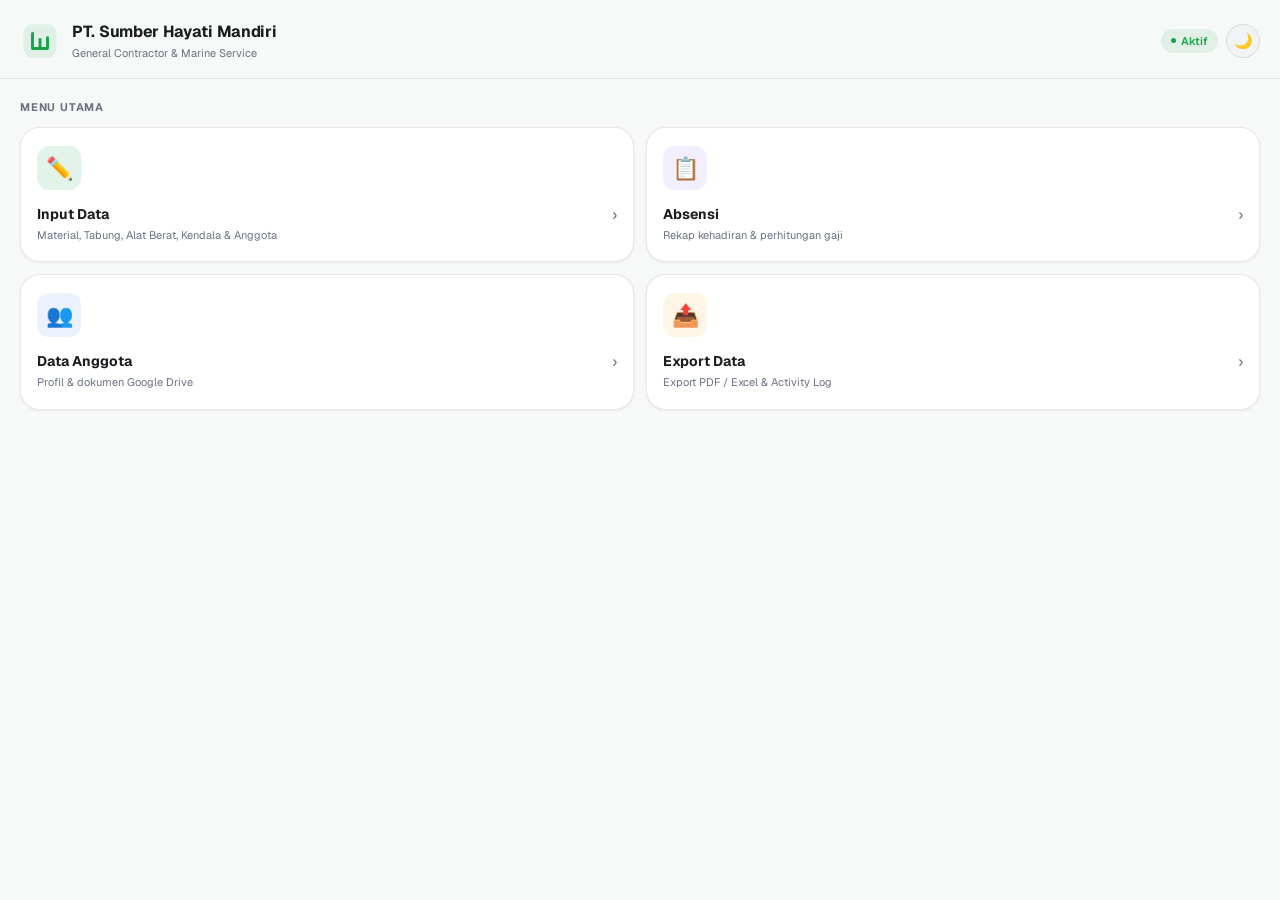
<file: index.html>
<!DOCTYPE html>
<html lang="id" data-theme="dark">
<head>
<meta charset="UTF-8"/>
<meta name="theme-color" id="tc" content="#171b21"/>
<meta name="viewport" content="width=device-width,initial-scale=1.0,maximum-scale=1.0,user-scalable=no"/>
<title>PT. Sumber Hayati Mandiri</title>
<link href="https://fonts.googleapis.com/css2?family=Geist:wght@400;500;600;700;800&family=Geist+Mono:wght@400;500;600&display=swap" rel="stylesheet"/>
<link rel="stylesheet" href="common.css"/>
<style>#home{display:block !important}</style>
</head>
<body>

<div id="home">
  <div class="h-hdr">
    <div class="h-logo">
      <svg class="lsvg" viewBox="0 0 48 48" fill="none" style="width:40px;height:40px">
        <rect x="4" y="4" width="40" height="40" rx="11"/>
        <path d="M15 33V15M15 33H33M24 33V22M33 33V20"
          stroke-width="3.5" stroke-linecap="round" stroke-linejoin="round"/>
      </svg>
    </div>
    <div class="h-info">
      <h1>PT. Sumber Hayati Mandiri</h1>
      <p>General Contractor &amp; Marine Service</p>
    </div>
    <div class="h-right">
      <div class="s-pill">Aktif</div>
      <button class="tbtn" onclick="toggleTheme()">&#9728;&#65039;</button>
    </div>
  </div>
  <div class="h-body">
    <div class="sec-lbl">Menu Utama</div>
    <div class="h-grid">
      <a class="hc" href="input.html">
        <div class="hc-ico ig">&#9999;&#65039;</div>
        <div class="hc-body">
          <div class="hc-row"><span class="hc-title">Input Data</span><span class="hc-arr">&#8250;</span></div>
          <div class="hc-desc">Material, Tabung, Alat Berat, Kendala &amp; Anggota</div>
        </div>
      </a>
      <a class="hc" href="absensi.html">
        <div class="hc-ico iv">&#128203;</div>
        <div class="hc-body">
          <div class="hc-row"><span class="hc-title">Absensi</span><span class="hc-arr">&#8250;</span></div>
          <div class="hc-desc">Rekap kehadiran &amp; perhitungan gaji</div>
        </div>
      </a>
      <a class="hc" href="data-anggota.html">
        <div class="hc-ico ib">&#128101;</div>
        <div class="hc-body">
          <div class="hc-row"><span class="hc-title">Data Anggota</span><span class="hc-arr">&#8250;</span></div>
          <div class="hc-desc">Profil &amp; dokumen Google Drive</div>
        </div>
      </a>
      <a class="hc" href="export.html">
        <div class="hc-ico ia">&#128228;</div>
        <div class="hc-body">
          <div class="hc-row"><span class="hc-title">Export Data</span><span class="hc-arr">&#8250;</span></div>
          <div class="hc-desc">Export PDF / Excel &amp; Activity Log</div>
        </div>
      </a>
    </div>
  </div>
</div>

<div id="toast"></div>
<div id="offline-bar" class="sync-offline-bar">&#128245; Offline &mdash; data disimpan lokal, akan sync otomatis jam 21:00</div>
<script src="common.js"></script>
</body>
</html>
</file>
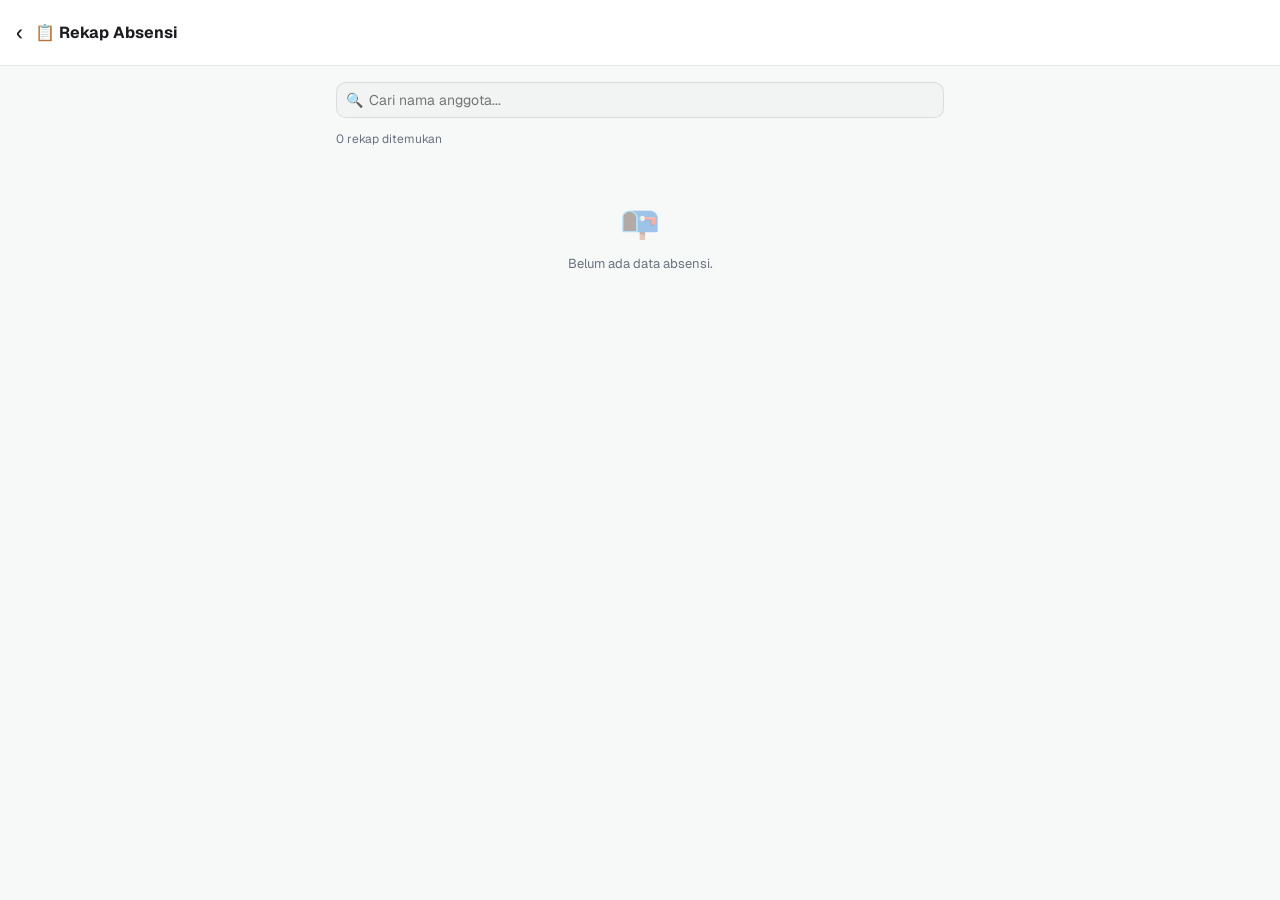
<file: absensi.html>
<!DOCTYPE html>
<html lang="id" data-theme="dark">
<head>
<meta charset="UTF-8"/>
<meta name="theme-color" id="tc" content="#171b21"/>
<meta name="viewport" content="width=device-width,initial-scale=1.0,maximum-scale=1.0,user-scalable=no"/>
<title>Rekap Absensi - PT. SHM</title>
<link href="https://fonts.googleapis.com/css2?family=Geist:wght@400;500;600;700;800&family=Geist+Mono:wght@400;500;600&display=swap" rel="stylesheet"/>
<link rel="stylesheet" href="common.css"/>
<style>
.pg-hdr{display:flex;align-items:center;gap:12px;padding:16px;background:var(--card);border-bottom:1px solid var(--border);position:sticky;top:0;z-index:100}
.pg-hdr h1{font-size:16px;font-weight:700;margin:0}
.pg-body{padding:16px;max-width:640px;margin:0 auto}
</style>
</head>
<body>
<div class="pg-hdr">
  <a href="index.html" style="font-size:22px;text-decoration:none;color:var(--fg)">&#8249;</a>
  <h1>&#128203; Rekap Absensi</h1>
</div>
<div class="pg-body">
  <div class="sw-wrap"><span class="sw-ico">&#128269;</span><input type="text" id="ab_search" placeholder="Cari nama anggota..." oninput="renderAbsensi()"/></div>
  <div class="res-ct" id="ab_ct"></div>
  <div id="ab_list"><div class="loading"><div class="spinner"></div>Memuat rekap absensi...</div></div>
</div>
<div id="toast"></div>
<script src="common.js"></script>
<script>
document.addEventListener('DOMContentLoaded', function(){
  try{ loadAbsensi(); }catch(e){ console.error('Gagal load absensi:', e); }
});
</script>
</body>
</html>
</file>
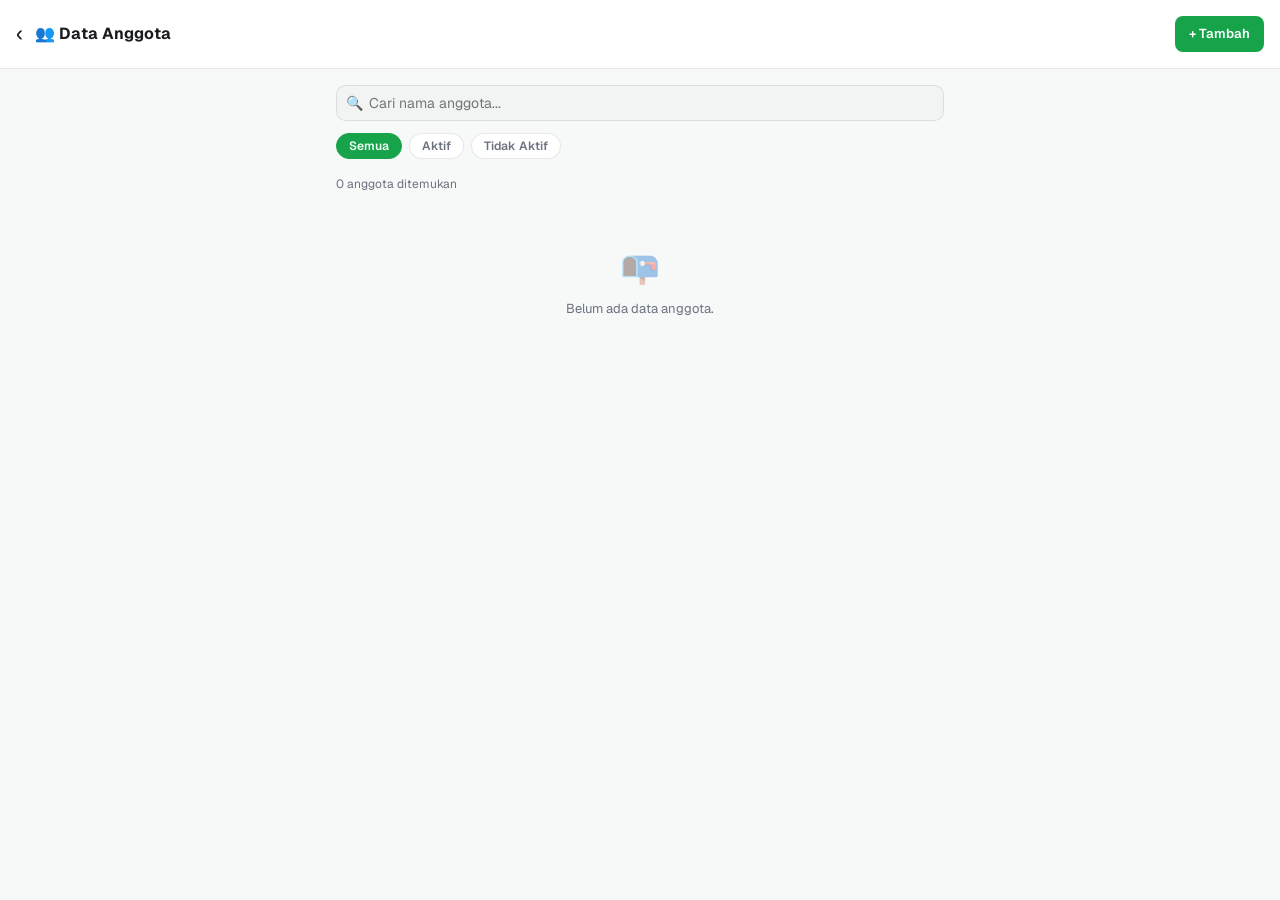
<file: data-anggota.html>
<!DOCTYPE html>
<html lang="id" data-theme="dark">
<head>
<meta charset="UTF-8"/>
<meta name="theme-color" id="tc" content="#171b21"/>
<meta name="viewport" content="width=device-width,initial-scale=1.0,maximum-scale=1.0,user-scalable=no"/>
<title>Data Anggota - PT. SHM</title>
<link href="https://fonts.googleapis.com/css2?family=Geist:wght@400;500;600;700;800&family=Geist+Mono:wght@400;500;600&display=swap" rel="stylesheet"/>
<link rel="stylesheet" href="common.css"/>
<style>
.pg-hdr{display:flex;align-items:center;gap:12px;padding:16px;background:var(--card);border-bottom:1px solid var(--border);position:sticky;top:0;z-index:100}
.pg-hdr h1{font-size:16px;font-weight:700;margin:0}
.pg-body{padding:16px;max-width:640px;margin:0 auto}
</style>
</head>
<body>
<div class="pg-hdr">
  <a href="index.html" style="font-size:22px;text-decoration:none;color:var(--fg)">&#8249;</a>
  <h1 style="flex:1">&#128101; Data Anggota</h1>
  <a href="input-anggota.html" style="text-decoration:none;background:var(--primary);color:#fff;font-size:13px;font-weight:600;padding:8px 14px;border-radius:8px;white-space:nowrap">+ Tambah</a>
</div>
<div class="pg-body">
  <div class="sw-wrap"><span class="sw-ico">&#128269;</span><input type="text" id="mem_search" placeholder="Cari nama anggota..." oninput="renderAnggota()"/></div>
  <div class="f-chips">
    <button class="f-chip on" data-f="semua" onclick="setMF(this)">Semua</button>
    <button class="f-chip" data-f="Aktif" onclick="setMF(this)">Aktif</button>
    <button class="f-chip" data-f="Tidak Aktif" onclick="setMF(this)">Tidak Aktif</button>
  </div>
  <div class="res-ct" id="mem_ct"></div>
  <div id="mem_list"><div class="loading"><div class="spinner"></div>Memuat data anggota...</div></div>
</div>
<div id="toast"></div>
<script src="common.js"></script>
<script>
document.addEventListener('DOMContentLoaded', function(){
  try{ loadAnggota(); }catch(e){ console.error('Gagal load anggota:', e); }
});
</script>
</body>
</html>
</file>
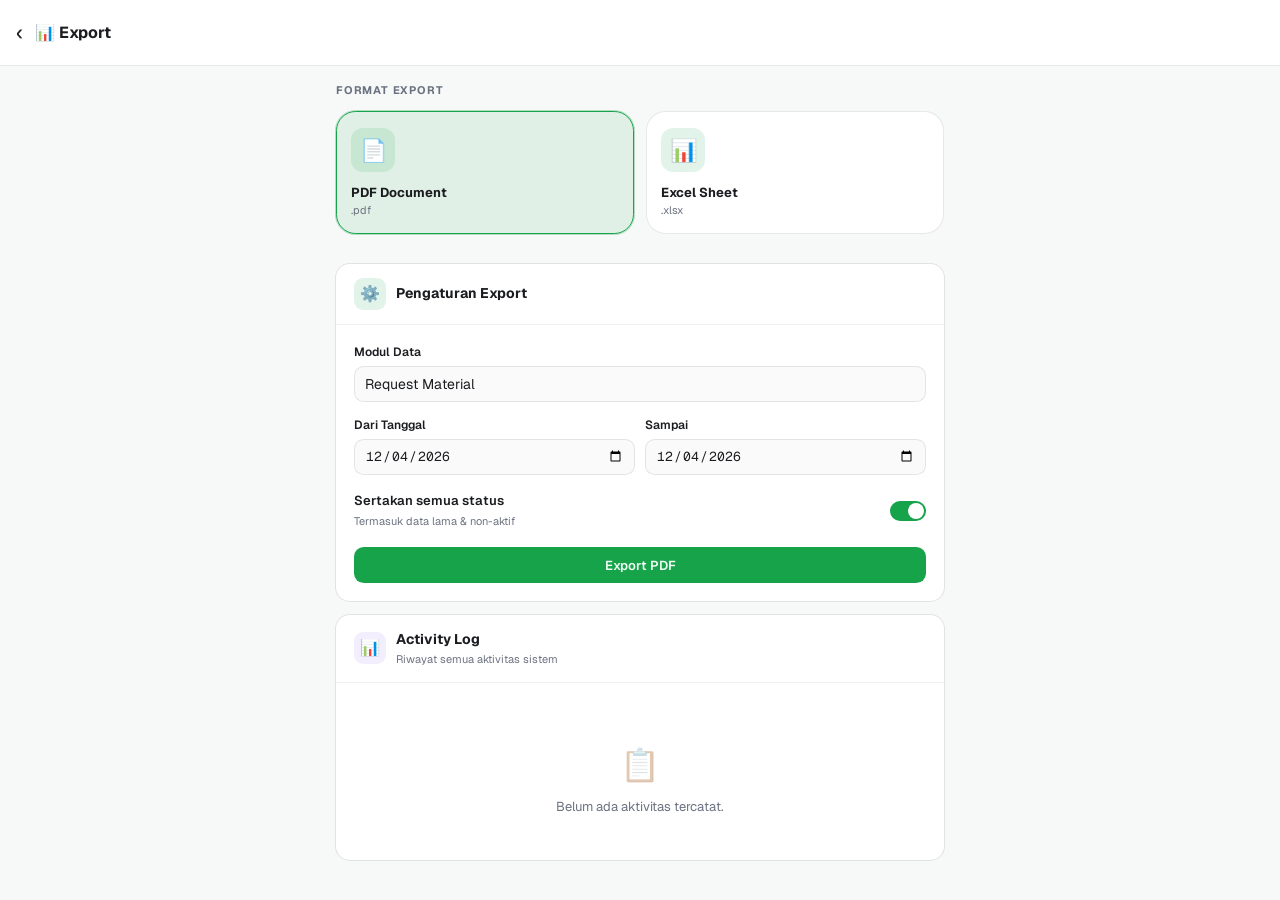
<file: export.html>
<!DOCTYPE html>
<html lang="id" data-theme="dark">
<head>
<meta charset="UTF-8"/>
<meta name="theme-color" id="tc" content="#171b21"/>
<meta name="viewport" content="width=device-width,initial-scale=1.0,maximum-scale=1.0,user-scalable=no"/>
<title>Export - PT. SHM</title>
<link href="https://fonts.googleapis.com/css2?family=Geist:wght@400;500;600;700;800&family=Geist+Mono:wght@400;500;600&display=swap" rel="stylesheet"/>
<link rel="stylesheet" href="common.css"/>
<style>
.pg-hdr{display:flex;align-items:center;gap:12px;padding:16px;background:var(--card);border-bottom:1px solid var(--border);position:sticky;top:0;z-index:100}
.pg-hdr h1{font-size:16px;font-weight:700;margin:0}
.pg-body{padding:16px;max-width:640px;margin:0 auto}
</style>
</head>
<body>
<div class="pg-hdr">
  <a href="index.html" style="font-size:22px;text-decoration:none;color:var(--fg)">&#8249;</a>
  <h1>&#128202; Export</h1>
</div>
<div class="pg-body">
  <div style="padding-bottom:14px">
    <div class="sec-lbl" style="margin-top:0">Format Export</div>
    <div class="fmt-grid">
      <button class="fmt-card sel" id="fmt-pdf" onclick="selFmt('pdf')">
        <div class="fmt-ico">&#128196;</div>
        <div><div class="fmt-ttl">PDF Document</div><div class="fmt-ext">.pdf</div></div>
      </button>
      <button class="fmt-card" id="fmt-xl" onclick="selFmt('excel')">
        <div class="fmt-ico">&#128202;</div>
        <div><div class="fmt-ttl">Excel Sheet</div><div class="fmt-ext">.xlsx</div></div>
      </button>
    </div>
  </div>
  <div class="card">
    <div class="card-hdr"><div class="cico cg">&#9881;&#65039;</div><div><div class="card-ttl">Pengaturan Export</div></div></div>
    <div class="card-body">
      <div class="fs">
        <div class="field"><label class="flbl">Modul Data</label>
          <select id="exp_scope">
            <option value="request_material">Request Material</option>
            <option value="request_alat_berat">Request Alat Berat</option>
            <option value="seri_tabung">Seri Tabung</option>
            <option value="absensi">Absensi</option>
            <option value="laporan_keterlambatan">Laporan Keterlambatan</option>
            <option value="data_anggota">Data Anggota</option>
          </select>
        </div>
        <div class="fr">
          <div class="field"><label class="flbl">Dari Tanggal</label><input type="date" id="exp_dari"/></div>
          <div class="field"><label class="flbl">Sampai</label><input type="date" id="exp_sampai"/></div>
        </div>
        <div class="sw-row">
          <div class="sw-info"><span>Sertakan semua status</span><small>Termasuk data lama &amp; non-aktif</small></div>
          <label class="sw"><input type="checkbox" id="exp_all" checked/><div class="sw-trk"></div><div class="sw-th"></div></label>
        </div>
      </div>
      <div class="brow"><button class="btn btn-p btn-fw" id="exp_btn" onclick="doExport()">Export PDF</button></div>
    </div>
  </div>
  <div class="card">
    <div class="card-hdr"><div class="cico cv">&#128202;</div><div><div class="card-ttl">Activity Log</div><div class="card-sub">Riwayat semua aktivitas sistem</div></div></div>
    <div class="card-body" style="padding-bottom:4px">
      <div id="act_log"><div class="loading"><div class="spinner"></div>Memuat log...</div></div>
    </div>
  </div>
</div>
<div id="toast"></div>
<script src="common.js"></script>
<script>
document.addEventListener('DOMContentLoaded', function(){
  try{ initDates(); }catch(e){}
  try{ loadActLog(); }catch(e){ console.error('Gagal load activity log:', e); }
});
</script>
</body>
</html>
</file>
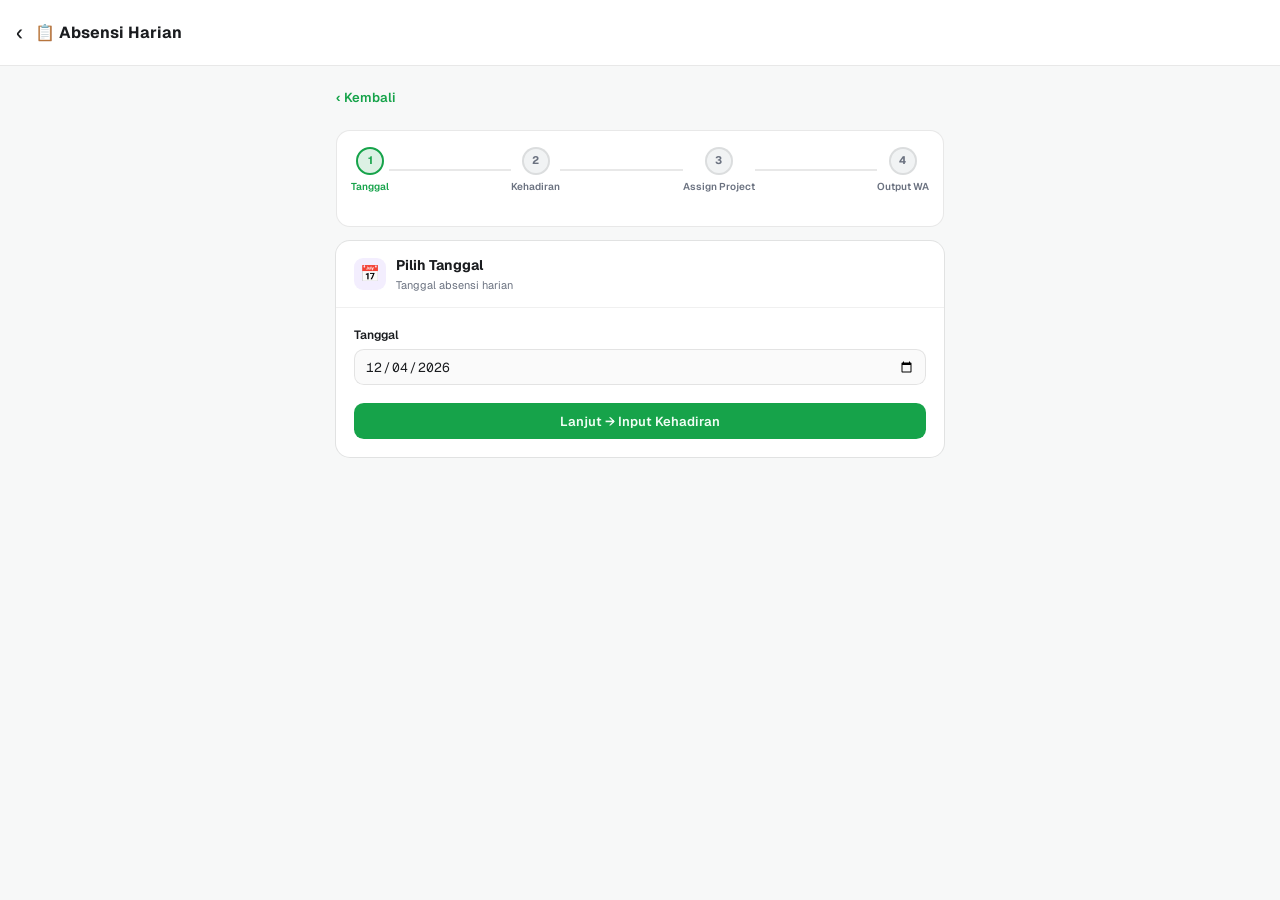
<file: input-absensi-harian.html>
<!DOCTYPE html>
<html lang="id" data-theme="dark">
<head>
<meta charset="UTF-8"/>
<meta name="theme-color" id="tc" content="#171b21"/>
<meta name="viewport" content="width=device-width,initial-scale=1.0,maximum-scale=1.0,user-scalable=no"/>
<title>Absensi Harian - PT. SHM</title>
<link href="https://fonts.googleapis.com/css2?family=Geist:wght@400;500;600;700;800&family=Geist+Mono:wght@400;500;600&display=swap" rel="stylesheet"/>
<link rel="stylesheet" href="common.css"/>
<style>
.pg-hdr{display:flex;align-items:center;gap:12px;padding:16px;background:var(--card);border-bottom:1px solid var(--border);position:sticky;top:0;z-index:100}
.pg-hdr h1{font-size:16px;font-weight:700;margin:0}
.pg-body{padding:16px;max-width:640px;margin:0 auto}
</style>
</head>
<body>
<div class="pg-hdr">
  <a href="input.html" style="font-size:22px;text-decoration:none;color:var(--fg)">&#8249;</a>
  <h1>&#128203; Absensi Harian</h1>
</div>
<div class="pg-body">
        <div class="back-row"><a class="back-lnk" href="input.html">&#8249; Kembali</a></div>

        <!-- STEP INDICATOR -->
        <div style="background:var(--card);border:1px solid var(--border);border-radius:var(--r);padding:16px 14px 12px;margin-bottom:14px">
          <div class="step-ind" id="abh-step-ind">
            <div class="step-wrap"><div class="step-dot active" id="sdot-0">1</div><div class="step-lbl active" id="slbl-0">Tanggal</div></div>
            <div class="step-line" id="sline-0"></div>
            <div class="step-wrap"><div class="step-dot" id="sdot-1">2</div><div class="step-lbl" id="slbl-1">Kehadiran</div></div>
            <div class="step-line" id="sline-1"></div>
            <div class="step-wrap"><div class="step-dot" id="sdot-2">3</div><div class="step-lbl" id="slbl-2">Assign Project</div></div>
            <div class="step-line" id="sline-2"></div>
            <div class="step-wrap"><div class="step-dot" id="sdot-3">4</div><div class="step-lbl" id="slbl-3">Output WA</div></div>
          </div>
        </div>

        <!-- STEP 1: PILIH TANGGAL -->
        <div class="ab-step on" id="abh-step-1">
          <div class="card">
            <div class="card-hdr"><div class="cico cv">&#128197;</div><div><div class="card-ttl">Pilih Tanggal</div><div class="card-sub">Tanggal absensi harian</div></div></div>
            <div class="card-body">
              <div class="field"><label class="flbl">Tanggal</label><input type="date" id="abh_tgl"/></div>
              <div class="brow" style="margin-top:18px">
                <button class="btn btn-p btn-fw" onclick="abh_toStep2()">Lanjut &rarr; Input Kehadiran</button>
              </div>
            </div>
          </div>
        </div>

        <!-- STEP 2: LIST ANGGOTA + STATUS -->
        <div class="ab-step" id="abh-step-2">
          <div class="card">
            <div class="card-hdr">
              <div class="cico cv">&#128101;</div>
              <div style="flex:1">
                <div class="card-ttl">Kehadiran Anggota</div>
                <div class="card-sub" id="abh_tgl_lbl">—</div>
              </div>
            </div>
            <div style="padding:10px 12px 0;border-bottom:1px solid var(--border2)">
              <div style="display:flex;gap:6px;align-items:center;padding-bottom:10px">
                <span style="font-size:11px;font-weight:700;color:var(--muted-fg)">Tandai semua:</span>
                <button class="btn btn-sm btn-o" onclick="abh_markAll('Masuk')">Masuk</button>
                <button class="btn btn-sm btn-o" onclick="abh_markAll('Libur')">Libur</button>
              </div>
            </div>
            <div id="abh_anggota_list">
              <div class="loading"><div class="spinner"></div>Memuat anggota...</div>
            </div>
            <div style="padding:14px">
              <div style="display:flex;gap:8px">
                <button class="btn btn-o" onclick="abh_toStep1()">&larr; Kembali</button>
                <button class="btn btn-p" style="flex:1" onclick="abh_toStep3()">Lanjut &rarr; Assign Project</button>
              </div>
            </div>
          </div>
        </div>

        <!-- STEP 3: ASSIGN KE PROJECT -->
        <div class="ab-step" id="abh-step-3">
          <div class="card" style="margin-bottom:10px">
            <div class="card-hdr"><div class="cico cg">&#127959;&#65039;</div><div><div class="card-ttl">Assign ke Project</div><div class="card-sub">Centang anggota yang masuk tiap project</div></div></div>
            <div class="card-body" style="padding-bottom:8px">
              <div class="proj-chip-add">
                <input type="text" id="abh_new_proj" placeholder="Nama project baru..." style="height:34px"/>
                <button class="btn btn-o" onclick="abh_addProject()">+ Tambah</button>
              </div>
            </div>
          </div>
          <div id="abh_proj_list"></div>
          <div style="display:flex;gap:8px;margin-bottom:14px">
            <button class="btn btn-o" onclick="abh_toStep2()">&larr; Kembali</button>
            <button class="btn btn-p" style="flex:1" onclick="abh_toStep4()">Lanjut &rarr; Output WA</button>
          </div>
        </div>

        <!-- STEP 4: OUTPUT WA -->
        <div class="ab-step" id="abh-step-4">
          <!-- Output 1: List Manpower per Project -->
          <div class="card" style="margin-bottom:12px">
            <div class="card-hdr"><div class="cico ct">&#128172;</div><div><div class="card-ttl">List Manpower per Project</div><div class="card-sub">Format WhatsApp siap kirim</div></div></div>
            <div class="card-body">
              <div class="wa-out-box" id="abh_out_list"></div>
              <div class="brow">
                <button class="btn btn-p" onclick="abh_copyList()">&#128203; Salin List Manpower</button>
              </div>
            </div>
          </div>
          <!-- Output 2: Rekap Jumlah -->
          <div class="card" style="margin-bottom:12px">
            <div class="card-hdr"><div class="cico ca">&#128202;</div><div><div class="card-ttl">Rekap Jumlah Manpower</div><div class="card-sub">Total manpower per project</div></div></div>
            <div class="card-body">
              <div class="wa-out-box" id="abh_out_rekap"></div>
              <div class="brow">
                <button class="btn btn-p" onclick="abh_copyRekap()">&#128203; Salin Rekap Jumlah</button>
              </div>
            </div>
          </div>
          <div style="display:flex;gap:8px;margin-bottom:14px">
            <button class="btn btn-o" onclick="abh_toStep3()">&larr; Ubah Project</button>
            <button class="btn btn-g" style="flex:1" onclick="abh_saveAll()">&#128190; Simpan ke Spreadsheet</button>
          </div>
        </div>

      </div><!-- /sub-absensi-harian -->
</div>
<div id="toast"></div>
<script src="common.js"></script>
</body>
</html>
</file>
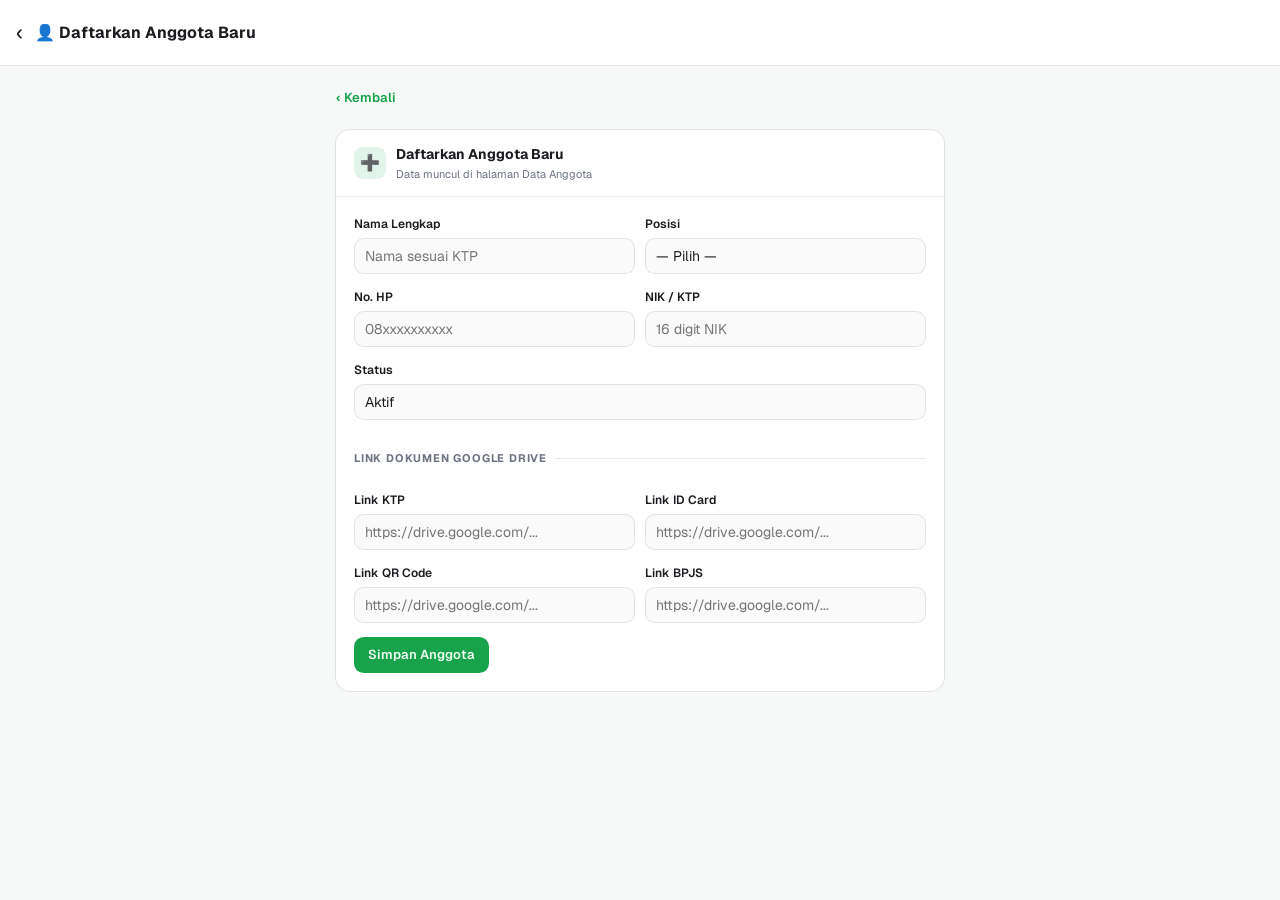
<file: input-anggota.html>
<!DOCTYPE html>
<html lang="id" data-theme="dark">
<head>
<meta charset="UTF-8"/>
<meta name="theme-color" id="tc" content="#171b21"/>
<meta name="viewport" content="width=device-width,initial-scale=1.0,maximum-scale=1.0,user-scalable=no"/>
<title>Daftarkan Anggota Baru - PT. SHM</title>
<link href="https://fonts.googleapis.com/css2?family=Geist:wght@400;500;600;700;800&family=Geist+Mono:wght@400;500;600&display=swap" rel="stylesheet"/>
<link rel="stylesheet" href="common.css"/>
<style>
.pg-hdr{display:flex;align-items:center;gap:12px;padding:16px;background:var(--card);border-bottom:1px solid var(--border);position:sticky;top:0;z-index:100}
.pg-hdr h1{font-size:16px;font-weight:700;margin:0}
.pg-body{padding:16px;max-width:640px;margin:0 auto}
</style>
</head>
<body>
<div class="pg-hdr">
  <a href="input.html" style="font-size:22px;text-decoration:none;color:var(--fg)">&#8249;</a>
  <h1>&#128100; Daftarkan Anggota Baru</h1>
</div>
<div class="pg-body">
        <div class="back-row"><a class="back-lnk" href="input.html">&#8249; Kembali</a></div>
        <div class="card">
          <div class="card-hdr"><div class="cico cg">&#10133;</div><div><div class="card-ttl">Daftarkan Anggota Baru</div><div class="card-sub">Data muncul di halaman Data Anggota</div></div></div>
          <div class="card-body">
            <div class="fs">
              <div class="fr">
                <div class="field"><label class="flbl">Nama Lengkap</label><input type="text" id="an_nama" placeholder="Nama sesuai KTP"/></div>
                <div class="field"><label class="flbl">Posisi</label>
                  <select id="an_pos"><option value="">— Pilih —</option><option>Fitter</option><option>Welder</option><option>Helper</option><option>Piping</option></select>
                </div>
              </div>
              <div class="fr">
                <div class="field"><label class="flbl">No. HP</label><input type="tel" id="an_hp" placeholder="08xxxxxxxxxx"/></div>
                <div class="field"><label class="flbl">NIK / KTP</label><input type="text" id="an_nik" placeholder="16 digit NIK" maxlength="16"/></div>
              </div>
              <div class="field"><label class="flbl">Status</label>
                <select id="an_stat"><option value="Aktif">Aktif</option><option value="Tidak Aktif">Tidak Aktif</option></select>
              </div>
              <div class="dlbl">Link Dokumen Google Drive</div>
              <div class="fr">
                <div class="field"><label class="flbl">Link KTP</label><input type="url" id="an_lktp" placeholder="https://drive.google.com/..."/></div>
                <div class="field"><label class="flbl">Link ID Card</label><input type="url" id="an_lid" placeholder="https://drive.google.com/..."/></div>
              </div>
              <div class="fr">
                <div class="field"><label class="flbl">Link QR Code</label><input type="url" id="an_lqr" placeholder="https://drive.google.com/..."/></div>
                <div class="field"><label class="flbl">Link BPJS</label><input type="url" id="an_lbpjs" placeholder="https://drive.google.com/..."/></div>
              </div>
            </div>
            <div class="brow"><button class="btn btn-p" onclick="saveAnggota()">Simpan Anggota</button></div>
          </div>
        </div>
      </div>
</div>
<div id="toast"></div>
<script src="common.js"></script>
</body>
</html>
</file>
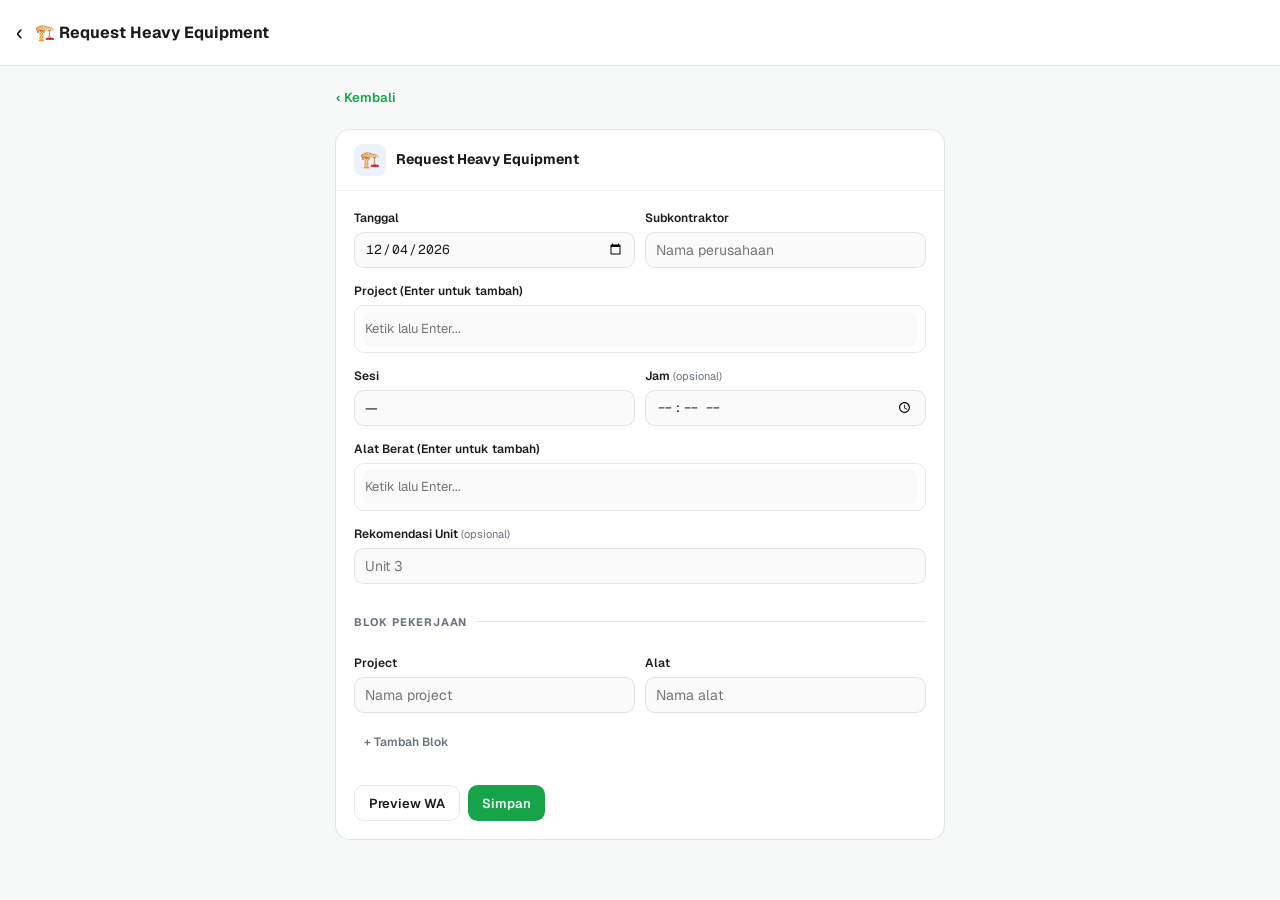
<file: input-he.html>
<!DOCTYPE html>
<html lang="id" data-theme="dark">
<head>
<meta charset="UTF-8"/>
<meta name="theme-color" id="tc" content="#171b21"/>
<meta name="viewport" content="width=device-width,initial-scale=1.0,maximum-scale=1.0,user-scalable=no"/>
<title>Request Heavy Equipment - PT. SHM</title>
<link href="https://fonts.googleapis.com/css2?family=Geist:wght@400;500;600;700;800&family=Geist+Mono:wght@400;500;600&display=swap" rel="stylesheet"/>
<link rel="stylesheet" href="common.css"/>
<style>
.pg-hdr{display:flex;align-items:center;gap:12px;padding:16px;background:var(--card);border-bottom:1px solid var(--border);position:sticky;top:0;z-index:100}
.pg-hdr h1{font-size:16px;font-weight:700;margin:0}
.pg-body{padding:16px;max-width:640px;margin:0 auto}
</style>
</head>
<body>
<div class="pg-hdr">
  <a href="input.html" style="font-size:22px;text-decoration:none;color:var(--fg)">&#8249;</a>
  <h1>&#127959;&#65039; Request Heavy Equipment</h1>
</div>
<div class="pg-body">
        <div class="back-row"><a class="back-lnk" href="input.html">&#8249; Kembali</a></div>
        <div class="card">
          <div class="card-hdr"><div class="cico cb">&#127959;&#65039;</div><div><div class="card-ttl">Request Heavy Equipment</div></div></div>
          <div class="card-body">
            <div class="fs">
              <div class="fr">
                <div class="field"><label class="flbl">Tanggal</label><input type="date" id="a_tgl"/></div>
                <div class="field"><label class="flbl">Subkontraktor</label><input type="text" id="a_subkon" placeholder="Nama perusahaan"/></div>
              </div>
              <div class="field"><label class="flbl">Project (Enter untuk tambah)</label>
                <div class="tags" id="a_proj_wrap" onclick="this.querySelector('.tinput').focus()">
                  <input class="tinput" placeholder="Ketik lalu Enter..." onkeydown="addTag(event,'a_proj_wrap','a_projs')"/>
                </div>
                <input type="hidden" id="a_projs" value="[]"/>
              </div>
              <div class="fr">
                <div class="field"><label class="flbl">Sesi</label>
                  <select id="a_waktu"><option value="">—</option><option>Pagi</option><option>Siang</option><option>Malam</option></select>
                </div>
                <div class="field"><label class="flbl">Jam <span class="opt">(opsional)</span></label><input type="time" id="a_jam"/></div>
              </div>
              <div class="field"><label class="flbl">Alat Berat (Enter untuk tambah)</label>
                <div class="tags" id="a_alat_wrap" onclick="this.querySelector('.tinput').focus()">
                  <input class="tinput" placeholder="Ketik lalu Enter..." onkeydown="addTag(event,'a_alat_wrap','a_alats')"/>
                </div>
                <input type="hidden" id="a_alats" value="[]"/>
              </div>
              <div class="field"><label class="flbl">Rekomendasi Unit <span class="opt">(opsional)</span></label><input type="text" id="a_rekom" placeholder="Unit 3"/></div>
              <div class="dlbl">Blok Pekerjaan</div>
              <div class="fr">
                <div class="field"><label class="flbl">Project</label><input type="text" id="bp_proj" placeholder="Nama project"/></div>
                <div class="field"><label class="flbl">Alat</label><input type="text" id="bp_alat" placeholder="Nama alat"/></div>
              </div>
              <button class="btn btn-g btn-sm" style="width:fit-content" onclick="addBlok()">+ Tambah Blok</button>
              <div id="blok_list"></div>
              <input type="hidden" id="a_blok" value="[]"/>
            </div>
            <div class="brow">
              <button class="btn btn-o" onclick="prevAlat()">Preview WA</button>
              <button class="btn btn-p" onclick="saveAlat()">Simpan</button>
            </div>
          </div>
        </div>
        <div class="card" id="a_prev_card" style="display:none">
          <div class="card-hdr"><div class="cico ct">&#128172;</div><div><div class="card-ttl">Preview WhatsApp</div></div></div>
          <div class="card-body"><div class="pre-box" id="a_prev"></div>
            <div class="brow"><button class="btn btn-g btn-sm" onclick="copyEl('a_prev')">Salin Teks</button></div>
          </div>
        </div>
      </div>
</div>
<div id="toast"></div>
<script src="common.js"></script>
</body>
</html>
</file>
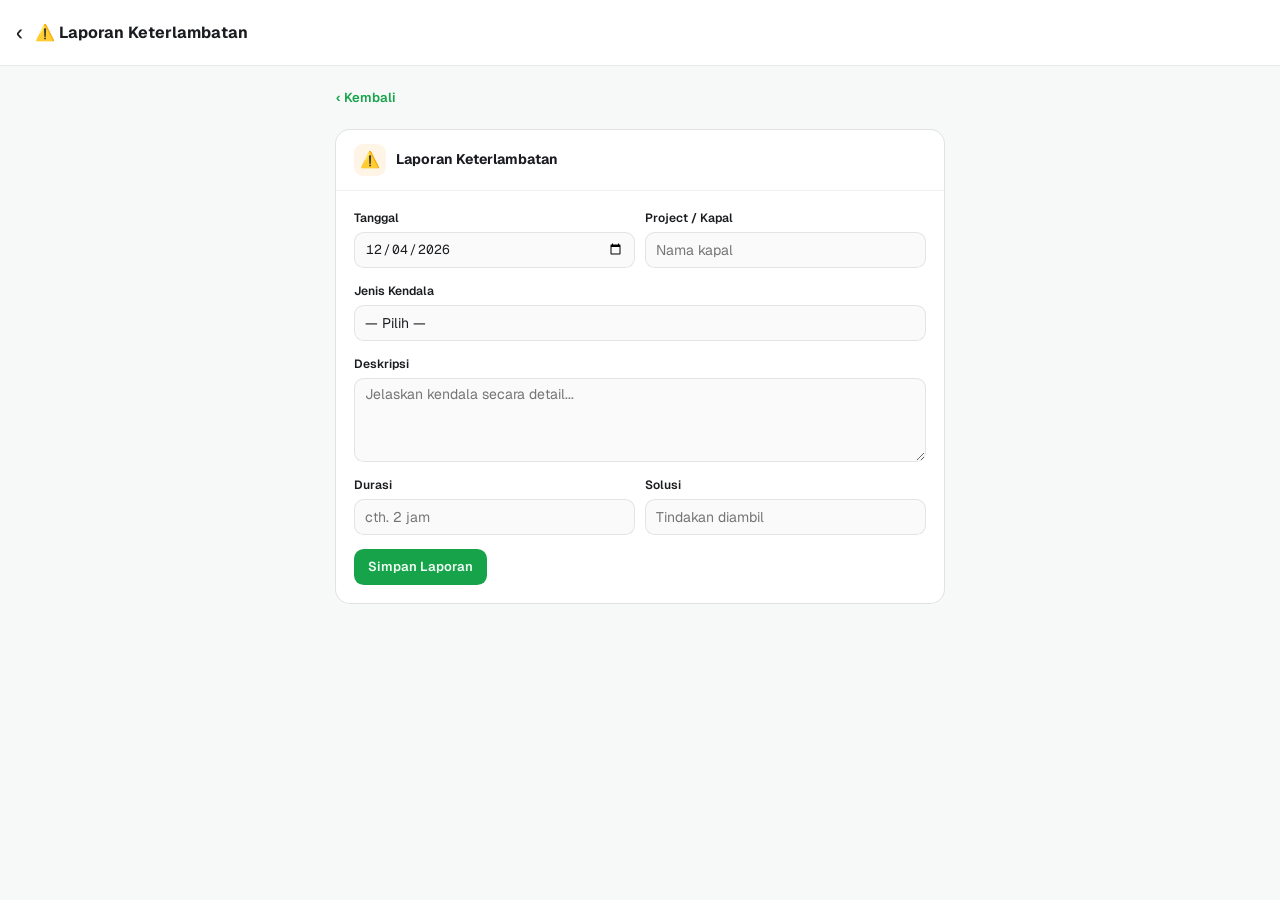
<file: input-kendala.html>
<!DOCTYPE html>
<html lang="id" data-theme="dark">
<head>
<meta charset="UTF-8"/>
<meta name="theme-color" id="tc" content="#171b21"/>
<meta name="viewport" content="width=device-width,initial-scale=1.0,maximum-scale=1.0,user-scalable=no"/>
<title>Laporan Keterlambatan - PT. SHM</title>
<link href="https://fonts.googleapis.com/css2?family=Geist:wght@400;500;600;700;800&family=Geist+Mono:wght@400;500;600&display=swap" rel="stylesheet"/>
<link rel="stylesheet" href="common.css"/>
<style>
.pg-hdr{display:flex;align-items:center;gap:12px;padding:16px;background:var(--card);border-bottom:1px solid var(--border);position:sticky;top:0;z-index:100}
.pg-hdr h1{font-size:16px;font-weight:700;margin:0}
.pg-body{padding:16px;max-width:640px;margin:0 auto}
</style>
</head>
<body>
<div class="pg-hdr">
  <a href="input.html" style="font-size:22px;text-decoration:none;color:var(--fg)">&#8249;</a>
  <h1>&#9888;&#65039; Laporan Keterlambatan</h1>
</div>
<div class="pg-body">
        <div class="back-row"><a class="back-lnk" href="input.html">&#8249; Kembali</a></div>
        <div class="card">
          <div class="card-hdr"><div class="cico ca">&#9888;&#65039;</div><div><div class="card-ttl">Laporan Keterlambatan</div></div></div>
          <div class="card-body">
            <div class="fs">
              <div class="fr">
                <div class="field"><label class="flbl">Tanggal</label><input type="date" id="k_tgl"/></div>
                <div class="field"><label class="flbl">Project / Kapal</label><input type="text" id="k_proj" placeholder="Nama kapal"/></div>
              </div>
              <div class="field"><label class="flbl">Jenis Kendala</label>
                <select id="k_jenis"><option value="">— Pilih —</option><option>Keterlambatan Material</option><option>Kerusakan Alat</option><option>Cuaca</option><option>SDM</option><option>Lainnya</option></select>
              </div>
              <div class="field"><label class="flbl">Deskripsi</label><textarea id="k_desk" placeholder="Jelaskan kendala secara detail..."></textarea></div>
              <div class="fr">
                <div class="field"><label class="flbl">Durasi</label><input type="text" id="k_dur" placeholder="cth. 2 jam"/></div>
                <div class="field"><label class="flbl">Solusi</label><input type="text" id="k_sol" placeholder="Tindakan diambil"/></div>
              </div>
            </div>
            <div class="brow"><button class="btn btn-p" onclick="saveKendala()">Simpan Laporan</button></div>
          </div>
        </div>
      </div>
</div>
<div id="toast"></div>
<script src="common.js"></script>
</body>
</html>
</file>
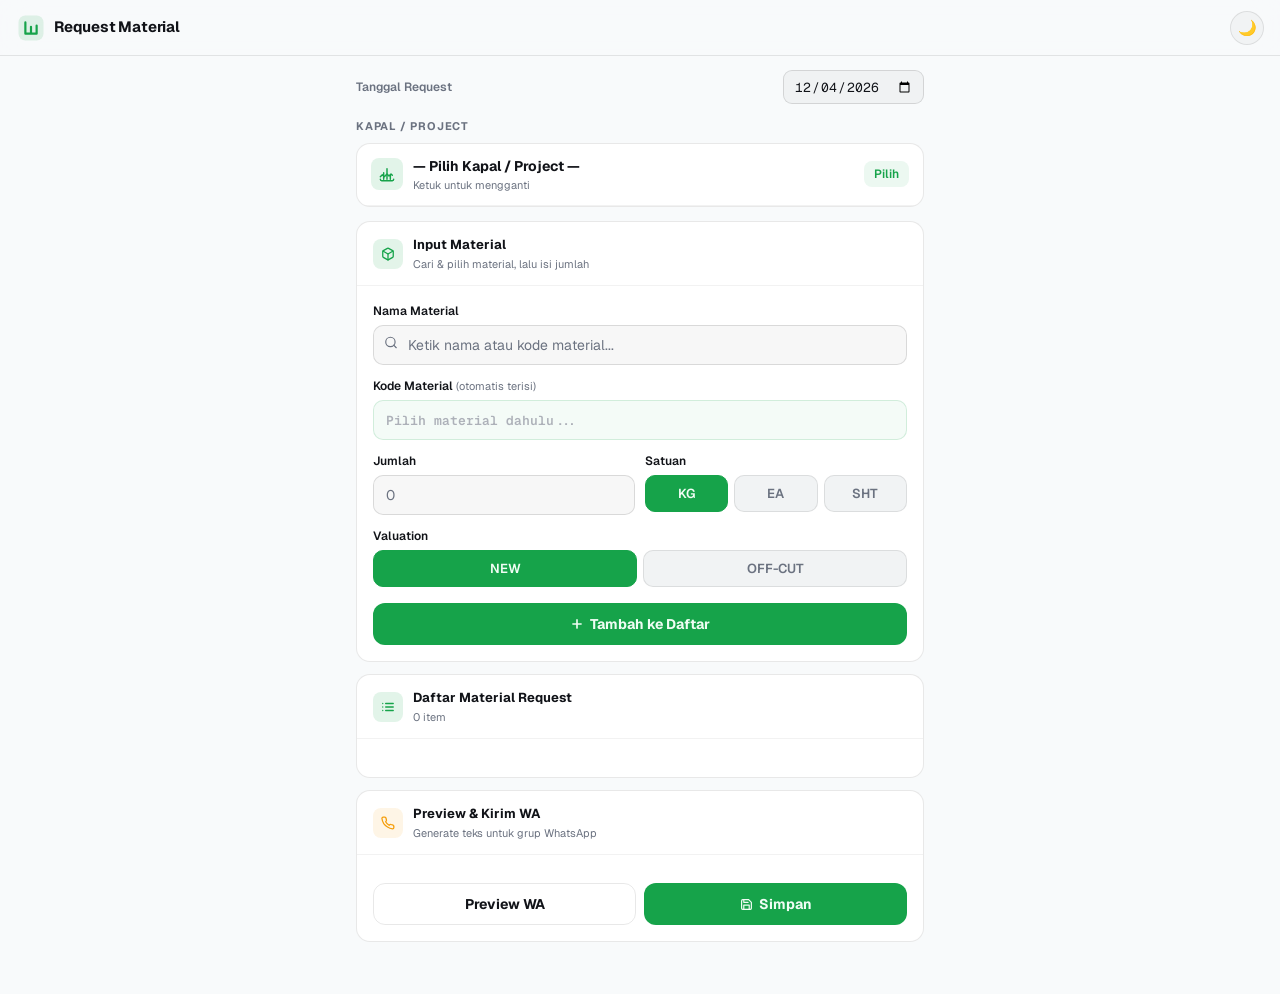
<file: input-material (3).html>
<!DOCTYPE html>
<html lang="id" data-theme="dark">
<head>
<meta charset="UTF-8"/>
<meta name="viewport" content="width=device-width,initial-scale=1.0,maximum-scale=1.0,user-scalable=no"/>
<meta name="mobile-web-app-capable" content="yes"/>
<meta name="apple-mobile-web-app-capable" content="yes"/>
<meta name="theme-color" id="tc" content="#0f1117"/>
<title>Input Material — PT. SHM</title>
<link href="https://fonts.googleapis.com/css2?family=Geist:wght@400;500;600;700;800&family=Geist+Mono:wght@400;600&display=swap" rel="stylesheet"/>
<style>
:root{
  --bg:#f8fafb;--fg:#111318;--card:#fff;
  --muted:#f1f3f4;--muted-fg:#6b7280;
  --primary:#16a34a;--primary-fg:#f0fdf4;
  --p8:rgba(22,163,74,.08);--p12:rgba(22,163,74,.12);
  --p15:rgba(22,163,74,.15);--p30:rgba(22,163,74,.30);
  --border:rgba(0,0,0,.09);--border2:rgba(0,0,0,.05);
  --ib:rgba(0,0,0,.03);--ibr:rgba(0,0,0,.12);
  --ring:#16a34a;
  --red:#dc2626;--r10:rgba(220,38,38,.10);--r20:rgba(220,38,38,.18);
  --amber:#f59e0b;--a10:rgba(245,158,11,.10);
  --blue:#3b82f6;--b10:rgba(59,130,246,.10);
  --r:0.875rem;
}
[data-theme=dark]{
  --bg:#0f1117;--fg:#f1f5f9;--card:#161b24;
  --muted:#1e2533;--muted-fg:#8b9ab1;
  --primary:#22c55e;--primary-fg:#052e16;
  --p8:rgba(34,197,94,.08);--p12:rgba(34,197,94,.12);
  --p15:rgba(34,197,94,.15);--p30:rgba(34,197,94,.30);
  --border:rgba(255,255,255,.07);--border2:rgba(255,255,255,.04);
  --ib:rgba(255,255,255,.04);--ibr:rgba(255,255,255,.10);
  --ring:#22c55e;
  --red:#f87171;--r10:rgba(248,113,113,.12);--r20:rgba(248,113,113,.22);
  --amber:#fbbf24;--a10:rgba(251,191,36,.10);
  --blue:#60a5fa;--b10:rgba(96,165,250,.10);
}
*,*::before,*::after{box-sizing:border-box;margin:0;padding:0}
html{-webkit-tap-highlight-color:transparent}
body{font-family:'Geist',-apple-system,sans-serif;font-size:14px;line-height:1.5;
  color:var(--fg);background:var(--bg);min-height:100dvh;-webkit-font-smoothing:antialiased}
button{font-family:inherit;cursor:pointer;border:none;background:none;color:inherit}
/* HEADER */
.hdr{position:sticky;top:0;z-index:50;display:flex;align-items:center;gap:10px;
  height:56px;padding:0 16px;
  background:color-mix(in srgb,var(--bg) 85%,transparent);
  backdrop-filter:blur(16px);-webkit-backdrop-filter:blur(16px);
  border-bottom:1px solid var(--border)}
.hdr-logo{display:flex;align-items:center;gap:8px;flex:1;min-width:0}
.hdr-logo svg rect{fill:var(--p12)}
.hdr-logo svg path{stroke:var(--primary)}
.hdr-ttl{font-size:15px;font-weight:700;letter-spacing:-.2px;
  white-space:nowrap;overflow:hidden;text-overflow:ellipsis}
.hdr-right{display:flex;align-items:center;gap:6px;flex-shrink:0}
.icon-btn{width:34px;height:34px;border-radius:50%;
  display:flex;align-items:center;justify-content:center;
  background:var(--muted);border:1px solid var(--border);font-size:15px;transition:background .15s}
.icon-btn:hover{background:var(--p12)}
/* BODY */
.body{padding:14px 16px;max-width:600px;margin:0 auto;padding-bottom:40px}
/* SECTION LABEL */
.slbl{font-size:11px;font-weight:700;text-transform:uppercase;letter-spacing:.8px;
  color:var(--muted-fg);margin-bottom:8px}
/* DATE ROW */
.date-row{display:flex;align-items:center;justify-content:space-between;margin-bottom:14px}
.date-row label{font-size:12px;font-weight:600;color:var(--muted-fg)}
input[type=date]{font-family:'Geist Mono',monospace;font-size:13px;color:var(--fg);
  background:var(--ib);border:1px solid var(--ibr);border-radius:9px;
  padding:0 10px;height:34px;outline:none;transition:border-color .15s,box-shadow .15s}
input[type=date]:focus{border-color:var(--ring);box-shadow:0 0 0 3px var(--p15)}
/* KAPAL CARD */
.kapal-card{background:var(--card);border:1px solid var(--border);
  border-radius:var(--r);overflow:hidden;margin-bottom:14px}
.kapal-sel-row{display:flex;align-items:center;gap:10px;padding:12px 14px;
  border-bottom:1px solid var(--border2);cursor:pointer}
.kapal-ico{width:32px;height:32px;border-radius:8px;background:var(--p12);
  color:var(--primary);display:flex;align-items:center;justify-content:center;flex-shrink:0}
.kapal-name{font-size:14px;font-weight:700;flex:1;min-width:0;
  white-space:nowrap;overflow:hidden;text-overflow:ellipsis}
.kapal-hint{font-size:11px;color:var(--muted-fg)}
.kapal-chg{font-size:12px;font-weight:600;color:var(--primary);
  padding:5px 10px;border-radius:8px;background:var(--p8);flex-shrink:0}
.kapal-chg:hover{background:var(--p15)}
.kdd{display:none;border-top:1px solid var(--border2)}
.kdd.open{display:block}
.kdd-list{max-height:180px;overflow-y:auto}
.kdd-item{display:flex;align-items:center;justify-content:space-between;
  padding:10px 14px;font-size:13px;font-weight:500;
  border-bottom:1px solid var(--border2);cursor:pointer;transition:background .1s}
.kdd-item:last-child{border-bottom:none}
.kdd-item:hover{background:var(--p8)}
.kdd-item.on{color:var(--primary);font-weight:700;background:var(--p8)}
.kdd-chk{color:var(--primary);font-size:14px}
.kdd-empty{padding:14px;text-align:center;font-size:13px;color:var(--muted-fg)}
.kdd-actions{display:grid;grid-template-columns:1fr 1fr;border-top:1px solid var(--border2)}
.kdd-act{display:flex;align-items:center;justify-content:center;gap:6px;
  padding:10px;font-size:12px;font-weight:600;color:var(--muted-fg);transition:background .15s,color .15s}
.kdd-act:hover{background:var(--muted)}
.kdd-act.add:hover{color:var(--primary)}
.kdd-act.del:hover{color:var(--red)}
.kdd-act:first-child{border-right:1px solid var(--border2)}
.kdd-addform{display:none;padding:12px 14px;border-top:1px solid var(--border2);flex-direction:column;gap:8px}
.kdd-addform.open{display:flex}
/* CARD */
.card{background:var(--card);border:1px solid var(--border);border-radius:var(--r);
  overflow:hidden;margin-bottom:12px}
.card-hdr{padding:13px 16px;border-bottom:1px solid var(--border2);
  display:flex;align-items:center;gap:10px}
.cico{width:30px;height:30px;border-radius:8px;
  display:flex;align-items:center;justify-content:center;font-size:15px;flex-shrink:0}
.cg{background:var(--p12)} .ca{background:var(--a10)} .cb{background:var(--b10)}
.card-ttl{font-size:13px;font-weight:700}
.card-sub{font-size:11px;color:var(--muted-fg);margin-top:1px}
.card-body{padding:16px}
/* FORM */
.fs{display:flex;flex-direction:column;gap:12px}
.fr{display:grid;grid-template-columns:1fr 1fr;gap:10px}
.fr3{display:grid;grid-template-columns:1fr 1fr 1fr;gap:10px}
@media(max-width:380px){.fr,.fr3{grid-template-columns:1fr}}
.field{display:flex;flex-direction:column;gap:5px}
.flbl{font-size:12px;font-weight:600;color:var(--fg)}
.flbl .opt{font-weight:400;color:var(--muted-fg);font-size:11px}
input[type=number],input[type=text]{
  font-family:'Geist',sans-serif;font-size:14px;color:var(--fg);
  background:var(--ib);border:1px solid var(--ibr);border-radius:10px;
  padding:0 12px;width:100%;height:40px;outline:none;
  transition:border-color .15s,box-shadow .15s}
input[type=number]:focus,input[type=text]:focus{
  border-color:var(--ring);box-shadow:0 0 0 3px var(--p15)}
input::placeholder{color:var(--muted-fg)}
input[readonly]{opacity:.55;cursor:default}
select{font-family:'Geist',sans-serif;font-size:14px;color:var(--fg);
  background:var(--ib);border:1px solid var(--ibr);border-radius:10px;
  padding:0 12px;width:100%;height:40px;outline:none;-webkit-appearance:none;appearance:none;
  background-image:url("data:image/svg+xml,%3Csvg xmlns='http://www.w3.org/2000/svg' width='12' height='12' viewBox='0 0 24 24' fill='none' stroke='%238b9ab1' stroke-width='2.5' stroke-linecap='round'%3E%3Cpath d='M6 9l6 6 6-6'/%3E%3C/svg%3E");
  background-repeat:no-repeat;background-position:right 12px center;padding-right:34px;
  transition:border-color .15s,box-shadow .15s}
select:focus{border-color:var(--ring);box-shadow:0 0 0 3px var(--p15)}
/* TOGGLE BUTTONS */
.toggle2{display:grid;grid-template-columns:1fr 1fr;gap:6px}
.toggle3{display:grid;grid-template-columns:1fr 1fr 1fr;gap:6px}
.tbtn{padding:9px 0;border-radius:10px;font-size:13px;font-weight:600;
  border:1.5px solid var(--border);color:var(--muted-fg);background:var(--muted);transition:all .15s}
.tbtn.on{background:var(--primary);color:var(--primary-fg);border-color:var(--primary)}
/* KODE FIELD */
.kode-inp{font-family:'Geist Mono',monospace!important;font-size:13px!important;
  color:var(--primary)!important;font-weight:600!important;
  background:var(--p8)!important;border-color:var(--p30)!important}
/* MATERIAL SEARCH */
.msw{position:relative}
.msw-ico{position:absolute;left:11px;top:50%;transform:translateY(-50%);
  color:var(--muted-fg);pointer-events:none}
.msw-ico svg{width:14px;height:14px;stroke:currentColor;fill:none;stroke-width:2;stroke-linecap:round;stroke-linejoin:round}
.msw input{padding-left:34px}
.mres{display:none;position:absolute;top:calc(100% + 4px);left:0;right:0;
  background:var(--card);border:1px solid var(--border);border-radius:12px;
  overflow:hidden;z-index:30;box-shadow:0 8px 24px rgba(0,0,0,.15);max-height:210px;overflow-y:auto}
.mres.open{display:block}
.mri{display:flex;align-items:center;justify-content:space-between;
  padding:10px 14px;font-size:13px;border-bottom:1px solid var(--border2);cursor:pointer;transition:background .1s}
.mri:last-child{border-bottom:none}
.mri:hover{background:var(--p8)}
.mri-name{font-weight:600;color:var(--fg)}
.mri-kode{font-size:10px;color:var(--muted-fg);font-family:'Geist Mono',monospace;margin-top:1px}
.mri-kat{font-size:10px;font-weight:700;padding:2px 7px;border-radius:6px;flex-shrink:0;margin-left:8px}
.mk-c{background:var(--p12);color:var(--primary)}
.mk-r{background:var(--a10);color:var(--amber)}
.mres-empty{padding:14px;text-align:center;font-size:13px;color:var(--muted-fg)}
/* SELECTED MATERIAL CHIP */
.msel{display:none;align-items:center;gap:10px;
  background:var(--p8);border:1px solid var(--p30);border-radius:10px;padding:9px 12px;margin-top:8px}
.msel.show{display:flex}
.msel-kode{font-family:'Geist Mono',monospace;font-size:12px;font-weight:600;
  color:var(--primary);background:var(--p12);padding:3px 8px;border-radius:6px;flex-shrink:0}
.msel-name{font-size:12px;font-weight:700;flex:1;min-width:0;
  white-space:nowrap;overflow:hidden;text-overflow:ellipsis}
.msel-clear{font-size:18px;color:var(--muted-fg);line-height:1;padding:2px;transition:color .15s}
.msel-clear:hover{color:var(--red)}
/* UKURAN (raw only) */
.ukuran-wrap{display:none}
.ukuran-wrap.show{display:flex;flex-direction:column;gap:5px}
/* ITEM LIST */
.il{display:flex;flex-direction:column;gap:8px;margin-bottom:12px}
.icard{background:var(--muted);border:1px solid var(--border);border-radius:12px;
  padding:11px 13px;display:flex;align-items:flex-start;gap:10px}
.inum{width:22px;height:22px;border-radius:50%;background:var(--primary);color:var(--primary-fg);
  font-size:11px;font-weight:800;display:flex;align-items:center;justify-content:center;flex-shrink:0;margin-top:1px}
.iinfo{flex:1;min-width:0}
.iname{font-size:13px;font-weight:700;color:var(--fg);display:flex;align-items:center;gap:6px;flex-wrap:wrap}
.imeta{font-size:11px;color:var(--muted-fg);margin-top:3px;font-family:'Geist Mono',monospace}
.idel{padding:4px;color:var(--muted-fg);border-radius:6px;font-size:16px;line-height:1;transition:color .15s,background .15s}
.idel:hover{color:var(--red);background:var(--r10)}
.add-btn{display:flex;align-items:center;justify-content:center;gap:6px;width:100%;
  padding:10px;border-radius:10px;border:1.5px dashed var(--border);
  font-size:13px;font-weight:600;color:var(--muted-fg);transition:all .15s}
.add-btn:hover{border-color:var(--primary);color:var(--primary);background:var(--p8)}
.empty-il{text-align:center;padding:20px;color:var(--muted-fg)}
.empty-il svg{width:28px;height:28px;stroke:var(--muted-fg);fill:none;margin:0 auto 6px;display:block;
  opacity:.35;stroke-width:1.5;stroke-linecap:round;stroke-linejoin:round}
.empty-il p{font-size:12px}
/* PREVIEW */
.prev-box{background:var(--muted);border:1px solid var(--border);border-radius:12px;padding:14px;
  font-family:'Geist Mono',monospace;font-size:12px;line-height:1.9;color:var(--fg);
  white-space:pre-wrap;overflow-x:auto}
/* BUTTONS */
.btn{display:inline-flex;align-items:center;justify-content:center;gap:6px;
  height:42px;padding:0 18px;border-radius:12px;font-size:14px;font-weight:700;
  transition:all .15s;white-space:nowrap}
.btn:active{transform:scale(.97)}
.btn-p{background:var(--primary);color:var(--primary-fg)}
.btn-p:hover{filter:brightness(1.05)}
.btn-o{background:transparent;color:var(--fg);border:1.5px solid var(--border)}
.btn-o:hover{background:var(--muted)}
.btn-g{background:var(--muted);color:var(--fg);border:1px solid var(--border)}
.btn-g:hover{border-color:var(--primary);color:var(--primary)}
.btn-sm{height:34px;padding:0 12px;font-size:12px;border-radius:9px}
.btn-fw{width:100%}
.brow{display:flex;gap:8px;flex-wrap:wrap;margin-top:12px}
.brow2{display:grid;grid-template-columns:1fr 1fr;gap:8px;margin-top:12px}
/* DATA BERSIH TABS */
.dtab-row{display:flex;gap:0;margin-bottom:14px;border-radius:10px;overflow:hidden;
  border:1px solid var(--border)}
.dtab{flex:1;padding:9px 0;font-size:12px;font-weight:700;color:var(--muted-fg);
  background:var(--muted);transition:all .15s;border:none}
.dtab:first-child{border-right:1px solid var(--border)}
.dtab.on{background:var(--primary);color:var(--primary-fg)}
/* DATA BERSIH TABLE */
.dbtbl-wrap{overflow-x:auto;border-radius:10px;border:1px solid var(--border)}
.dbtbl{width:100%;border-collapse:collapse;font-size:12px}
.dbtbl thead{background:var(--muted)}
.dbtbl th{padding:9px 10px;text-align:left;font-size:11px;font-weight:700;
  color:var(--muted-fg);border-bottom:1px solid var(--border);white-space:nowrap}
.dbtbl td{padding:9px 10px;border-bottom:1px solid var(--border2);color:var(--fg);vertical-align:middle}
.dbtbl tr:last-child td{border-bottom:none}
.dbtbl tbody tr:hover td{background:var(--p8)}
.dbtbl .kode-cell{font-family:'Geist Mono',monospace;font-size:11px;color:var(--muted-fg)}
/* BADGE */
.bdg{display:inline-flex;align-items:center;padding:2px 7px;border-radius:6px;
  font-size:10px;font-weight:700;white-space:nowrap}
.bdg-c{background:var(--p12);color:var(--primary)}
.bdg-r{background:var(--a10);color:var(--amber)}
/* DIALOG */
.overlay{position:fixed;inset:0;z-index:100;background:rgba(0,0,0,.5);
  display:none;align-items:flex-end;justify-content:center}
.overlay.open{display:flex}
.dlg{background:var(--card);border-radius:20px 20px 0 0;padding:24px 20px 32px;
  width:100%;max-width:420px;border-top:1px solid var(--border)}
.dlg-ttl{font-size:16px;font-weight:800;margin-bottom:6px}
.dlg-desc{font-size:13px;color:var(--muted-fg);margin-bottom:20px;line-height:1.5}
.dlg-btns{display:grid;grid-template-columns:1fr 1fr;gap:10px}
.dlg-cancel{background:var(--muted);color:var(--fg);height:44px;border-radius:12px;font-size:14px;font-weight:700}
.dlg-ok{background:var(--red);color:#fff;height:44px;border-radius:12px;font-size:14px;font-weight:700}
/* TOAST */
#toast{position:fixed;bottom:24px;left:50%;transform:translateX(-50%) translateY(6px);
  background:var(--fg);color:var(--bg);padding:10px 20px;border-radius:20px;
  font-size:13px;font-weight:600;box-shadow:0 8px 24px rgba(0,0,0,.25);
  opacity:0;transition:opacity .2s,transform .2s;pointer-events:none;z-index:9999;white-space:nowrap}
#toast.on{opacity:1;transform:translateX(-50%) translateY(0)}
/* DIVIDER */
.div-lbl{display:flex;align-items:center;gap:8px;font-size:11px;font-weight:700;
  text-transform:uppercase;letter-spacing:.8px;color:var(--muted-fg);margin:14px 0 10px}
.div-lbl::after{content:'';flex:1;height:1px;background:var(--border)}
</style>
</head>
<body>

<header class="hdr">
  <div class="hdr-logo">
    <svg width="30" height="30" viewBox="0 0 48 48" fill="none">
      <rect x="4" y="4" width="40" height="40" rx="11"/>
      <path d="M15 33V15M15 33H33M24 33V22M33 33V20" stroke-width="3.5" stroke-linecap="round" stroke-linejoin="round"/>
    </svg>
    <span class="hdr-ttl">Request Material</span>
  </div>
  <div class="hdr-right">
    <button class="icon-btn" id="theme-btn" onclick="toggleTheme()">🌙</button>
  </div>
</header>

<div class="body">

  <!-- TANGGAL -->
  <div class="date-row">
    <label>Tanggal Request</label>
    <input type="date" id="tgl"/>
  </div>

  <!-- KAPAL / PROJECT -->
  <div class="slbl">Kapal / Project</div>
  <div class="kapal-card">
    <div class="kapal-sel-row" onclick="toggleKdd()">
      <div class="kapal-ico">
        <svg width="16" height="16" viewBox="0 0 24 24" fill="none" stroke="currentColor" stroke-width="2.2" stroke-linecap="round" stroke-linejoin="round">
          <path d="M2 20a2 2 0 0 0 2 2h16a2 2 0 0 0 2-2"/>
          <path d="M7 20V10M12 20V4M17 20v-6"/>
          <path d="M2 16l3-3 3 3 4-4 3 3 3-3 2 2"/>
        </svg>
      </div>
      <div style="flex:1;min-width:0">
        <div class="kapal-name" id="kapal-name">— Pilih Kapal / Project —</div>
        <div class="kapal-hint">Ketuk untuk mengganti</div>
      </div>
      <button class="kapal-chg" type="button">Pilih</button>
    </div>
    <div class="kdd" id="kdd">
      <div class="kdd-list" id="kdd-list"></div>
      <div class="kdd-actions">
        <button class="kdd-act add" type="button" onclick="showAddKapal()">
          <svg width="13" height="13" viewBox="0 0 24 24" fill="none" stroke="currentColor" stroke-width="2.5" stroke-linecap="round"><line x1="12" y1="5" x2="12" y2="19"/><line x1="5" y1="12" x2="19" y2="12"/></svg>
          Tambah Kapal
        </button>
        <button class="kdd-act del" type="button" onclick="confirmDelKapal()">
          <svg width="13" height="13" viewBox="0 0 24 24" fill="none" stroke="currentColor" stroke-width="2.5" stroke-linecap="round" stroke-linejoin="round"><polyline points="3 6 5 6 21 6"/><path d="M19 6l-1 14H6L5 6"/><path d="M10 11v6M14 11v6M9 6V4h6v2"/></svg>
          Hapus Kapal
        </button>
      </div>
      <div class="kdd-addform" id="kdd-addform">
        <div class="field">
          <label class="flbl">Nama Kapal / Project</label>
          <input type="text" id="new-kapal" placeholder="cth. BG ATK 311 / Proyek Dok 3"/>
        </div>
        <div class="brow2" style="margin-top:8px">
          <button class="btn btn-g btn-sm" type="button" onclick="hideAddKapal()">Batal</button>
          <button class="btn btn-p btn-sm" type="button" onclick="addKapal()">Simpan</button>
        </div>
      </div>
    </div>
  </div>

  <!-- INPUT MATERIAL -->
  <div class="card">
    <div class="card-hdr">
      <div class="cico cg">
        <svg width="14" height="14" viewBox="0 0 24 24" fill="none" stroke="var(--primary)" stroke-width="2.2" stroke-linecap="round" stroke-linejoin="round">
          <path d="M21 16V8a2 2 0 0 0-1-1.73l-7-4a2 2 0 0 0-2 0l-7 4A2 2 0 0 0 3 8v8a2 2 0 0 0 1 1.73l7 4a2 2 0 0 0 2 0l7-4A2 2 0 0 0 21 16z"/>
          <polyline points="3.27 6.96 12 12.01 20.73 6.96"/><line x1="12" y1="22.08" x2="12" y2="12"/>
        </svg>
      </div>
      <div>
        <div class="card-ttl">Input Material</div>
        <div class="card-sub">Cari & pilih material, lalu isi jumlah</div>
      </div>
    </div>
    <div class="card-body">
      <div class="fs">

        <!-- NAMA MATERIAL SEARCH -->
        <div class="field">
          <label class="flbl">Nama Material</label>
          <div class="msw">
            <span class="msw-ico">
              <svg viewBox="0 0 24 24"><circle cx="11" cy="11" r="8"/><path d="m21 21-4.35-4.35"/></svg>
            </span>
            <input type="text" id="mat-q" placeholder="Ketik nama atau kode material..."
              autocomplete="off" oninput="onSearch()" onfocus="onSearch()"/>
            <div class="mres" id="mres"></div>
          </div>
          <div class="msel" id="msel">
            <span class="msel-kode" id="msel-kode">—</span>
            <span class="msel-name" id="msel-name">—</span>
            <button class="msel-clear" type="button" onclick="clearMat()">×</button>
          </div>
        </div>

        <!-- KODE (auto-fill) -->
        <div class="field">
          <label class="flbl">Kode Material <span class="opt">(otomatis terisi)</span></label>
          <input type="text" id="mat-kode" class="kode-inp" readonly placeholder="Pilih material dahulu..."/>
        </div>

        <!-- JUMLAH + SATUAN -->
        <div class="fr">
          <div class="field">
            <label class="flbl">Jumlah</label>
            <input type="number" id="mat-qty" placeholder="0" min="0" step="0.01"/>
          </div>
          <div class="field">
            <label class="flbl">Satuan</label>
            <div class="toggle3" id="sat-toggle">
              <button class="tbtn on" data-v="KG" onclick="setSat(this)">KG</button>
              <button class="tbtn" data-v="EA" onclick="setSat(this)">EA</button>
              <button class="tbtn" data-v="SHT" onclick="setSat(this)">SHT</button>
            </div>
          </div>
        </div>

        <!-- VALUATION -->
        <div class="field">
          <label class="flbl">Valuation</label>
          <div class="toggle2">
            <button class="tbtn on" id="val-new" onclick="setVal('NEW')">NEW</button>
            <button class="tbtn" id="val-oc" onclick="setVal('OFF-CUT')">OFF-CUT</button>
          </div>
        </div>

        <!-- UKURAN (raw material only) -->
        <div class="ukuran-wrap" id="ukuran-wrap">
          <label class="flbl">Ukuran <span class="opt">(opsional, Raw Material)</span></label>
          <input type="text" id="mat-ukuran" placeholder="cth. 8×1800×6000 MM"/>
        </div>

      </div>

      <div class="brow" style="margin-top:16px">
        <button class="btn btn-p" type="button" onclick="addItem()" style="flex:1">
          <svg width="14" height="14" viewBox="0 0 24 24" fill="none" stroke="currentColor" stroke-width="2.8" stroke-linecap="round"><line x1="12" y1="5" x2="12" y2="19"/><line x1="5" y1="12" x2="19" y2="12"/></svg>
          Tambah ke Daftar
        </button>
      </div>
    </div>
  </div>

  <!-- DAFTAR ITEM -->
  <div class="card">
    <div class="card-hdr">
      <div class="cico cg">
        <svg width="14" height="14" viewBox="0 0 24 24" fill="none" stroke="var(--primary)" stroke-width="2.2" stroke-linecap="round" stroke-linejoin="round">
          <line x1="8" y1="6" x2="21" y2="6"/><line x1="8" y1="12" x2="21" y2="12"/>
          <line x1="8" y1="18" x2="21" y2="18"/>
          <line x1="3" y1="6" x2="3.01" y2="6"/><line x1="3" y1="12" x2="3.01" y2="12"/>
          <line x1="3" y1="18" x2="3.01" y2="18"/>
        </svg>
      </div>
      <div>
        <div class="card-ttl">Daftar Material Request</div>
        <div class="card-sub" id="item-ct-lbl">0 item</div>
      </div>
    </div>
    <div class="card-body" style="padding-top:10px">
      <div class="il" id="il"></div>
    </div>
  </div>

  <!-- PREVIEW & AKSI -->
  <div class="card">
    <div class="card-hdr">
      <div class="cico ca">
        <svg width="14" height="14" viewBox="0 0 24 24" fill="none" stroke="var(--amber)" stroke-width="2.2" stroke-linecap="round" stroke-linejoin="round">
          <path d="M22 16.92v3a2 2 0 0 1-2.18 2 19.79 19.79 0 0 1-8.63-3.07A19.5 19.5 0 0 1 4.69 13 19.79 19.79 0 0 1 1.61 4.36 2 2 0 0 1 3.6 2h3a2 2 0 0 1 2 1.72c.127.96.361 1.903.7 2.81a2 2 0 0 1-.45 2.11L7.91 9.91a16 16 0 0 0 6 6l.92-.92a2 2 0 0 1 2.11-.45c.907.339 1.85.573 2.81.7A2 2 0 0 1 21.5 17z"/>
        </svg>
      </div>
      <div>
        <div class="card-ttl">Preview & Kirim WA</div>
        <div class="card-sub">Generate teks untuk grup WhatsApp</div>
      </div>
    </div>
    <div class="card-body">
      <div class="brow2">
        <button class="btn btn-o" type="button" onclick="genPreview()">Preview WA</button>
        <button class="btn btn-p" type="button" onclick="saveToGAS()">
          <svg width="13" height="13" viewBox="0 0 24 24" fill="none" stroke="currentColor" stroke-width="2.2" stroke-linecap="round" stroke-linejoin="round">
            <path d="M19 21H5a2 2 0 0 1-2-2V5a2 2 0 0 1 2-2h11l5 5v11a2 2 0 0 1-2 2z"/>
            <polyline points="17 21 17 13 7 13 7 21"/><polyline points="7 3 7 8 15 8"/>
          </svg>
          Simpan
        </button>
      </div>

      <!-- PREVIEW BOX -->
      <div id="prev-section" style="display:none;margin-top:14px">
        <div class="prev-box" id="prev-box"></div>
        <div class="brow">
          <button class="btn btn-g btn-sm" type="button" onclick="copyPrev()" style="flex:1">
            <svg width="12" height="12" viewBox="0 0 24 24" fill="none" stroke="currentColor" stroke-width="2.2" stroke-linecap="round" stroke-linejoin="round">
              <rect x="9" y="9" width="13" height="13" rx="2" ry="2"/>
              <path d="M5 15H4a2 2 0 0 1-2-2V4a2 2 0 0 1 2-2h9a2 2 0 0 1 2 2v1"/>
            </svg>
            Salin Teks
          </button>
          <button class="btn btn-p btn-sm" type="button" onclick="shareWA()" style="flex:1">
            <svg width="12" height="12" viewBox="0 0 24 24" fill="none" stroke="currentColor" stroke-width="2.2" stroke-linecap="round" stroke-linejoin="round">
              <path d="M4 12v8a2 2 0 0 0 2 2h12a2 2 0 0 0 2-2v-8"/>
              <polyline points="16 6 12 2 8 6"/><line x1="12" y1="2" x2="12" y2="15"/>
            </svg>
            Buka WA
          </button>
        </div>
      </div>
    </div>
  </div>

  <!-- DATA BERSIH — hanya muncul jika ada item tersimpan -->
  <div class="card" id="db-card" style="display:none">
    <div class="card-hdr">
      <div class="cico cb">
        <svg width="14" height="14" viewBox="0 0 24 24" fill="none" stroke="var(--blue)" stroke-width="2.2" stroke-linecap="round" stroke-linejoin="round">
          <ellipse cx="12" cy="5" rx="9" ry="3"/><path d="M21 12c0 1.66-4 3-9 3s-9-1.34-9-3"/>
          <path d="M3 5v14c0 1.66 4 3 9 3s9-1.34 9-3V5"/>
        </svg>
      </div>
      <div>
        <div class="card-ttl">Data Bersih</div>
        <div class="card-sub">Rekap tersimpan — dipisah Full &amp; Consumable</div>
      </div>
    </div>
    <div class="card-body">
      <!-- TAB SWITCH -->
      <div class="dtab-row">
        <button class="dtab on" id="db-tab-full" onclick="switchDBTab('full')">Full Material</button>
        <button class="dtab" id="db-tab-con" onclick="switchDBTab('con')">Consumable Only</button>
      </div>
      <!-- TABLE -->
      <div class="dbtbl-wrap">
        <table class="dbtbl">
          <thead>
            <tr>
              <th>#</th>
              <th>Kode</th>
              <th>Nama Material</th>
              <th>Jml</th>
              <th>Sat</th>
              <th>Val</th>
              <th>Kategori</th>
            </tr>
          </thead>
          <tbody id="db-tbody"></tbody>
        </table>
      </div>
      <div style="margin-top:10px;font-size:12px;color:var(--muted-fg)" id="db-info"></div>
    </div>
  </div>

</div>

<!-- DIALOG -->
<div class="overlay" id="dlg-overlay" onclick="closeDlg()">
  <div class="dlg" onclick="event.stopPropagation()">
    <div class="dlg-ttl" id="dlg-ttl">—</div>
    <div class="dlg-desc" id="dlg-desc">—</div>
    <div class="dlg-btns">
      <button class="dlg-cancel" onclick="closeDlg()">Batal</button>
      <button class="dlg-ok" id="dlg-ok" onclick="doDlg()">Hapus</button>
    </div>
  </div>
</div>

<div id="toast"></div>

<script>
const GAS="https://script.google.com/macros/s/AKfycbyxCw9WY7Euwr__z5Lws7hhi9TaaDCHVj6CcnjzjY_jtOgDbhIUWtilfNsvxQHBYYnzNA/exec";

/* ── MASTER MATERIAL DB (Sheet2) ──────────────────────
   Format per item: [kode, nama, satuan, kategori]
   Consumable = Gas (Oxygen/LPG) + semua Kawat Las / Welding Electrodes & Wire
─────────────────────────────────────────────────────── */
var MM=[['00925442-1022','HEX HEAD BOLT_M10-1.5X40_FULL THREAD','EA','Raw Material'],['01010-61655','BOLT, MACHINE','EA','Raw Material'],['0159835001','CONTROL TRANSFORMER','EA','Raw Material'],['0191017103','MAIN CONTACTOR','EA','Raw Material'],['0191053111','VOLTMETER','EA','Raw Material'],['0191060118','AMMETER_2.5KA','EA','Raw Material'],['02762-00421','HOSE','EA','Raw Material'],['02763-00412','HOSE FUEL','EA','Raw Material'],['0490600605','DIODE_BLUE MARKING','EA','Raw Material'],['0490600625','DIODE_RED MARKING','EA','Raw Material'],['04QBANSMA','JOTAFIX PU TOPCOAT BLACK','L','Raw Material'],['04QBANSMA/GRN','JOTAFIX PU TOPCOAT GREEN','L','Raw Material'],['04QBANSMA/GRN2','JOTAFIX PU TOPCOAT GREEN','L','Raw Material'],['04QBAWSMA','JOTAFIX PU TOPCOAT WHITE','L','Raw Material'],['0533104701','MAIN SWITCH','EA','Raw Material'],['0648000404','FAN COMPLETTE','EA','Raw Material'],['0700-15195','O RING KOMATSU','EA','Raw Material'],['07000-12012','O-RING','EA','Raw Material'],['07000-12021','O-RING','EA','Raw Material'],['07000-13028','O-RING','EA','Raw Material'],['07000-13032','O-RING W3MM D32MM','EA','Raw Material'],['07000-13036','O-RING W3MM D36MM','EA','Raw Material'],['07097-21015','HOSE','EA','Raw Material'],['08230-00000','THINNER HEMPELS','L','Raw Material'],['08450-00000','THINNER HEMPELS','L','Raw Material'],['08XDRDWVA','SEAFORCE SHIELD DARK RED','L','Raw Material'],['092202WVA','THINNER NO. 02','L','Raw Material'],['092207WVA','THINNER NO 07','L','Raw Material'],['092210FVA','THINNER NO. 10','L','Raw Material'],['092217WVA','THINNER NO. 17','L','Raw Material'],['09244-02496','PIN','EA','Raw Material'],['0AR099SVA','JOTAMASTIC 80 BLACK','L','Raw Material'],['0ARGRESVA','JOTAMASTIC 80 GREY','L','Raw Material'],['0ARGRNSVA','JOTAMASTIC 80 GREEN','L','Raw Material'],['0ARREDSVA','JOTAMASTIC 80 RED','L','Raw Material'],['0FNBA5EQA','PILOT II YELLOW','L','Raw Material'],['0QZPLMRVA','SAFEGUARD UNIVERSAL ES','L','Raw Material'],['0S4099RVA','JOTAGUARD 660 BLACK','L','Raw Material'],['0S4GRERVA','JOTAGUARD 660 GREY','L','Raw Material'],['0S4REDRVA','JOTAGUARD 660 RED','L','Raw Material'],['0T1GRESVA','JOTAGUARD 630 GREY','L','Raw Material'],['0T1REDSVA','JOTAGUARD 630 RED','L','Raw Material'],['1000.01601','THINNER 1601 (THINNER PU, ACRYLIC)','L','Raw Material'],['1000.01625','THINNER 1625_POLYURETHANE (PU) THINNER','L','Raw Material'],['1000.01660','THINNER 1660 (THINNER EPOXY)','L','Raw Material'],['100005424','OIL SEPARATOR','EA','Raw Material'],['10171611-0002','CEMICAL ARUOW CALSIUM','KG','Raw Material'],['10171701-0007','HERBICIDE ROUNDAP 486 SL','EA','Raw Material'],['10402147-0001','RED LIPSTICK','EA','Raw Material'],['11101518-0001','CHALK POWDER','KG','Raw Material'],['11111701-0010','SILICA SAND','KG','Raw Material'],['11111806-0001','MODELING CLAY @500GRM','EA','Raw Material'],['11151505-0001','ASBESTOS TAPE 5MM','ROL','Raw Material'],['11151505-0002','PITA KAIN','ROL','Raw Material'],['11151512-0001','GLASS PAPER (PLASTIK MUKA) CUT INTO 4','ROL','Raw Material'],['11151515-0001','SERAT BALON HALUS @166.67GRAM/MTR','G','Raw Material'],['11151515-0002','SERAT BALON KASAR @800GRM/MTR','G','Raw Material'],['11162107-0001','RESIN CATION @25KG','L','Raw Material'],['115300-4280','INJECTION NOZZLE ASSY','EA','Raw Material'],['12050-50410','PAINT HEMPALIN PRIMER BROWN','L','Raw Material'],['12142116-0001','GAS OXYGENT ORIGINAL','EA','Consumable'],['12181601-0003','FLUID, POWER STEERING, ATF, DM-3, DEXRON','BT','Raw Material'],['12352316-0010','SODA API / SODIUM HYDROXIDE','EA','Raw Material'],['126-1818','OIL FILTER','EA','Raw Material'],['13111204-0001','MIKA FILM TBL 0,20','SHT','Raw Material'],['150-27-00330','FLOATING SEAL','EA','Raw Material'],['15101505-0007','FUEL BIOSOLAR','L','Raw Material'],['15111510-0007','GAS LPG 50KG ORIGINAL','EA','Consumable'],['15121501-0044','LUBE RORED HDA MIN 90 GL-5 DR (SAE90)','DR','Raw Material'],['15121501-0047','LUBE MEDITRAN S SAE30 PERTAMINA','DR','Raw Material'],['15121501-0048','LUBE MEDITRAN SX PLUS SAE 15W-40','DR','Raw Material'],['15121501-0049','LUBE OMALA S2 GX 320','DR','Raw Material'],['15121501-0057','LUBE RORED HDA SAE 140 GL-5 (4LTR)','PL','Raw Material'],['15121902-0003','GREASE EPX2NL KG','KG','Raw Material'],['15420-2OUTBOW','SOCKET OUTLET 2 OUTBOW 250V/16A','EA','Raw Material'],['15607-1731','LUBE FILTER','EA','Raw Material'],['15ASG-19990','PAINT HEMPADUR BLACK','L','Raw Material'],['15ASG-67120','PAINT HEMPADUR BROWN','L','Raw Material'],['1614765','TIRE VALVE STEM','EA','Raw Material'],['17634-11480','PAINT HEMPADUR QUATTRO GREY','L','Raw Material'],['17634-22090','PAINT HEMPADUR QUATTRO BEIGE','L','Raw Material'],['17634-50630','PAINT HEMPADUR QUATTRO RED','L','Raw Material'],['188-5500','CARRIER ROLLER CAT','EA','Raw Material'],['193-4640','SPIDER & BEARING GP','EA','Raw Material'],['1979679','SEGMENT','EA','Raw Material'],['1P-2299','FILTER A-F CAT','EA','Raw Material'],['2010PM','RACOR FILTER DONALDSON','EA','Raw Material'],['20111707-0001','BOR JANGKA 30 - 120MM','EA','Raw Material'],['20121610-0001','DRILL BIT BETON 8MM','EA','Raw Material'],['20121610-0002','DRILL BIT MITSUBISHI 20MM','EA','Raw Material'],['20121610-0003','STRAIGHT SHANK DRILL HSS 10MM (NACHI)','EA','Raw Material'],['20121613-0001','STRAIGHT SHANK DRILL HSS 12MM','EA','Raw Material'],['20122372-0001','SWIVEL JOINT 38 MM','EA','Raw Material'],['20122401-0001','ANTENNA CABLE SSB RG. U8-512 OHM','M','Raw Material'],['208-62-72480','HOSE 1080MM','EA','Raw Material'],['20Y-27-00110','SEAL ASSY','EA','Raw Material'],['20Y-27-21220','PIN','EA','Raw Material'],['20Y-27-21240','BEARING, WASHER, THRUST','EA','Raw Material'],['20Y-27-22210','BEARING, ROLLER, NEEDLE','EA','Raw Material'],['20Y-27-41120','SUN GEAR KOMATSU','EA','Raw Material'],['20Y-27-41180','LOCK PLATE KOMATSU','EA','Raw Material'],['20Y-27-77110','SPROCKET','EA','Raw Material'],['20Y-30-00481','CARRIER ROLLER','EA','Raw Material'],['20Y-30-00642','FRONT IDLER STD','EA','Raw Material'],['20Y-30-00671','CARRIER ROLLER','EA','Raw Material'],['20Y-30-07300','ROLLER','EA','Raw Material'],['20Y-30-42110','YOKE','EA','Raw Material'],['20Y-32-11260','SEAL','EA','Raw Material'],['20Y-60-32121','SOLENOID ASS\'Y','SET','Raw Material'],['20Y-62-12520','HOSE','EA','Raw Material'],['20Y-62-13412','HOSE ASSY','EA','Raw Material'],['20Y-62-41181','HOSE','SET','Raw Material'],['20Y-62-51230','HOSE','EA','Raw Material'],['20Y-62-51240','HOSE','EA','Raw Material'],['20Y-62-51531','HOSE','EA','Raw Material'],['20Y-62-51541','HOSE','EA','Raw Material'],['20Y-62-51790','HOSE','EA','Raw Material'],['20Y-62-51922','HOSE ASSY','SET','Raw Material'],['20Y-62-52340','HOSE KOMATSU','EA','Raw Material'],['20Y-62-52350','HOSE KOMATSU','EA','Raw Material'],['21101801-0003','SPRAY TIP TITAN 615','EA','Raw Material'],['22101529-0002','ROLLER BLOCK OD 8"  ( U/WIRE 16MM )','EA','Raw Material'],['226-0443','BELT SERPENTINE','EA','Raw Material'],['22B-54-17511','WORK LAMP ASSY','EA','Raw Material'],['22B-60-11160','STRAINER','EA','Raw Material'],['23022CC/W33','SPHERICAL ROLLER BEARING SKF','UN','Raw Material'],['23131503-0022','GRINDING DISC DIA 7 INCH','EA','Raw Material'],['23131503-0039','GRINDING DISC WIPRO GC120H-4460RPM W-13','EA','Raw Material'],['23131503-0040','GRINDING DISC WIPRO GC80L-4460RPM W-13','EA','Raw Material'],['23131513-0001','SANDING DISC 6"','EA','Raw Material'],['23131513-0002','SANDING DISC 7"','EA','Raw Material'],['23151513-0001','KARET TAMBAL LEBAR 75CM','EA','Raw Material'],['23151513-0002','LEM HITAM BINTIK-BINTIK','EA','Raw Material'],['23151513-0003','LEM RUBBER BOAT PUTIH','EA','Raw Material'],['23153032-0001','RING BESI ID 115, OD 150, THK 20 MM','EA','Raw Material'],['23181604-0001','MATA CUTTING TORCH SIZE : 1/16 NO. 3','EA','Raw Material'],['23181604-0003','MATA CUTTING TORCH SIZE : 5/64 NO. 4','EA','Raw Material'],['23226CCK/W33','SPHERICAL ROLLER BEARING SKF','EA','Raw Material'],['23241639-0005','STRAIGHT SHANK DRILL HSS 5MM','EA','Raw Material'],['23241639-0007','STRAIGHT SHANK DRILL HSS 8MM','EA','Raw Material'],['23271711-0006','PLASMA CUTTING ELECTRODE TIP 60A 1.3MM','EA','Raw Material'],['23271711-0014','NOZZEL CUTTING YAMATO 3/16, 1/32','EA','Raw Material'],['23271711-0018','PLASMA CUTTING NOZZLE TIP 60A 1.3MM','EA','Raw Material'],['23271711-0020','CUTTING TIP M LPG NO 2','EA','Raw Material'],['23271711-0021','CUTTING TIP M LPG NO 3','EA','Raw Material'],['23271711-0025','PLASMA CUTTING NOZZLE TIP 100A 1.7MM','EA','Raw Material'],['23271717-0006','FLASHBACK ARRESTOR OXYGEN-CUTTING TORCH','EA','Raw Material'],['23271717-0007','FLASHBACK ARRESTOR LPG-CUTTING TORCH','EA','Raw Material'],['23271717-0008','SAFETY FLASHBACK OXYGEN-REGULATOR','EA','Raw Material'],['23271717-0009','SAFETY FLASHBACK LPG/ACETYLENE-REGULATOR','EA','Raw Material'],['23271810-0110','WELDING ELECTRODES NK88 3,2MM','KG','Consumable'],['23271810-0111','WELDING ELECTRODES NK88 4MM','KG','Consumable'],['23271810-0112','WELDING ELECTRODES NSG 4,0MM','KG','Consumable'],['23271810-0115','WELDING ELECTRODES NSN-308 4MM','KG','Consumable'],['23271810-0121','WELDING ELECTRODES RD-460 4MM','KG','Consumable'],['23271810-0124','WELDING ELECTRODES NK88 2,6MM','KG','Consumable'],['23271810-0126','WELDING ELECTRODES RD-718 3,2MM','KG','Consumable'],['23271810-0127','WELDING ELECTRODES 4MM HV450','KG','Consumable'],['23271810-0128','WELDING ELECTRODES 4MM HV600','KG','Consumable'],['23271810-0129','WELDING ELECTRODES CARBON 4MM','KG','Consumable'],['23271810-0130','WELDING ELECTRODES CARBON 6MM','KG','Consumable'],['23271810-0133','WELD ELECTRODES 5"X400MM J38.12 E6013AWS','KG','Raw Material'],['23271810-0134','WELD ELECTRODES BRIDGE 5MM J421 E6013AWS','KG','Raw Material'],['23271813-0004','WELDING WIRE BRONZE 4 MM','KG','Consumable'],['23271813-0006','WELD WIRE AWS.EM12 THM-43A GB H08MNA 4MM','KG','Raw Material'],['23271821-0009','PLASMA CUTTING TORCH 60A-120A CURRENT','EA','Raw Material'],['234-1951','SEAL LIFT CYL','EA','Raw Material'],['24101611-0032','SLING BELT 3TX3MTR','EA','Raw Material'],['24101638-0022','WIRE ROPE SLING 6X36 IWRC 1770 N/MM2X50M','EA','Raw Material'],['24101638-0039','THIMBLE EYE WIRE ROPE_52MMX25M_6X36','EA','Raw Material'],['24101641-0019','KENTER SHACKLE_34MM_LR CERTIF','EA','Raw Material'],['24101641-0031','ANCHOR SHACKLE_38MM_U2 GRADE_LR CERTIF','EA','Raw Material'],['24101641-0042','JOINING SHACKLE_36MM_LR CERTIF','EA','Raw Material'],['24101641-0050','KENTER SHACKLE_19MM_LR CERTIF','EA','Raw Material'],['24101641-0054','KENTER SHACKLE_32MM_LR CERTIF','EA','Raw Material'],['24101641-0056','KENTER SHACKLE_38MM_LR CERTIF','EA','Raw Material'],['24101641-0076','SHACKLE OMEGA BOLT 1"-8,5T','EA','Raw Material'],['24101641-0077','SHACKLE OMEGA BOLT 2-1/2"-55T','EA','Raw Material'],['24101641-0078','SHACKLE OMEGA BOLT 2"-35T','EA','Raw Material'],['24101641-0079','SHACKLE OMEGA BOLT 3/4"-4,75T','EA','Raw Material'],['24101641-0112','SHACKLE D BOLT 1/2"-2T','EA','Raw Material'],['24101641-0116','ANCHOR SHACKLE 5/8" M16','EA','Raw Material'],['24101641-0117','SHACKLE 1/2"  GALV','EA','Raw Material'],['24101641-0118','SHACKLE FENDER M20','EA','Raw Material'],['24111818-0002','SEAL VALVE STEM 32A04-02801','EA','Raw Material'],['24111818-0003','SEGMENT','SET','Raw Material'],['24111818-0006','SEAL TAPE 1"','EA','Raw Material'],['24111818-0008','SEAT VALVE INSERT ( A ) P/N 897037-6860','EA','Raw Material'],['24111818-0009','SEAT VALVE INSERT ( B ) P/N 511711-0280','EA','Raw Material'],['24112111-0001','STAVOL 600 VA','EA','Raw Material'],['24112208-0001','SPRAY TIP 517','EA','Raw Material'],['24112208-0002','SPRAY TIP 521','EA','Raw Material'],['24141501-0001','STRETCH WRAP FILMS','ROL','Raw Material'],['24141504-0001','INDICATIVE SEAL','EA','Raw Material'],['25171502-0002','WIPER AC 220V','SET','Raw Material'],['25171708-0001','KAMPAS KOPLING FORKLIFT S6S','EA','Raw Material'],['25171713-0002','BRAKE LINING 100X10MMX1MTR','M','Raw Material'],['25171713-0004','BRAKE LINING 100X8MMX1MTR','M','Raw Material'],['25171713-0005','BRAKE LINING 120X20MMX1MTR','M','Raw Material'],['25171713-0006','BRAKE LINING 150X10MMX1MTR','M','Raw Material'],['25171713-0008','BRAKE LINING 150X20MMX1MTR','M','Raw Material'],['25171713-0015','BRAKE LINING 50X10MMX1MTR','M','Raw Material'],['25172011-0001','SPRING @14KG ( SHOCK ABSORBER )','EA','Raw Material'],['25172502-0061','INNER TUBE TYRE 7.00-12 TR-75A','EA','Raw Material'],['25172503-0003','TYRE FENDER EX LOADER R25 SIZE 23,5','EA','Raw Material'],['25172503-0034','HEAVY TRUCK TIRE_SIZE 7.50-16 14PLY','EA','Raw Material'],['25172503-0038','SKID-STEER TUBELESS TIRE_12 X 16.5-12PLY','EA','Raw Material'],['25172504-0006','TYRE FORKLIFT (TUBE) SIZE 7.00-12 12PR','EA','Raw Material'],['25172504-0008','TYRE FORKLIFT (TUBE) SIZE 8.25-15 14PR','EA','Raw Material'],['25172509-0003','HEAVY TRUCK TIRE INNER TUBE_SIZE 7.50-16','EA','Raw Material'],['25172509-0004','HEAVY TRUCK TIRE FLAP_SIZE 7.50-16','EA','Raw Material'],['25172511-0014','TIRE PLUG PATCH SLP 6X35X50MM','BOX','Raw Material'],['25172511-0015','TUBE PATCH NO 5 (TIP TOP)','BOX','Raw Material'],['25172511-0018','TIRE PLUG PATCH SLP 9X40X75MM','BOX','Raw Material'],['25172511-0019','TIRE PLUG PATCH SLP 12X45X75MM','BOX','Raw Material'],['25172511-0020','TIRE SEAL STRING_6MM DIA_2MM LENGTH','BOX','Raw Material'],['25173807-0008','SHAFT 2034','EA','Raw Material'],['25173815-0001','CABLE SUB-AS PARKING BRK 47504-36780-71','EA','Raw Material'],['25173815-0002','CABLE SUB-AS PARKING BRK 47505-36780-71','EA','Raw Material'],['25174003-0001','RADIATOR CAP MD','EA','Raw Material'],['25174004-0005','SUPER COOLANT AF-NAC 18LTR KOMATSU','EA','Raw Material'],['25174004-0008','PERTAMINA HD COOLANT EG','EA','Raw Material'],['25202509-0001','SHOCK FEMALE THREADED 2 1/2"','EA','Raw Material'],['25202509-0002','SHOCK THREADED 1 1/2"','EA','Raw Material'],['25202509-0003','SHOCK THREADED 1"','EA','Raw Material'],['25202509-0005','SHOCK TRANFOSIAL 1/2"','EA','Raw Material'],['25202509-0006','SHOCK TRANFOSIAL 1-1/2"','EA','Raw Material'],['25202509-0007','SHOCK INSIDE THREAD 1/2`','EA','Raw Material'],['256-7902','AIR CLEANER PRIMARY','EA','Raw Material'],['256-7903','AIR CLEANER SECONDARY','EA','Raw Material'],['26101727-0010','RING PISTON ZH 115 4R','EA','Raw Material'],['26101728-0001','TUBE NO. 4, 5 6754-71-5230','EA','Raw Material'],['26111703-0037','BATTERY (ACCU) N120 12V/120A','EA','Raw Material'],['26111703-0044','BATTERY (ACCU) 12V/150A','EA','Raw Material'],['26111703-0046','BATTERY (ACCU) 12V/70A','EA','Raw Material'],['26111801-0073','VAN BELT B63','EA','Raw Material'],['26111801-0085','VAN BELT A58','EA','Raw Material'],['26111801-0087','VAN BELT B86-8860MBO','EA','Raw Material'],['26111801-0089','V-BELT 5540/17 X 1350','EA','Raw Material'],['26121548-0001','WIRE EMAIL 0,35MM','KG','Raw Material'],['26121548-0002','WIRE EMAIL 0.65MM','KG','Raw Material'],['2656F843','FUEL FILTER PERKINS','EA','Raw Material'],['27111602-0032','SLEDGE HAMMER 5KG','EA','Raw Material'],['27111708-0005','WRENCH PIPE 24"','EA','Raw Material'],['27111802-0003','GLASS PENDUGA 12 MM X 2 MTR','EA','Raw Material'],['27111907-0021','IRON BRUSH','EA','Raw Material'],['27111907-0022','MINI AIR GRINDER','EA','Raw Material'],['27111907-0023','MINI WIRE CUP BRUSH','EA','Raw Material'],['27111907-0025','WIRE CUP BRUSH 3" ( M10 X 1.5 )','EA','Raw Material'],['27111930-0001','SMOOTH ROUND FILES','EA','Raw Material'],['27112129-0001','CABLE CLAMP 1\'\'','EA','Raw Material'],['27112129-0002','CABLE CLAMP 1/2\'\'','EA','Raw Material'],['27112501-0010','BENDING SPRING PIPE 25MM','EA','Raw Material'],['27112701-0015','PLASTIC BLOWER 20CM X 8CM','ROL','Raw Material'],['27112739-0001','VC-BELT ALTERNATOR FORKLIFT S6S','EA','Raw Material'],['27112749-0001','ANGEL GRINDER SXJ 150 120 T','UN','Raw Material'],['27112802-0003','HACKSAW BLADE 12" 24TPI','EA','Raw Material'],['27112802-0004','CHAINSAW MS 180','EA','Raw Material'],['27112805-0001','HAND TAB M1 X 8','EA','Raw Material'],['27112838-0015','CUTTING WHEEL 14"','EA','Raw Material'],['27112838-0016','CUTTING WHEEL 4"','EA','Raw Material'],['27112839-0002','TRIANGLE CARBIDE TIP 10MM','EA','Raw Material'],['27112913-0002','LUBE GC32 PERTAMINA','L','Raw Material'],['27112913-0004','LUBE TURALIK 43 @209LTR','L','Raw Material'],['27112913-0006','PERTAMINA RORED HAD SAR 90API GL-5 @4LTR','BT','Raw Material'],['27121701-0109','HYD HOSE 1/4" X 4MTR (AS SAMPLE)','EA','Raw Material'],['27121701-0110','HYD HOSE 3/8 X 2W UNIHOSE X 165CM','EA','Raw Material'],['27121701-0111','HYD HOSE 3/8 X 350CM - PLT06','EA','Raw Material'],['27121816-0001','CALTER OLI ( BELLOW )','EA','Raw Material'],['27131613-0002','COUPLING GUN 1"','EA','Raw Material'],['278-2355','SEGMENT','EA','Raw Material'],['278-2356','SEGMENT DOZER D3K CAT','EA','Raw Material'],['2923911','OIL SEAL HITACHI','EA','Raw Material'],['2A5-30-00111','TRACK ROLLER','EA','Raw Material'],['2S-5301','SEAL 25-5301 CAT','EA','Raw Material'],['2S-5551','COUPLING CAT','EA','Raw Material'],['30101504-0004','ANGLE BAR EA M/S 100X100X10X6000MM','EA','Raw Material'],['30101504-0007','ANGLE BAR EA M/S 120X120X12X6000MM','EA','Raw Material'],['30101504-0008','ANGLE BAR EA M/S 150X150X12X6000MM','EA','Raw Material'],['30101504-0010','ANGLE BAR UA M/S 150X90X9X6000MM','EA','Raw Material'],['30101504-0013','ANGLE BAR EA M/S 50X50X5X6000MM','EA','Raw Material'],['30101504-0019','ANGLE BAR EA M/S 75X75X6X6000MM','EA','Raw Material'],['30101504-0022','ANGLE BAR EA M/S 80X80X8X6000MM','EA','Raw Material'],['30101504-0059','ANGLE BAR EA M/S 150X150X10X6000MM','EA','Raw Material'],['30101504-0075','ANGLE BAR UA M/S 125X75X10X6000MM','EA','Raw Material'],['30101504-0103','ANGLE BAR UA M/S_150X90X10MM_6000MM','EA','Raw Material'],['30101704-0001','H BEAM M/S 150X150X7X10X6000MM','EA','Raw Material'],['30101704-0003','H BEAM M/S 200X200X8X12X6000MM','EA','Raw Material'],['30101704-0004','H BEAM M/S 300X300X10X15X6000MM','EA','Raw Material'],['30101704-0005','H BEAM M/S 350X350X12X19X6000MM','EA','Raw Material'],['30102201-0010','SHEET PLATE ALUMINIUM 2X1200X2400MM','SHT','Raw Material'],['30102204-0017','SHEET PLATE M/S A36 ABS-A 12X1800X6000MM','SHT','Raw Material'],['30102204-0018','SHEET PLATE M/S A36 ABS-A 14X1800X6000MM','SHT','Raw Material'],['30102204-0019','SHEET PLATE M/S A36 ABS-A 16X1800X6000MM','SHT','Raw Material'],['30102204-0020','SHEET PLATE M/S A36 ABS-A 8X1800X6000MM','SHT','Raw Material'],['30102204-0021','SHEET PLATE M/S A36 BKI-A 10X1800X6000MM','SHT','Raw Material'],['30102204-0022','SHEET PLATE M/S A36 BKI-A 12X1800X6000MM','SHT','Raw Material'],['30102204-0023','SHEET PLATE M/S A36 BKI-A 14X1800X6000MM','SHT','Raw Material'],['30102204-0024','SHEET PLATE M/S A36 BKI-A 16X1800X6000MM','SHT','Raw Material'],['30102204-0025','SHEET PLATE M/S A36 BKI-A 20X1800X6000MM','SHT','Raw Material'],['30102204-0026','SHEET PLATE M/S A36 BKI-A 6X1800X6000MM','SHT','Raw Material'],['30102204-0027','SHEET PLATE M/S A36 BKI-A 8X1800X6000MM','SHT','Raw Material'],['30102204-0029','SHEET PLATE M/S A36 NC 10X1800X6000MM','SHT','Raw Material'],['30102204-0039','SHEET PLATE M/S A36 NC 25X1800X6000MM','SHT','Raw Material'],['30102204-0045','SHEET PLATE M/S A36 NC 6X1800X6000MM','SHT','Raw Material'],['30102204-0047','SHEET PLATE M/S A36 NC 8X1800X6000MM','SHT','Raw Material'],['30102204-0051','STRIP PLATE M/S 12X100X6000MM','SHT','Raw Material'],['30102204-0053','STRIP PLATE M/S 12X75X6000MM','SHT','Raw Material'],['30102204-0055','STRIP PLATE M/S 4,5X50X6000MM','SHT','Raw Material'],['30102204-0071','SHEET PLATE M/S A36 BKI-A 25X1800X6000MM','SHT','Raw Material'],['30102204-0076','BANDED PLATE 8MMX400+F100X20FT BKI','SHT','Raw Material'],['30102204-0083','CHECKERED PLATE 4X1200X2400MM','SHT','Raw Material'],['30102204-0084','CHECKERED PLATE 6X1200X2400MM','SHT','Raw Material'],['30102204-0085','BANDED PLATE 10MMX500+F100X20FT BKI','SHT','Raw Material'],['30102204-0090','SHEET PLATE M/S A36 ABS-A 10X1800X6000MM','SHT','Raw Material'],['30102204-0092','SHEET PLATE M/S A36 NC 12X1800X6000MM','SHT','Raw Material'],['30102204-0094','SHEET PLATE M/S A36 NC 14X1800X6000MM','SHT','Raw Material'],['30103201-0002','GRATING C/S 1X3/16"X900X6000MM','SHT','Raw Material'],['30111601-0009','CEMENT, SC2000 @690ML + HARDENER @40ML','KIT','Raw Material'],['30111601-0017','WHITE CEMENT','KG','Raw Material'],['30111601-0025','CEMENT 50KG','SAK','Raw Material'],['30111903-0004','WIRE MESH FOR MOSQUITO (SMALL HOLE)','M','Raw Material'],['30111903-0010','WIRE GAUZE 2X2MM','M','Raw Material'],['30141508-0002','INSULATION GLASSWOOL DENSITY 32MG/M2','ROL','Raw Material'],['30161809-0001','PAD AIRLEST','EA','Raw Material'],['30161809-0002','PAD GT 0960','EA','Raw Material'],['30171606-0001','SIDE SCUTTLE ( JENDELA BULAT ) 16"','EA','Raw Material'],['30181506-0001','URINOR DUTY U-17 BLUE','EA','Raw Material'],['30262501-0001','BRONZE HOLLOW BAR ID 31 X OD 70 X 6000MM','KG','Raw Material'],['30263202-0001','STRIP LH 95 1045','EA','Raw Material'],['30263601-0003','ROUND BAR_6IN X 6000MM_S45C GRADE','EA','Raw Material'],['30263601-0004','ROUND BAR_6-1/2IN X 6000MM_S45C GRADE','EA','Raw Material'],['30266408-0001','NON ASBESTOS TAPE 2"','M','Raw Material'],['30266408-0004','SELONGSONG ASBES 1MM','M','Raw Material'],['30266501-0001','RUBBER STRIP 5317742-150MM','EA','Raw Material'],['30840+95881','PAINT HEMPADUR MASTIC BLUE /W CURING AG','L','Raw Material'],['31151503-0004','PP ROPE MONOFILAMENT CIR 12X220MTR','ROL','Raw Material'],['31151503-0008','PP ROPE MONOFILAMENT CIR 8X200MTR','ROL','Raw Material'],['31151503-0009','PP ROPE MULTIFILAMENT CIR 10X220MTR','ROL','Raw Material'],['31151503-0010','PP ROPE MULTIFILAMENT CIR 1-1/4X220MTR','ROL','Raw Material'],['31151505-0027','WIRE GALV 6X36 BOTH FREE 16X135MTR-RHOL','002','Raw Material'],['31151505-0034','WIRE RP GALV 38MM IWRC RHOL GR.1960 6X36','M','Raw Material'],['31151604-0002','CHAIN_3/4IN X 1MTR_GALV','EA','Raw Material'],['31151604-0003','CHAIN_5/8IN X 1MTR_GALV','EA','Raw Material'],['31161505-0050','FISHER 10MM / 100PCS','PAC','Raw Material'],['31161616-0006','U-BOLT GALV 2-1/2" M12','EA','Raw Material'],['31161616-0007','U-BOLT GALV 2X3/8"','EA','Raw Material'],['31161616-0008','U-BOLT GALV 3"X3/8"','EA','Raw Material'],['31161616-0009','U-BOLT GALV 4" M12','EA','Raw Material'],['31161616-0012','U-BOLT GALV 1" M10','EA','Raw Material'],['31161616-0013','U-BOLT GALV 1-1/4" M10','EA','Raw Material'],['31161616-0016','U-BOLT GALV 5" M12','EA','Raw Material'],['31161616-0019','U-BOLT GALV 1-1/2" M10','EA','Raw Material'],['31161616-0023','U-BOLT GALV 6" M16','EA','Raw Material'],['31161616-0024','U-BOLT (STEEL GALVANIZED) 1 1/2"','EA','Raw Material'],['31161616-0025','U-BOLT (STEEL GALVANIZED) 10"','EA','Raw Material'],['31161616-0030','U-BOLT (STEEL GALVANIZED) 8"XM19','EA','Raw Material'],['31161616-0031','U-BOLT 1/2"','EA','Raw Material'],['31161616-0032','U-BOLT 3/4"','EA','Raw Material'],['31161618-0009','THREADED BAR S/S 3/4"X1000MM','EA','Raw Material'],['31161618-0018','THREADED BAR S/S M16X2000MM','EA','Raw Material'],['31161618-0019','THREADED BAR S/S M18X1000MM','EA','Raw Material'],['31161619-0003','STUD BOLT S/S M20 X 1 MTR','EA','Raw Material'],['31161619-0005','STUD SS M 16 X 1 MTR','EA','Raw Material'],['31161619-0006','STUD BOLT 7/8\' X 1 MTR','EA','Raw Material'],['31161620-0075','BOLT, HEX. HEAD, M12X60, FT ZINC PLATED','EA','Raw Material'],['31161620-0082','BOLT STAINLESS STEEL M8 X 20 MM','EA','Raw Material'],['31161620-0083','BOLT STAINLESS STEEL M10 X 20 MM','EA','Raw Material'],['31161620-0091','BOLT STAINLESS STEEL M6 X 40 MM','EA','Raw Material'],['31161727-0004','HEX NUT S/S M16','EA','Raw Material'],['31161727-0005','HEX NUT S/S M20','EA','Raw Material'],['31161727-0009','HEX NUT BLACK GR 8.8 M20','EA','Raw Material'],['31161727-0018','HEX. BOLT & NUT ( GALV\'D ) M6 X 10','EA','Raw Material'],['31161727-0023','HEX BOLT & NUT BLACK (HT8.8) 5/8X2-1/2"','EA','Raw Material'],['31161727-0025','HEX. BOLT & NUT ( HT8.8 ) M18 X 100','EA','Raw Material'],['31161740-0017','HEAD HEX BOLT M12X40 GR8.8','EA','Raw Material'],['31161740-0085','COUNTERSUNK HEAD SCREW BRASS M8X50MM','EA','Raw Material'],['31161740-0087','HEX BOLT & NUT BLACK GR 8.8 3/8X1"','EA','Raw Material'],['31161740-0089','HEX BOLT & NUT GALV GR 8.8 M20X80MM','EA','Raw Material'],['31161740-0093','HEX BOLT & NUT S/S M20X105MM','EA','Raw Material'],['31161740-0094','HEX BOLT & NUT BLACK GR 10.9 M10X50MM','EA','Raw Material'],['31161740-0097','HEX BOLT & NUT S/S M24X140MM','EA','Raw Material'],['31161740-0103','HEX BOLT & NUT BLACK GR 8.8 M16X65MM','EA','Raw Material'],['31161740-0105','HEX BOLT & NUT BLACK GR 8.8 M20X105MM','EA','Raw Material'],['31161740-0109','HEX BOLT & NUT BLACK GR 8.8 M22X115MM','EA','Raw Material'],['31161740-0111','HEX BOLT & NUT BLACK GR 8.8 M24X140MM','EA','Raw Material'],['31161740-0148','HEX BOLT & NUT BLACK GR 8.8 M20X130MM','EA','Raw Material'],['31161740-0194','HEX BOLT & NUT S/S 5/8"X50MM','EA','Raw Material'],['31161740-0196','HEX BOLT & NUT BLACK GR 8.8 M8X40MM','EA','Raw Material'],['31161740-0197','COUNTERSUNK HEAD SCREW BRASS M6X40MM','EA','Raw Material'],['31161740-0215','COUNTERSUNK HEAD SCREW S/S M12X70MM','EA','Raw Material'],['31161740-0306','HEX BOLT & NUT GALV GR 8.8 M20X70MM','EA','Raw Material'],['31161740-0307','HEX BOLT & NUT S/S 3/4"X50MM','EA','Raw Material'],['31161740-0308','HEX BOLT & NUT S/S 5/8"X65MM','EA','Raw Material'],['31161740-0313','HEX BOLT & NUT S/S M14X65MM','EA','Raw Material'],['31161740-0314','HEX BOLT & NUT S/S M20X50MM','EA','Raw Material'],['31161740-0328','HEX BOLT & NUT BLACK GR 8.8 M12X65MM','EA','Raw Material'],['31161740-0330','HEX BOLT & NUT BLACK GR 8.8 M14X50MM','EA','Raw Material'],['31161740-0334','HEX BOLT & NUT BLACK GR 8.8 M16X50MM','EA','Raw Material'],['31161740-0343','BOLT & NUT ( STEEL ) 5/8" X 3"','EA','Raw Material'],['31161740-0344','BOLT & NUT (GALV) M20 X 90MM','EA','Raw Material'],['31161740-0345','BOLT & NUT (STEEL) 30MMX200MM','EA','Raw Material'],['31161740-0349','BOLT & NUT+ RING M27 X 140MM (GR10.9)','SET','Raw Material'],['31161740-0351','BOLT LONG DRAT 3/4 X 1MTR BLACK','EA','Raw Material'],['31161740-0352','BOLT NUT 27 X 120MM','EA','Raw Material'],['31161740-0353','BOLT NUT 30 X 125MM','EA','Raw Material'],['31161740-0355','BOLT NUT BLACK 5/8 X 2\'\'','EA','Raw Material'],['31161740-0357','BOLT TYRE FORKLIFT S6S','EA','Raw Material'],['31161740-0358','BOLT WHEEL J1833-07100','EA','Raw Material'],['31161740-0363','HEX BOLT & NUT BLACK GR 10.9 3/4"X65MM','EA','Raw Material'],['31161740-0364','HEX BOLT & NUT BLACK GR 10.9 7/8"X65MM','EA','Raw Material'],['31161740-0366','HEX BOLT & NUT GALV GR 8.8 M12X75MM','EA','Raw Material'],['31161740-0368','HEX BOLT & NUT S/S 1/2"X50MM','EA','Raw Material'],['31161740-0369','HEX BOLT & NUT S/S 1/2"X65MM','EA','Raw Material'],['31161740-0370','NUT 00800','EA','Raw Material'],['31161740-0371','NUT 5/8" BLACK','EA','Raw Material'],['31161740-0372','NUT M10 X 1.25PITCH (S/S)','EA','Raw Material'],['31161740-0373','NUT STEEL DIA 1-1/2"','EA','Raw Material'],['31161740-0374','NUT STEEL DIA 7/8"','EA','Raw Material'],['31161740-0376','BOLT & NUT ( HT8.8 ) 7/8 X 3"','EA','Raw Material'],['31161740-0378','BOLT & NUT ( S/S ) M14 X 25','SET','Raw Material'],['31161740-0379','BOLT & NUT ( S/S ) M6 X 120MM','EA','Raw Material'],['31161740-0382','BOLT & NUT (STEEL GALVANIZED) M16 X 65MM','EA','Raw Material'],['31161740-0383','BOLT & NUT (STEEL GALVANIZED) M16 X 75MM','EA','Raw Material'],['31161740-0389','BOLT & NUT S/S 3/4 X 2 1/2" SS','EA','Raw Material'],['31161740-0391','BOLT & NUT S/S M16 X 2"','SET','Raw Material'],['31161740-0395','BOLT NUT HITAM ( HT8.8 ) 3/4 X 3"','EA','Raw Material'],['31161740-0396','BOLT NUT HITAM 3/4 X 1 1/2"','EA','Raw Material'],['31161740-0398','BRASS BUTTERFLY BOLT 5/8X 5" /W WING NUT','EA','Raw Material'],['31161740-0401','NUT BLACK 7/8"','EA','Raw Material'],['31161740-0402','NUT S/S 3/4"','EA','Raw Material'],['31161740-0403','NUT S/S 5/8"','EA','Raw Material'],['31161740-0404','NUT S/S 7/8"','EA','Raw Material'],['31161740-0420','BOLT NUT BLACK 1/2X2IN','EA','Raw Material'],['31161740-0421','HEX BOLT NUT BLACK HT8.8 M12X50 (P-1.75)','EA','Raw Material'],['31161740-0422','BOLT NUT BLACK 1/2X2-1/2IN','EA','Raw Material'],['31161807-0010','FLAT WASHER GALV M12','EA','Raw Material'],['31161807-0011','FLAT WASHER GALV M20','EA','Raw Material'],['31161807-0012','FLAT WASHER S/S M12','EA','Raw Material'],['31161807-0013','FLAT WASHER S/S M20','EA','Raw Material'],['31161807-0016','FLAT WASHER M16 GALV','EA','Raw Material'],['31161811-0003','SPRING WASHER S/S M12','EA','Raw Material'],['31161811-0004','SPRING WASHER S/S M20','EA','Raw Material'],['31161811-0010','SPRING WASHER S/S M16','EA','Raw Material'],['31161811-0011','FLAT WASHER S/S M16','EA','Raw Material'],['31162002-0001','CLEAM NAILS','EA','Raw Material'],['31162002-0002','RIVET NAILS','EA','Raw Material'],['31162201-0004','RIVET P/N : 406763','EA','Raw Material'],['31162203-0001','STANG RIVET','EA','Raw Material'],['31162305-0001','GRATING CLIPS GALV','EA','Raw Material'],['31162405-0015','HARD NEEDLE 6MM','EA','Raw Material'],['31162405-0017','TURNBUCKLE 1/2 X L30','EA','Raw Material'],['31162416-0001','BLASTING COUPLING HOSE MALE END','EA','Raw Material'],['31162416-0003','COUPLING HOSE END 1"','EA','Raw Material'],['31162416-0004','COUPLING HOSE MALE 1"','EA','Raw Material'],['31162506-0003','BRACKET AC','SET','Raw Material'],['31162804-0001','DOOR TOGGLE','EA','Raw Material'],['31162813-0003','WIRE CLIPS GALV 22MM','EA','Raw Material'],['31162813-0004','WIRE CLIPS GALV 32MM','EA','Raw Material'],['31162813-0005','WIRE CLIPS GALV 38MM','EA','Raw Material'],['31162813-0017','WIRE CLIPS GALV 19MM','EA','Raw Material'],['31162813-0018','WIRE CLIPS GALV 3MM','EA','Raw Material'],['31162813-0019','WIRE CLIPS M26','EA','Raw Material'],['31162818-0001','ALUMINIUM ANODES BW 13,2KG','EA','Raw Material'],['31162818-0002','ALUMINIUM ANODES BW 3,2KG','EA','Raw Material'],['31162818-0003','ALUMINIUM ANODES BW 5,2KG','EA','Raw Material'],['31162818-0005','ALUMINIUM ANODES BW 9KG','EA','Raw Material'],['31162818-0008','ZINC ANODE TYPE WZ ( GW 8,5 KG )','EA','Raw Material'],['31162819-0002','LEVER BLOCK 3T','UN','Raw Material'],['31162906-0017','CLAMP HOSE 4 INCH','EA','Raw Material'],['31162906-0034','CLAMP HOSE S/S 3"','EA','Raw Material'],['31162906-0050','CLAMP HOSE S/S 1"','EA','Raw Material'],['31162906-0052','CLAMP HOSE S/S 1/2"','EA','Raw Material'],['31163006-0002','SCREW COUPLING BLASTING','EA','Raw Material'],['31163011-0001','COUPLING HOSE END 1"','EA','Raw Material'],['31163101-0011','SOCK PUMO','EA','Raw Material'],['31163201-0011','SLEEP PER 4 MM','EA','Raw Material'],['31163224-0001','SMALL GRENDEL','EA','Raw Material'],['31171505-0180','BEARING ROLL MO9D0004','EA','Raw Material'],['31171540-0001','NEADLE BEARING','EA','Raw Material'],['31171541-0001','BEARING NTN','EA','Raw Material'],['31171541-0002','BEARING SPHERICAL','EA','Raw Material'],['31171610-0001','HEAD POLE BATTERY ACCU','EA','Raw Material'],['31171802-0001','PLATE FRONT IDELER 6P 6653','EA','Raw Material'],['31181701-0003','PACKING FIREFLY/TBA 2MM','SHT','Raw Material'],['31181701-0004','PACKING FIREFLY/TBA 3,2MM','SHT','Raw Material'],['31181701-0006','RUBBER PACKING 2MM - L : 1MTR','M','Raw Material'],['31181701-0007','RUBBER PACKING 3MM - L : 1MTR','M','Raw Material'],['31181701-0009','RUBBER PACKING 5MM - L : 1MTR','M','Raw Material'],['31181701-0010','PACKING FIREFLY/TBA 1/2MM','SHT','Raw Material'],['31181701-0012','PACKING KLINGRIT WIRE 3MM','SHT','Raw Material'],['31181701-0014','PACKING TOMBO 1000 3MM','SHT','Raw Material'],['31181701-0016','PACKING TOMBO 1000 5MM','SHT','Raw Material'],['31181701-0026','PACKING EY 20 ALKON','EA','Raw Material'],['31181701-0027','PACKING SET OVERHAULD FORKLIFT DP 40','SET','Raw Material'],['31181701-0028','PACKING SET ZH 115','SET','Raw Material'],['31181702-0010','REMES/GLAND PACKING 6,5MM','M','Raw Material'],['31181702-0003','REMES/GLAND PACKING 10MM','M','Raw Material'],['31181702-0004','REMES/GLAND PACKING 16MM','M','Raw Material'],['31181702-0008','REMES/GLAND PACKING 25MM','M','Raw Material'],['31181702-0009','REMES/GLAND PACKING 32MM','M','Raw Material'],['31181702-0025','REMIS PACKING 19 MM','M','Raw Material'],['31181702-0026','REMIS PACKING 38 MM','M','Raw Material'],['31191501-0060','SANDPAPER CC-240','EA','Raw Material'],['31191501-0061','SANDPAPER P600','EA','Raw Material'],['31191505-0001','ROUND SANDPAPER 25X30MM','EA','Raw Material'],['31191510-0003','GRINDING WHEEL 4"','EA','Raw Material'],['31201525-0060','TAPE ISOLATION SCOTCH 23 BLACK','ROL','Raw Material'],['31201530-0002','ALUMINIUM ALLOY RIVET 6X22MM','EA','Raw Material'],['31201533-0001','AC TAPES ISOLATION','EA','Raw Material'],['31201607-0002','PLASTIC STEEL EPOXY','EA','Raw Material'],['31201610-0030','GLUE REMA SVS-VULC 5059142 70ML','EA','Raw Material'],['31201610-0031','GLUE (FOX) 600GR','EA','Raw Material'],['31201632-0011','THREEBOND 1104 ECO (100GR)','EA','Raw Material'],['31211502-0002','CAT INTERGARD 263 LIGHT GREY 1PL:20 LTR','L','Raw Material'],['31211503-0001','GUARD IM 9029','EA','Raw Material'],['31211503-0005','JOTAMASTIC 80 AL BLACK','L','Raw Material'],['31211503-0007','SEACONOMY 700 ( RED BROWN )','L','Raw Material'],['31211503-0010','HEMPADUR MASTIC WHITE 45881 + CA 95881','L','Raw Material'],['31211507-0021','PILOX YELLOW','EA','Raw Material'],['31211507-0030','PILOX WHITE','EA','Raw Material'],['31211508-0070','PASTE, GASOLINE GAUGING, NET. 2.25 OZ','TUB','Raw Material'],['31211803-0021','THINER JOTUN NO 7 1 PAIL = 5 LTR','L','Raw Material'],['31211904-0020','FLAT PAINT BRUSH 2"','EA','Raw Material'],['31211906-0005','MINI PAINT ROLLER+HANDLE 100MM','EA','Raw Material'],['31211906-0010','MINI PAINT ROLLER REFILL 100MM','BOX','Raw Material'],['31241601-0001','PARTICULATE FILTER 7093','BOX','Raw Material'],['31241607-0007','ROUND BAR ST41 M/S 1"X6000MM','EA','Raw Material'],['31241607-0008','ROUND BAR ST41 M/S 2-1/2"X6000MM','EA','Raw Material'],['31241607-0010','ROUND BAR ST41 M/S 2"X6000MM','EA','Raw Material'],['31241607-0011','ROUND BAR ST60 M/S 3"X6000MM','EA','Raw Material'],['31241607-0012','ROUND BAR ST70 M/S 4"X6000MM','EA','Raw Material'],['31241607-0014','ROUND BAR ST41 M/S 5/8"X6000MM','EA','Raw Material'],['31241607-0015','ROUND BAR ST41 M/S 7/8"X6000MM','EA','Raw Material'],['31241607-0016','ROUND BAR ST41 M/S 3/4"X6000MM','EA','Raw Material'],['31241607-0034','ROUNBAR (BRONZE) 1-1/2" X 1MTR','EA','Raw Material'],['31241607-0035','ROUNBAR (S/S) 1" X 2MTR','EA','Raw Material'],['31241607-0036','ROUND BAR (BRONZE) DIA 50 X 1000MM','EA','Raw Material'],['31241608-0001','SQUARE BAR M/S 22X22X6000MM','EA','Raw Material'],['31241704-0001','KACA PUTIH 39,5 CM X 22 CM','EA','Raw Material'],['31241704-0002','WINDOW GLASS (KACA BIASA) DIA 364X5MM','EA','Raw Material'],['31241814-0001','FILTER SUCTION P/N YL00003141','EA','Raw Material'],['31311211-0001','PIPE FUEL ZH 115','SET','Raw Material'],['31351212-0001','COPPER TUBE (BRONZE PIPE) 8MM 15/16`','ROL','Raw Material'],['31401503-0074','O RING LBQ1210','EA','Raw Material'],['31401503-0075','O RING LBQ1410','EA','Raw Material'],['31411605-0001','OIL SEAL AXLE STERING','EA','Raw Material'],['31411605-0002','OIL SEAL SET','EA','Raw Material'],['31411702-0005','MECHANICAL SEAL','EA','Raw Material'],['31411704-0005','V RING 1-1/2"X3/4"','EA','Raw Material'],['31411704-0006','V RING 2X1-1/2"','EA','Raw Material'],['31411901-0018','ORING SMALL','EA','Raw Material'],['32101517-0001','COUPLER PH 40 COUPLER PH 40','EA','Raw Material'],['32101517-0002','COUPLING (AS SAMPLE) - OLD STOCK','EA','Raw Material'],['32101632-0002','TIMER ON DELAY REXL2TNP7','EA','Raw Material'],['32121501-0023','CAPACITOR PHILIPS 25 MF / MICRON','EA','Raw Material'],['32131006-0001','STOP KONTAK 4 LOBANG OUTBROW ( BROCO )','EA','Raw Material'],['32131006-0002','STOP KONTAK ANTENA TV','EA','Raw Material'],['32141107-0015','SOCKET WELD M/S 1"X1"','EA','Raw Material'],['32141107-0016','TEE SOCKET WELD 3/4"X3000','EA','Raw Material'],['32A19-00400','BOLT','EA','Raw Material'],['32A20-02900','NUT CRANKSHAFT HYUNDAI','EA','Raw Material'],['32A46-10010','CASE ASSY MITSUBISHI','EA','Raw Material'],['32B01-12100','GASKET CYL HEAD MITSUBISHI','EA','Raw Material'],['340-4002_NRR25DB','EARS PLUG CORDED WITH CASE','PAI','Raw Material'],['34407-02090','OIL SEAL BACK MITSUBISHI','EA','Raw Material'],['34407-11090','SEAL OIL ASSY MITSUBISHI','EA','Raw Material'],['37101-33900-71','UNIVERSAL SPIDER SET','EA','Raw Material'],['39101601-0061','NAV LAMP P28S 24V/40W','EA','Raw Material'],['39101625-0001','BARGE LAMP/WARNING LIGHT /W BATTERY 6V','SET','Raw Material'],['39101625-0002','LAMP GANGWAY -','EA','Raw Material'],['39101625-0003','LAMP NAVIGATION TYPE CXH6-21P','SET','Raw Material'],['39101625-0004','NAC LAMP/MASTHEAD LIGHT TYPE CXH3-21P','EA','Raw Material'],['39101625-0005','ROTARY LAMP 24 VOLT','EA','Raw Material'],['39101628-0067','LAMP, TUBE LIGHT, 36W/54 TLD, PHILIPS','EA','Raw Material'],['39101804-0002','SI PLUS IGNITOR PHILIPS 250 - 1000 W','EA','Raw Material'],['39101804-0010','IGNITOR SI 5I 220VAC/400W PHILIPS','EA','Raw Material'],['39111608-0002','LED STREET LIGHT_6500K WHITE_50WATT','EA','Raw Material'],['39111802-0003','FLOURESCENT PUNDANT LIGHT 2 X 38W','UN','Raw Material'],['39111802-0004','LAMP HOUSING','EA','Raw Material'],['39111810-0002','LAMP STARTER S10-P 4-65W','EA','Raw Material'],['39111817-0001','MARINE SEARCH LIGHT TG27-B 220V 50/60HZ','EA','Raw Material'],['39111817-0002','LAMP TL MARINE 2 X 20 W WT TYPE JCY26-2','SET','Raw Material'],['39111819-0001','LAMP FITTING 300/1000WATT','EA','Raw Material'],['39111819-0002','LAMP FITTING DOWN LIGHT 4\'\'','EA','Raw Material'],['39121031-0002','SAKLAR MARINE SAKLAR TEMPEL','SET','Raw Material'],['39121031-0004','SAKLAR EMERGENCY STOP','EA','Raw Material'],['39121032-0031','CURRENT TRANSFORMER 100/5A','EA','Raw Material'],['39121032-0032','CURRENT TRANSFORMER 800/5A','EA','Raw Material'],['39121308-0002','BOSS 12800','EA','Raw Material'],['39121308-0003','SOCKET OUTLET 13A','EA','Raw Material'],['39121308-0005','SOCKET OUTLET MARINE + PLUG','EA','Raw Material'],['39121316-0001','CEILING LIGHT WALL LIGHT AC 60W','EA','Raw Material'],['39121402-0041','STEKER 2P 16A','EA','Raw Material'],['39121405-0061','CABLE LUG/SKUN ALU 120MM','EA','Raw Material'],['39121405-0063','CABLE LUG/SKUN ALU 70MM','EA','Raw Material'],['39121405-0077','CABLE LUG / SKUN COPPER SC 95-12','EA','Raw Material'],['39121405-0084','CABLE LUG 16MM X HOLE 6','EA','Raw Material'],['39121405-0087','CONNECTOR / SKUN SHOCK 70 MM','EA','Raw Material'],['39121405-0088','CONNECTOR / SKUN SHOCK 95 MM','EA','Raw Material'],['39121406-0027','ELECTRICAL SOCKET_2 OUTBOW_IP55','EA','Raw Material'],['39121410-0023','SEPARATOR TRA 2','EA','Raw Material'],['39121410-0024','SEPARATOR TRA 3','EA','Raw Material'],['39121410-0025','TERMINAL BLOCK TB1512 15A 600V','EA','Raw Material'],['39121410-0026','TERMINAL BLOCK BLACK','EA','Raw Material'],['39121432-0016','THERMAL BUBBLE ROLL 4X1.2MMX25MTR','ROL','Raw Material'],['39121432-0017','TERMINAL PVC WHITE 60A (25MM) 400V','EA','Raw Material'],['39121460-0001','HBAD 6754-71-7200','EA','Raw Material'],['39121611-0005','CERAMIC FUSE_10 X 38MM_gG TYPE_500V_10A','EA','Raw Material'],['39121702-0007','FITTING, HOLDER LAMP, PANASONIC NLP52201','EA','Raw Material'],['39121703-0040','CABLE TIES 100X3,0','PAC','Raw Material'],['39121703-0041','CABLE TIES 150X3,6','PAC','Raw Material'],['39121703-0042','CABLE TIES 250X3,6','PAC','Raw Material'],['39121703-0043','CABLE TIES 300X4,8','PAC','Raw Material'],['39121705-0018','CLAMP, DOUBLE BOLT, CLAW MINSUP, 3/4"','EA','Raw Material'],['39121710-0001','RECEPTACLE NWT 16A FLUSH TYPE','EA','Raw Material'],['39121723-0040','HEAT SHRINKABLE TUBE_20-84MM INNER DIA','EA','Raw Material'],['39122204-0002','TUMBLER,TAKE UP 9024878','EA','Raw Material'],['39122211-0001','SAKLAR TYPE DOUBLE','EA','Raw Material'],['39122224-0001','WHT 20 / SWITCH WITH 20 A 440 B 3 PHASE','EA','Raw Material'],['39122307-0008','AUXILURY RELAY 220V/50HZ','EA','Raw Material'],['39131604-0007','SPIRAL HOSE PROTECTOR_1/2INCH_50M_RUBBER','ROL','Raw Material'],['39131604-0008','SPIRAL HOSE PROTECTOR_1INCH_50M_RUBBER','ROL','Raw Material'],['39131704-0004','CABLE TRAY 20MM X 10 X 240','EA','Raw Material'],['40101720-0001','FUEL COOLER 206-03-71161','EA','Raw Material'],['40141604-0004','SAFETY V/V MFW.A 1/2" 12MM SET.P 10KG/CM','EA','Raw Material'],['40141607-0020','VALVE BALL 2 INCH','EA','Raw Material'],['40141607-0037','BALL VALVE BSP FEMALE BRNZ 2-1/2"','EA','Raw Material'],['40141607-0040','BALL VALVE BSP FEMALE S/S 1"','EA','Raw Material'],['40141607-0041','BALL VALVE BSP FEMALE S/S 1-1/4"','EA','Raw Material'],['40141607-0042','BALL VALVE BSP FEMALE S/S 3/4"','EA','Raw Material'],['40141607-0043','BALL VALVE HYDRAULIC NPT C/S PN500 1/2"','EA','Raw Material'],['40141607-0120','BALL VALVE PVC 2-1/2"','EA','Raw Material'],['40141607-0121','BALL VALVES S/S 1-1/2\'\'','EA','Raw Material'],['40141607-0123','BALL VALVE 3/4" X 5K ( BRONZE )','EA','Raw Material'],['40141610-0005','FLOATING VALVE BRASS 3/4"','EA','Raw Material'],['40141611-0020','GLOBE VALVE C/I PN16 DN100','EA','Raw Material'],['40141611-0027','QUICK CLOSING GLOBE V/V C/S JIS 10K 50','EA','Raw Material'],['40141611-0032','SWING CHECK VALVE F7373 C/I JIS 10K 65','EA','Raw Material'],['40141611-0035','GLOBE VALVE 5K 65 (NON RETURN VALVE)','EA','Raw Material'],['40141611-0039','GLOBE VALVE SDNR KUNINGAN 1" 16K','EA','Raw Material'],['40141611-0043','ANGLE GLOBE VALVE_DN32_C/I_PN16_SDNR','EA','Raw Material'],['40141613-0010','GATE VALVE F7364 C/I JIS 10K 80','EA','Raw Material'],['40141613-0012','GATE VALVE F7364 C/I JIS 10K 100','EA','Raw Material'],['40141613-0014','GATE VALVE F7364 C/I JIS 10K 50','EA','Raw Material'],['40141613-0018','GATE VALVE F7363 C/I JIS 5K 65','EA','Raw Material'],['40141613-0028','GATE VALVE F7366 C/S JIS 10K 100','EA','Raw Material'],['40141613-0030','GATE VALVE F7363 C/I JIS 5K 25','EA','Raw Material'],['40141613-0034','GATE VALVE BRNZ JIS 5K 20','EA','Raw Material'],['40141613-0035','GATE VALVE F7364 C/I JIS 10K 40','EA','Raw Material'],['40141613-0037','GATE VALVE BRNZ JIS 5K 40','EA','Raw Material'],['40141613-0038','GATE VALVE BRNZ JIS 5K 50','EA','Raw Material'],['40141613-0042','GATE VALVE C/I 2 1/2" X JIS 10K','EA','Raw Material'],['40141613-0056','GATE VALVE_DN40_100MM_JIS 10K_B2026','EA','Raw Material'],['40141615-0001','SELF CLOSE DRAIN V/V F7398 BRNZ U A15 5K','EA','Raw Material'],['40141615-0002','SELF CLOSING U DRAIN BRONZE 5K X 3/4"','EA','Raw Material'],['40141617-0011','ANGLE VALVE HYDRNT BRNZ JIS 10K 40','EA','Raw Material'],['40141636-0001','SPRING CHECK VALVE 2 1/2"','EA','Raw Material'],['40141638-0001','EMRGNCY SHUTOFF F7399 C/S BKI JIS A15 5K','EA','Raw Material'],['40141638-0002','EMRGNCY SHUTOFF F7399 C/S BKI JIS A25 5K','EA','Raw Material'],['40141651-0005','AIR VENT HEAD C/I JIS 10K 65','EA','Raw Material'],['40141651-0006','AIR VENT HEAD C/I JIS 10K 80','EA','Raw Material'],['40141651-0009','AIR VENT HEAD C/I JIS 5K 65','EA','Raw Material'],['40141656-0013','BUTTERFLY VALVE C/I JIS 10K 150','EA','Raw Material'],['40141719-0004','CAMLOCK COUPLING_SIZE 2IN_TYPE C FEMALE','EA','Raw Material'],['40141719-0005','CAMLOCK COUPLING_SIZE 2IN_TYPE E FEMALE','EA','Raw Material'],['40141734-0025','CAMLOCK COUPLING_SIZE 2IN_TYPE D FEMALE','EA','Raw Material'],['40141743-0002','NOZZLE HOLDER  1"','EA','Raw Material'],['40142002-0027','RUBBER AIR HOSE_3/4IN X 50M_2 THREAD','EA','Raw Material'],['40142003-0002','HOSE MINDER 3/4"','EA','Raw Material'],['40142003-0003','HOSE RADIATOR BELLOW FORKLIFT S6S','EA','Raw Material'],['40142003-0005','HOSE TRANSMISSION 1/2"','M','Raw Material'],['40142008-0048','HOSE "OEM" 02760-00209','EA','Raw Material'],['40142018-0001','RUBBER HOSE FOR BLASTING 2-1/2"','M','Raw Material'],['40142018-0002','RUBBER HOSE FOR BLASTING 4"','M','Raw Material'],['40142201-0010','REGULATOR LPG/ACETYLENE YR-76','EA','Raw Material'],['40142204-0010','REGULATOR OXYGEN YR-76','EA','Raw Material'],['40142204-0011','REGULATOR LPG 12KG','EA','Raw Material'],['40142503-0001','STEAM TRAP','EA','Raw Material'],['40151506-0007','SEMI ROTARY HAND PUMP 1/2"','EA','Raw Material'],['40151506-0008','HALF TWIST - ACTION HAND PUMP 1`','EA','Raw Material'],['40161502-0012','CARTRIDGE, SEDIMEN FILTER 1 MICRON - 10"','EA','Raw Material'],['40161502-0055','WATER PHASS 24"','EA','Raw Material'],['40161505-0015','ACT 140-T S/N 19TR02974','UN','Raw Material'],['40161513-0016','FUEL FILTER 1302D488','EA','Raw Material'],['40161513-0017','FUEL FILTER COMPRESSOR PDS 365','EA','Raw Material'],['40161806-0001','FILTER NET 1X3FEET','EA','Raw Material'],['40171602-0008','PIPE SML C/S SCH40 - 1-1/2" X 6MTR','EA','Raw Material'],['40171602-0014','PIPE SML C/S SCH40 - 2-1/2" X 6MTR','EA','Raw Material'],['40171602-0020','PIPE SML C/S SCH40 - 8" X 6MTR','EA','Raw Material'],['40171602-0021','PIPE SML C/S SCH80 - 1-1/2" X 6MTR','EA','Raw Material'],['40171602-0022','PIPE SML C/S SCH80 - 1-1/4" X 6MTR','EA','Raw Material'],['40171602-0023','PIPE SML C/S SCH80 - 1/2" X 6MTR','EA','Raw Material'],['40171602-0024','PIPE SML C/S SCH80 - 10" X 6MTR','EA','Raw Material'],['40171602-0025','PIPE SML C/S SCH80 - 12" X 6MTR','EA','Raw Material'],['40171602-0026','PIPE SML C/S SCH80 - 14" X 6MTR','EA','Raw Material'],['40171602-0027','PIPE SML C/S SCH80 - 1" X 6MTR','EA','Raw Material'],['40171602-0028','PIPE SML C/S SCH80 - 2-1/2" X 6MTR','EA','Raw Material'],['40171602-0029','PIPE SML C/S SCH80 - 2" X 6MTR','EA','Raw Material'],['40171602-0030','PIPE SML C/S SCH80 - 3/4" X 6MTR','EA','Raw Material'],['40171602-0031','PIPE SML C/S SCH80 - 3" X 6MTR','EA','Raw Material'],['40171602-0032','PIPE SML C/S SCH80 - 4" X 6MTR','EA','Raw Material'],['40171602-0033','PIPE SML C/S SCH80 - 5" X 6MTR','EA','Raw Material'],['40171602-0034','PIPE SML C/S SCH80 - 6" X 6MTR','EA','Raw Material'],['40171602-0035','PIPE SML C/S SCH80 - 8" X 6MTR','EA','Raw Material'],['40171602-0038','SEAMLESS  PIPE C/S SCH80 SIZE 16" X 6MTR','EA','Raw Material'],['40171602-0039','SEAMLESS  PIPE C/S SCH80 SIZE 24" X 6MTR','EA','Raw Material'],['40171612-0028','PIPE GALV SCH40 - 1-1/4" X 6MTR','EA','Raw Material'],['40171612-0029','PIPE GALV SCH80 - 1-1/2" X 6MTR','EA','Raw Material'],['40171612-0030','PIPE GALV SCH80 - 1-1/4" X 6MTR','EA','Raw Material'],['40171612-0031','PIPE GALV SCH80 - 1" X 6MTR','EA','Raw Material'],['40171612-0032','PIPE GALV SCH80 - 2-1/2" X 6MTR','EA','Raw Material'],['40171612-0033','PIPE GALV SCH80 - 2" X 6MTR','EA','Raw Material'],['40171612-0034','PIPE GALV SCH80 - 3/4" X 6MTR','EA','Raw Material'],['40171612-0035','PIPE GALV SCH80 - 3" X 6MTR','EA','Raw Material'],['40171612-0036','PIPE GALV SCH80 - 5" X 6MTR','EA','Raw Material'],['40171612-0037','PIPE GALV SCH80 - 8" X 6MTR','EA','Raw Material'],['40171612-0047','PIPE GALV SCH80 - 4" X 6MTR','EA','Raw Material'],['40171612-0050','PIPE GALV SCH80 - 6IN X 6MTR','EA','Raw Material'],['40172201-0010','FLANGE SORF ANSI150 - 6"','EA','Raw Material'],['40172201-0012','PIPE FLANGE_1-1/2IN_SOFF JIS 10K','EA','Raw Material'],['40172201-0014','PIPE FLANGE_1/2IN_SOFF JIS 10K','EA','Raw Material'],['40172201-0015','PIPE FLANGE_1IN_SOFF JIS 10K','EA','Raw Material'],['40172201-0016','PIPE FLANGE_2-1/2IN_SOFF JIS 10K','EA','Raw Material'],['40172201-0017','PIPE FLANGE_2IN_SOFF JIS 10K','EA','Raw Material'],['40172201-0018','PIPE FLANGE_3/4IN_SOFF JIS 10K','EA','Raw Material'],['40172201-0020','PIPE FLANGE_4IN_SOFF JIS 10K','EA','Raw Material'],['40172201-0021','PIPE FLANGE_6IN_SOFF JIS 10K','EA','Raw Material'],['40172201-0022','PIPE FLANGE_8IN_SOFF JIS 10K','EA','Raw Material'],['40172201-0023','PIPE FLANGE_1-1/2IN_SOFF JIS 5K','EA','Raw Material'],['40172201-0025','PIPE FLANGE_1IN_SOFF JIS 5K','EA','Raw Material'],['40172201-0026','PIPE FLANGE_2-1/2IN_SOFF JIS 5K','EA','Raw Material'],['40172201-0027','PIPE FLANGE_2IN_SOFF JIS 5K','EA','Raw Material'],['40172201-0028','PIPE FLANGE_3/4IN_SOFF JIS 5K','EA','Raw Material'],['40172201-0031','PIPE FLANGE_8IN_SOFF JIS 5K','EA','Raw Material'],['40172201-0037','FLANGE SOFF JIS 10K - 5"','EA','Raw Material'],['40172201-0038','FLANGE GALV - 1/2"','EA','Raw Material'],['40172201-0039','FLANGE GALV JIS 10K - 1-1/4"','EA','Raw Material'],['40172201-0040','FLANGE GALV JIS 10K - 2 1/2"','EA','Raw Material'],['40172201-0042','FLANGE GALV PN16 - 3"','EA','Raw Material'],['40172201-0043','FLANGE HYD SQUARE 3/4"X210K','EA','Raw Material'],['40172201-0044','FLANGE HYD SQUARE JIS 10K - 1\'\'','EA','Raw Material'],['40172201-0045','PIPE FLANGE_10IN_SOFF JIS 10K','EA','Raw Material'],['40172201-0046','PIPE FLANGE_1-1/2IN_SOFF JIS 20K','EA','Raw Material'],['40172201-0047','PIPE FLANGE_1/2IN_SOFF JIS 5K','EA','Raw Material'],['40172201-0050','PIPE FLANGE_5IN_SOFF JIS 5K','EA','Raw Material'],['40172201-0051','PIPE FLANGE_6IN_SOFF JIS 5K','EA','Raw Material'],['40172201-0052','FLANGE SORF ANSI 10\'\'','EA','Raw Material'],['40172201-0053','FLANGE B2220 M/S SS 400 JIS F.F A75 10K','EA','Raw Material'],['40172201-0056','FLANGE GALV 3" 5K','EA','Raw Material'],['40172201-0058','FLANGE B2220 M/S SS 400 F.F JIS A32 5K','EA','Raw Material'],['40172201-0062','FLANGE MS 1 1/4" 5K','EA','Raw Material'],['40172201-0063','FLANGE MS 3" 5K','EA','Raw Material'],['40172201-0064','FLANGE MS 4" 5K','EA','Raw Material'],['40172414-0001','DOP SGP GALV 2 1/2"','EA','Raw Material'],['40172414-0002','DOP SGP GALV 4"','EA','Raw Material'],['40172414-0003','DOP SGP GALV 2" NPT (IN THREAD)','EA','Raw Material'],['40172414-0004','DOP SGP GALV 2" NPT (OUT THREAD)','EA','Raw Material'],['40172414-0005','DOP SGP GALV 1-1/2"','EA','Raw Material'],['40172414-0006','DOP SGP GALV 3"','EA','Raw Material'],['40172611-0010','HDPE STRAIGHT PIPE COUPLING_25MM','EA','Raw Material'],['40172611-0011','HDPE STRAIGHT PIPE COUPLING_32MM','EA','Raw Material'],['40172611-0012','HDPE STRAIGHT PIPE COUPLING_50MM','EA','Raw Material'],['40172611-0013','HDPE STRAIGHT PIPE COUPLING_63MM','EA','Raw Material'],['40172802-0134','ELBOW BW LR 90 C/S SCH40 - 1/2"','EA','Raw Material'],['40172802-0150','ELBOW BW LR 90 C/S SCH40 - 4"','EA','Raw Material'],['40172802-0151','ELBOW BW LR 90 C/S SCH80 - 1-1/2"','EA','Raw Material'],['40172802-0152','ELBOW BW LR 90 C/S SCH80 - 1-1/4"','EA','Raw Material'],['40172802-0153','ELBOW BW LR 90 C/S SCH80 - 1/2"','EA','Raw Material'],['40172802-0154','ELBOW BW LR 90 C/S SCH80 - 10"','EA','Raw Material'],['40172802-0155','ELBOW BW LR 90 C/S SCH80 - 1"','EA','Raw Material'],['40172802-0156','PIPE ELBOW_2.5IN_BW_SCH80_C/S_LR 90','EA','Raw Material'],['40172802-0157','PIPE ELBOW_2IN_BW_SCH80_C/S_LR 90','EA','Raw Material'],['40172802-0158','ELBOW BW LR 90 C/S SCH80 - 3/4"','EA','Raw Material'],['40172802-0159','PIPE ELBOW_3IN_BW_SCH80_C/S_LR 90','EA','Raw Material'],['40172802-0160','ELBOW BW LR 90 C/S SCH80 - 4"','EA','Raw Material'],['40172802-0161','ELBOW BW LR 90 C/S SCH80 - 5"','EA','Raw Material'],['40172802-0162','ELBOW BW LR 90 C/S SCH80 - 6"','EA','Raw Material'],['40172802-0163','ELBOW BW LR 90 C/S SCH80 - 8"','EA','Raw Material'],['40172802-0170','ELBOW BW LR 90 GALV SCH40 - 1/2"','EA','Raw Material'],['40172802-0172','ELBOW BW SR 45 C/S SCH40 - 5"','EA','Raw Material'],['40172802-0173','ELBOW BW SR 45 C/S SCH40 - 6"','EA','Raw Material'],['40172802-0174','ELBOW BW SR 45 C/S SCH40 - 8"','EA','Raw Material'],['40172802-0175','ELBOW GALV 1-1/2 SCH 40','EA','Raw Material'],['40172802-0176','ELBOW S/S 304 90 DEGREES 1"','EA','Raw Material'],['40172802-0177','ELBOW SGP ( UNGALVANIZED ) Ø 2 1/2` SCH','EA','Raw Material'],['40172802-0180','ELBOW MS 6" SCH 40','EA','Raw Material'],['40172815-0012','ELBOW BW LR 90 GALV SCH80 - 4"','EA','Raw Material'],['40172815-0026','ELBOW BW LR 90 GALV SCH80 - 1-1/2"','EA','Raw Material'],['40172815-0028','ELBOW BW LR 90 GALV SCH80 - 2-1/2"','EA','Raw Material'],['40172815-0029','ELBOW BW LR 90 GALV SCH80 - 2"','EA','Raw Material'],['40172815-0031','ELBOW BW LR 90 GALV SCH80 - 5"','EA','Raw Material'],['40173408-0001','PVC PLASTIC PIPE PLATE FLANGE_2IN_4 HOLE','EA','Raw Material'],['40173502-0002','PLUG M/S 1"','EA','Raw Material'],['40174602-0062','TEE, GALVD, FEMALE THREADED, SIZE: 1/2"','EA','Raw Material'],['40183102-0005','TEE SGP BW GALV SCH80 - 4"','EA','Raw Material'],['40183102-0007','TEE SGP BW C/S SCH80 - 1"','EA','Raw Material'],['40183102-0013','TEE SGP BW C/S SCH40 - 1/2"','EA','Raw Material'],['40183102-0014','TEE SGP BW C/S SCH80 - 1/2"','EA','Raw Material'],['40183102-0015','TEE SGP BW C/S SCH80 - 6"','EA','Raw Material'],['40183102-0016','TEE SGP BW GALV SCH40 - 2-1/2\'\'','EA','Raw Material'],['40183102-0018','T - WB 1 1/2" GALVANIS','EA','Raw Material'],['40183102-0020','T - WB 1" GALVANIS T - WB 1" GALVANIS','EA','Raw Material'],['40183102-0022','T - WB 1/2" GALVANIS','EA','Raw Material'],['40183102-0025','T - WB 2.5" GALVANIS','EA','Raw Material'],['40183102-0026','T - WB 3" SCH 40','EA','Raw Material'],['40183102-0027','TEE 2 1/2" SCH 80','EA','Raw Material'],['40183105-0001','NEPPLE 3/4"','EA','Raw Material'],['40183105-0002','NEPPLE GREASE M10X1.5','EA','Raw Material'],['40183105-0003','NEPPLE COUPLING S/S 1/2"','EA','Raw Material'],['40183105-0005','NEPPLE GREASE STRAIGHT 5/8"','EA','Raw Material'],['40183105-0006','BLASTING HOSE CLAW COUPLING FML 1-1/4"','EA','Raw Material'],['40183105-0007','M.S SOCKET 1/2"','EA','Raw Material'],['40183105-0008','M.S SOCKET 3/4"','EA','Raw Material'],['40183105-0009','Y NEPPLE BRASS 1-1/4\'\'','EA','Raw Material'],['40183105-0011','NEPPLE 1/2"','EA','Raw Material'],['40183107-0001','CLAW COUPLING GALV FEMALE 3/4"','EA','Raw Material'],['40183112-0009','REDUCER M/S SCH80 - 2X4"','EA','Raw Material'],['40183112-0010','REDUCER M/S SCH80 - 3X2"','EA','Raw Material'],['40183112-0011','REDUCER M/S SCH80 - 4X3"','EA','Raw Material'],['40183112-0012','REDUCER M/S SCH80 - 4X6"','EA','Raw Material'],['40183112-0013','REDUCER M/S SCH80 - 5X3"','EA','Raw Material'],['40183112-0014','REDUCER M/S SCH80 - 6X3"','EA','Raw Material'],['40183112-0044','REDUCER 3/4 X 2-1/2 SGP','EA','Raw Material'],['40183112-0045','REDUCER ANSI B16.9 GALV CON 32X25A SCH40','EA','Raw Material'],['40183112-0046','REDUCER CPL SOCK BW+NPT 3000 A105 BW 1"','EA','Raw Material'],['40183112-0047','REDUCER CPL SOCK BW+NPT BW 1"X1/2" NPT30','EA','Raw Material'],['40183112-0048','REDUCER GALV SCH40 - 1"X2-1/2"','EA','Raw Material'],['40183112-0050','REDUCER SGP 5X4','EA','Raw Material'],['40183112-0051','CON REDUCER M/S 2" X 1" SCH80','EA','Raw Material'],['40183112-0056','REDUCER MS SCH 80 2 1/2" X 1 1/2"','EA','Raw Material'],['40183112-0057','REDUCING BUSH ( GALV`D ) 2` X 1 1/2`','EA','Raw Material'],['40183112-0058','REDUCER M/S SCH 80 2-1/2X1-1/2IN','EA','Raw Material'],['4024299','RELAY BATTERY 24V HITACHI','EA','Raw Material'],['4027429','O RING HITACHI','EA','Raw Material'],['4037462','SEAL OIL HITACHI','EA','Raw Material'],['4052860','OIL SEAL HITACHI','EA','Raw Material'],['4058965','COOLANT FILTER CUMMINS','EA','Raw Material'],['4059482','SEAL GROUP HITACHI','EA','Raw Material'],['4062811','O RING HITACHI','EA','Raw Material'],['4062814','O RING HITACHI','EA','Raw Material'],['4062823','RING SEAL HITACHI','EA','Raw Material'],['4062824','RING SEAL HITACHI','EA','Raw Material'],['4106879','RING WEAR HITACHI','EA','Raw Material'],['41103313-0001','RUDDER INDICATOR ING','SET','Raw Material'],['41104213-0005','WATER DISTILLED/DEMINERALIZED WATER','L','Raw Material'],['41104818-0001','RUBBER HATCH PACKING RECTANGULAR 50X30MM','M','Raw Material'],['41111802-0008','MEGA CHECK CLEANER BLUE','EA','Raw Material'],['41111802-0009','MEGA CHECK DEVELOPER','EA','Raw Material'],['41111917-0005','MULTI TESTER SANWA MODEL : XY360TRF','EA','Raw Material'],['4112336','PACKING O RING HITACHI','EA','Raw Material'],['421-06-23330','LIGHTBULB 70W 24V','EA','Raw Material'],['42221617-0001','ELEMEN PEMANAS KEPALA AIR BAG -','EA','Raw Material'],['42262105-0001','CHOCKFAST ORANGE PR 610 TCF','EA','Raw Material'],['42272007-0001','TUBE BENDER 3 IN 1','EA','Raw Material'],['43221703-0011','ANTENNA CABLE TV RG. 6 - 75 OHM','M','Raw Material'],['4336570','LAMP;HEAD','EA','Raw Material'],['4353560','STRAINER','EA','Raw Material'],['4436537','SENSOR','EA','Raw Material'],['45751-12340','PAINT HEMPADUR MULTI STRENGTH GREY','L','Raw Material'],['45751-50630','PAINT HEMPADUR MULTI STRENGTH RED','L','Raw Material'],['45881-11480','PAINT HEMPADUR DARK GREY','L','Raw Material'],['45881-19990','PAINT HEMPADUR MASTIC BLACK','L','Raw Material'],['45881-40640','PAINT HEMPADUR MASTIC GREEN','L','Raw Material'],['45881-50630','PAINT HEMPADUR MASTIC RED','L','Raw Material'],['45889+95881','PAINT HEMPADUR MASTIC BLACK /W CURING AG','L','Raw Material'],['4612331','V-BELT','EA','Raw Material'],['46171501-0020','WIRE, WHITE ( KAWAT PUTIH ) 2MM','ROL','Raw Material'],['46171501-0039','PADLOCK 60MM','EA','Raw Material'],['46181504-0030','COTTON HAND GLOVES','PAI','Raw Material'],['46181504-0031','HAND GLOVES COMBINATION GS-1913','PAI','Raw Material'],['46181536-0001','RUBBER GLOVES','PAI','Raw Material'],['46181604-0050','RUBBER BOOTS SIZE 40 RED AP BOOTS','PAI','Raw Material'],['46181604-0051','RUBBER BOOTS SIZE 42 RED AP BOOTS','PAI','Raw Material'],['46181706-0005','BLASTING HELMET FIBRE /W BLASTING JACKET','SET','Raw Material'],['46181707-0001','GLASS FOR WELDING BLACK','EA','Raw Material'],['46181707-0002','GLASS FOR WELDING CLEAR','EA','Raw Material'],['46181802-0017','SAFETY GLASSES GREY 599','EA','Raw Material'],['46181902-0010','EAR MUFFS 39106','EA','Raw Material'],['46191604-0010','FIRE BLANKET HT800 1MMX1X50M','EA','Raw Material'],['46191611-0010','FIRE HOSE BOX CAPACITY 20MTR','EA','Raw Material'],['47131604-0007','NYLON BROOM','EA','Raw Material'],['47131612-0001','WATERTIGHT RUBBER DOOR PACKING 30X20MM','M','Raw Material'],['47131612-0003','WATERTIGHT RUBBER DOOR PACKING 40X20MM','M','Raw Material'],['47131825-0020','CONTACT CLEANER 360ML','EA','Raw Material'],['47131909-0001','OIL ABSORBENT PAD','EA','Raw Material'],['4810230','O RING HITACHI','EA','Raw Material'],['49183-25150','PAINT HEMPADUR TIE COAT KHAKIBROWN','L','Raw Material'],['4M-9334','AIR FILTER CAT','EA','Raw Material'],['4V310-10','PNEUMATIC SELENOID VALVE AIRTAC','EA','Raw Material'],['500-FG','FUEL FILTER RACOR','EA','Raw Material'],['51106','THRUST BALL BEARING SINGLE SKF','EA','Raw Material'],['51206','THRUST BALL BEARING SINGLE SKF','EA','Raw Material'],['51570-19000','PAINT HEMPELS SILVIUM ALUMINIUM','L','Raw Material'],['52140-10000','PAINT HEMPALIN WHITE','L','Raw Material'],['52140-11480','PAINT HEMPALIN GREY','L','Raw Material'],['52140-20300','PAINT HEMPALIN YELLOW','L','Raw Material'],['52140-40640','PAINT HEMPALIN GREEN','L','Raw Material'],['52140-42170','HEMPALIN ENAMEL, GREEN YELLOW PAINT','L','Raw Material'],['52140-60050','PAINT HEMPALIN BROWN','L','Raw Material'],['539511','WEBSLING 5T X 6M 150MM FLAT','EA','Raw Material'],['55210-10000','PAINT HEMPATHANE TOP COAT WHITE','L','Raw Material'],['55210-19990','PAINT HEMPATHANE TOP COAT BLACK','L','Raw Material'],['55210-20300','PAINT HEMPATHANE TOP COAT YELLOW','L','Raw Material'],['55210-30700','PAINT HEMPATHANE TOP COAT BLUE','L','Raw Material'],['55210-30840','PAINT HEMPATHANE TOP COAT BLUE','L','Raw Material'],['55210-40640','PAINT HEMPATHANE TOP COAT GREEN','L','Raw Material'],['55210-42170','HEMPATHANE TOPCOAT, GREEN YELLOW PAINT','L','Raw Material'],['55210-50800','PAINT HEMPATHANE TOP COAT RED','L','Raw Material'],['5L-8855','3.14MM THICK METAL SEAL RING','EA','Raw Material'],['5M-2997','83.31MM OUTER DIAMETER FAN DRIVE SEAL','EA','Raw Material'],['5P-1262','CM-HOSE STK','EA','Raw Material'],['600-185-4110','AIR CLEANER','EA','Raw Material'],['600-311-3640','BOWL','EA','Raw Material'],['600-311-3722','FUEL SENSOR','EA','Raw Material'],['600-319-3610','FUEL FILTER','EA','Raw Material'],['600-319-3750','FUEL FILTER','EA','Raw Material'],['600-625-7620','FAN ASSEMBLY, CENTRIFUGAL','EA','Raw Material'],['600-815-8941','SWITCH','EA','Raw Material'],['600-861-3420','ALTERNATOR 35 A','EA','Raw Material'],['600-863-4210','STARTING MOTOR','EA','Raw Material'],['600-863-511','STARTING MOTOR DENSO','EA','Raw Material'],['60131405-0010','DRUMS EX / USED','EA','Raw Material'],['612600081335','FUEL FILTER WEICHAI','EA','Raw Material'],['6203-2Z','BEARING SKF','EA','Raw Material'],['6210-11-5232','CLAMP','EA','Raw Material'],['6210-2Z/C3','BEARING','EA','Raw Material'],['6213','BEARING SKF','EA','Raw Material'],['63/22','BEARING SKF','EA','Raw Material'],['6650120','RACE','EA','Raw Material'],['6667352','ELEMENT, INGERSOLL RAND  P/N. 6667352','EA','Raw Material'],['6678233','ENGINE OIL FILTER','EA','Raw Material'],['6692337','HYDRAULIC OIL FILTER CARTRIDGE','EA','Raw Material'],['6732-21-5491','GUIDE','EA','Raw Material'],['6736-51-5142','ENGINE OIL FILTER','EA','Raw Material'],['6754-11-8180','PACKING','EA','Raw Material'],['6754-41-4100','VALVE KOMATSU','EA','Raw Material'],['6754-41-4200','VALVE KOMATSU','EA','Raw Material'],['6754-79-6140','FUEL FILTER','EA','Raw Material'],['6754-81-8090','TURBOCHARGE','EA','Raw Material'],['7002734','HYDRAULIC OIL TANK FILTER','EA','Raw Material'],['7008043','OUTER AIR FILTER','EA','Raw Material'],['7008044','INNER AIR FILTER','EA','Raw Material'],['7012314','HYDRAULIC OIL FILTER','EA','Raw Material'],['703-08-94510','RING, BASE','EA','Raw Material'],['703-08-96140','SEAL OIL','EA','Raw Material'],['706-7G-11291','SEALOIL','EA','Raw Material'],['707-98-46280-R','SERVICE KIT BOOM CYLINDER RH KOMATSU','EA','Raw Material'],['707-98-48610','SERVICE KIT','EA','Raw Material'],['708-2L-06480','BLOCK ASSY RR','EA','Raw Material'],['708-2L-23131','SEAT','EA','Raw Material'],['708-2L-32150','BEARING','EA','Raw Material'],['708-2L-33160','SPRING','EA','Raw Material'],['708-2L-33350','SHOE RETAINER','EA','Raw Material'],['708-2L-33430','PISTON SUB ASSY','EA','Raw Material'],['708-7L-12140','BEARING','EA','Raw Material'],['708-8F-12151','BEARING KOMATSU','EA','Raw Material'],['708-8F-32121','SHAFT','EA','Raw Material'],['7142000','ALTERNATOR BELT','EA','Raw Material'],['7188792','DRIVE PUMP BELT','EA','Raw Material'],['7195W-51110','PAINT A/F OLYMPIC PROTECT RED','L','Raw Material'],['723-11-18150','O-RING','EA','Raw Material'],['723-11-19130','O-RING','EA','Raw Material'],['723-46-17510','ORING','EA','Raw Material'],['723-46-17520','RING BACK-UP','EA','Raw Material'],['723-46-17530','ORING','EA','Raw Material'],['723-46-41950','O-RING','EA','Raw Material'],['7414582','HYDRAULIC OIL FILTER AND O-RINGS','EA','Raw Material'],['7496373','HYDRAULIC OIL CANISTER CAP','EA','Raw Material'],['7G-6576','CAGE A','EA','Raw Material'],['7M-4710','COGGED V-BELT (SET OF 2)','EA','Raw Material'],['80266689','SAFETY VALVE TANK','EA','Raw Material'],['85671-11150','PAINT HEMPADUR LIGHT GREY','L','Raw Material'],['85GR-REDCYLICONE','SILICONE RED','EA','Raw Material'],['860112394','CAP RADIATOR XMCG','EA','Raw Material'],['88A13001F1','FUEL FILTER','EA','Raw Material'],['897222-1720','TURBO CHARGE HITACHI','EA','Raw Material'],['8FD70N_ 4715-02','BRAKE ASSY, LH','EA','Raw Material'],['8FD70N_1603-01','RADIATOR ASSY','EA','Raw Material'],['8FD70N_1603-17','SHAFT ASSY, FAN DRIVE','EA','Raw Material'],['8FD70N_1603-41A','BELT, V','EA','Raw Material'],['8FD70N_1603-46','HOSE, RADIATOR, INLET','EA','Raw Material'],['8FD70N_1603-54','RUBBER, MOUNTING (FOR RADIATOR)','EA','Raw Material'],['8FD70N_1603-68','BELT, FAN DRIVE','EA','Raw Material'],['8FD70N_1603-80','HOSE, RADIATOR, OUTLET, NO. 1','EA','Raw Material'],['8FD70N_1603-DP','CLIP','EA','Raw Material'],['8FD70N_1603-DQ','BEARING','EA','Raw Material'],['8FD70N_1603-ED','FITTING','EA','Raw Material'],['8FD70N_1603-GQ','SEAL OR RING, O 9FOR VALVE STEM OIL','EA','Raw Material'],['8FD70N_1603-XG','SPACER','EA','Raw Material'],['8FD70N_1603-XI','BEARING','EA','Raw Material'],['8FD70N_2201-01','HOLDER & NOZZLE SET','EA','Raw Material'],['8FD70N_2601-10','WIRE ASSY, ACCELERATOR FLEXIBLE','EA','Raw Material'],['8FD70N_3201-20B','SEAL, OIL (FOR TORQUECONVERTER CASE)','EA','Raw Material'],['8FD70N_3201-21','CASE SUB-ASSY, TOQUECONVERTER, NO. 2','EA','Raw Material'],['8FD70N_3201-21A','PACKING, TRANSMISSION CASE','EA','Raw Material'],['8FD70N_3204-45C','RING, O (FOR OUTPUT SHAFT)','EA','Raw Material'],['8FD70N_3204-66A','SEAL, OIL (FOR COUPLING)','EA','Raw Material'],['8FD70N_3204-66B','BEARING, COUPLING','EA','Raw Material'],['8FD70N_3204-AQ','PLATE, LOCK','EA','Raw Material'],['8FD70N_3204-AR','BOLT','EA','Raw Material'],['8FD70N_3204-FU','DEFLETOR','EA','Raw Material'],['8FD70N_4101-59A','SEAL, OIL (FOR CARRIER COVER)','EA','Raw Material'],['8FD70N_4101-60','GEAR, REDUCTION','EA','Raw Material'],['8FD70N_4101-60A','BEARING, NO. 1, REDUCTION GEAR','EA','Raw Material'],['8FD70N_4201-40C','SEAL, OIL (FOR FRONT AXLE SHAFT)','EA','Raw Material'],['8FD70N_4201-41C','BEARING, NO.2 , FRONT AXLE HUB','EA','Raw Material'],['8FD70N_4201-41D','NUT, BEARING LOCK','EA','Raw Material'],['8FD70N_4201-41E','BOLT, HUB','EA','Raw Material'],['8FD70N_4201-46','SHAFT, PLANET GEAR','EA','Raw Material'],['8FD70N_4201-47','GEAR, PLANET','EA','Raw Material'],['8FD70N_4201-47A','BUSHING, PLANET GEAR','EA','Raw Material'],['8FD70N_4201-48B','RING, O (FOR PLANET GEAR CARRIER)','EA','Raw Material'],['8FD70N_4201-49','PLATE, LOCK NUT','EA','Raw Material'],['8FD70N_4201-53B','SEAL, OIL (FOR FRONT AXLE SHAFT)','EA','Raw Material'],['8FD70N_4201-AN','WASHER, THRUST','EA','Raw Material'],['8FD70N_4201-BP','SCREW','EA','Raw Material'],['8FD70N_4201-FD','NUT','EA','Raw Material'],['8FD70N_4301-20A','BUSHING, REAR AXLE BEAM','EA','Raw Material'],['8FD70N_4301-40','KNUCKLE, STEERING, RH','EA','Raw Material'],['8FD70N_4301-41','KNUCKLE, STEERING, LH','EA','Raw Material'],['8FD70N_4301-42','PIN, STEERING KNUCKLE KING','EA','Raw Material'],['8FD70N_4301-42B','SEAL, OIL, NO. 1','EA','Raw Material'],['8FD70N_4301-42C','BEARING, NEEDLE','EA','Raw Material'],['8FD70N_4301-44A','BEARING, INNER','EA','Raw Material'],['8FD70N_4301-44B','BEARING, OUTER','EA','Raw Material'],['8FD70N_4301-44C','BOLT, HUB','EA','Raw Material'],['8FD70N_4301-44D','NUT, HUB','EA','Raw Material'],['8FD70N_4301-44F','SEAL, OIL (FOR REAR AXLE HUB)','EA','Raw Material'],['8FD70N_4301-45','CAP, REAR AXLE HUB','EA','Raw Material'],['8FD70N_4301-47','TIE-ROD','EA','Raw Material'],['8FD70N_4301-AA','BOLT','EA','Raw Material'],['8FD70N_4301-AB','FITTING, GREASE','EA','Raw Material'],['8FD70N_4301-AC','FITTING, GREASE','EA','Raw Material'],['8FD70N_4301-AF','PLATE, STOPPER','EA','Raw Material'],['8FD70N_4301-BX','BOLT','EA','Raw Material'],['8FD70N_4301-CP','COLLAR','EA','Raw Material'],['8FD70N_4301-DG','PIN','EA','Raw Material'],['8FD70N_4301-DV','NUT','EA','Raw Material'],['8FD70N_4301-DY','NUT','EA','Raw Material'],['8FD70N_4301-JI','RING, O','EA','Raw Material'],['8FD70N_4402-20','WHEEL SUB-ASSY, DISC','EA','Raw Material'],['8FD70N_4402-AF','FLAP','EA','Raw Material'],['8FD70N_4403-20','WHEEL SUB-ASSY, DISC','EA','Raw Material'],['8FD70N_4714-20','PIPE SUB-ASSY, BRAKE, MAIN, NO. 1','EA','Raw Material'],['8FD70N_4714-22','PIPE SUB-ASSY, BRAKE, RH NO. 1','EA','Raw Material'],['8FD70N_4714-23','PIPE SUB-ASSY, BRAKE, LH NO. 1','EA','Raw Material'],['8FD70N_4715-23','PLATE SUB-ASSY,BACKING, LH','EA','Raw Material'],['8FD70N_5611-01B','BULB,HEAD LAMP','EA','Raw Material'],['8FD70N_5611-04A','BULB, REAR COMBINATION LAMP','EA','Raw Material'],['8FD70N_5611-04D','BULB, REAR COMBINATION LAMP','EA','Raw Material'],['8FD70N_5611-04J','BULB, REAR COMBINATION LAMP','EA','Raw Material'],['8FD70N_5611-57','LAMP ASSY, FLASHING BEACON','EA','Raw Material'],['8FD70N_6101-20B','BUSHING, MAST SUPPORT','EA','Raw Material'],['8FD70N_6101-41','ROLLER, LIFT(FOR INNER MAST)','EA','Raw Material'],['8FD70N_6101-42','ROLLER, LIFT(FOR MIDDLE MAST)','EA','Raw Material'],['8FD70N_6101-50','ROLLER, SIDE(FOR INNER MAST)','EA','Raw Material'],['8FD70N_6301-21K','PIN KIT,FORK STOPPER','EA','Raw Material'],['8FD70N_6301-40','ROLLER, LIFT(UPPER,LOWER)','EA','Raw Material'],['8FD70N_6301-41','ROLLER, LIFT (CENTER)','EA','Raw Material'],['8FD70N_6301-42','ROLLER, SIDE','EA','Raw Material'],['8FD70N_6302-40','WHEEL, CHAIN','EA','Raw Material'],['8FD70N_6302-40A','RING, SHAFT SNAP (FOR CHAIN WHEEL)','EA','Raw Material'],['8FD70N_6611-12A','BULB, FRONT COMBINATION','EA','Raw Material'],['8FD70N_6611-17A','BULB, COMBINATION HEAD LIGHT','EA','Raw Material'],['8FD70N_6611-17B','BULB, COMBINATION HEADLIGHT','EA','Raw Material'],['8FD70N_6611-17C','BULB, COMBINATION HEAD LIGHT','EA','Raw Material'],['8FD70N_6802-48','FITTING, FRONT LIFT CYLINDER','EA','Raw Material'],['8FD70N_6802-76','VALVE ASSY,SAFETY DOWN','EA','Raw Material'],['8FD70N_6802-AC','RING','EA','Raw Material'],['8FD70N_6802-BC','HOSE, HIGH PRESSURE','EA','Raw Material'],['8FD70N_6802-PG','RING, O','EA','Raw Material'],['8FD70N_§101-40','ROLLER, LIFT (FOR OUTER MAST)','EA','Raw Material'],['8PK1725','RIBBED BELT MITSUBOSHI','EA','Raw Material'],['9-14215-166-1','HYDRAULIC FILTER ISUZU','EA','Raw Material'],['9-14215-167-0','INNER AIR FILTER ISUZU','EA','Raw Material'],['90105-10013-71','UNIVERSAL JOINT BOLT','EA','Raw Material'],['91801-07400','PULLEY KOMATSU','EA','Raw Material'],['934668B','SOLID MARKER - BLUE','EA','Raw Material'],['94410-00600','MAIN ROLLER AR-D = 117 MITSUBISHI','EA','Raw Material'],['9G-5343','256.67MM ASSEMBLED OUTSIDE DIA SEAL','EA','Raw Material'],['9S-9972','AIR FILTER CAT','EA','Raw Material'],['9W-9058','BOLT','EA','Raw Material'],['A-1305','AIR FILTER  SAKURA','EA','Raw Material'],['A-6111','AIR FILTER  SAKURA','EA','Raw Material'],['A04425274','OIL FILTER CARTRIDGE','EA','Raw Material'],['A212.10230','ADMISEAL 212','L','Raw Material'],['A314.00900','ADMIMASTIC 331 BLACK','L','Raw Material'],['A314.50729','ADMIMASTIC 331 RED 50729','L','Raw Material'],['A314.AAG','ADMIMASTIC 331 GREY','L','Raw Material'],['A317.20362','ADMIGUARD 317 BEIGE','L','Raw Material'],['A317.50728','ADMIGUARD 317 RED','L','Raw Material'],['A318.30463','ADMIGUARD 318','L','Raw Material'],['A810045','O RING HITACHI','EA','Raw Material'],['A810090','O-RING','EA','Raw Material'],['A882.00900','COALTAR GUARD 882','L','Raw Material'],['A942.10000','ADMITHANE 942 WHITE 10000','L','Raw Material'],['A942.80300','ADMITHANE 942 YELLOW GREEN RAL 6018','L','Raw Material'],['A942.80466','ADMITHANE 942 GREEN 40640','L','Raw Material'],['A942.99864','ADMITHANE 942 BLACK 19990','L','Raw Material'],['AVR-556','VOLTAGE REGULATOR 24V','EA','Raw Material'],['B7577','LUBE FILTER BALDWIN','EA','Raw Material'],['BMA664','PAINT INTERSWIFT 6600 RED','L','Raw Material'],['BQA624','PAINT INTERSPEED 6200 RED','L','Raw Material'],['BQA628','PAINT INTERSPEED 6200 BROWN','L','Raw Material'],['BR-262','BATTERY RELAY 24V','EA','Raw Material'],['C-1006','OIL FILTER','EA','Raw Material'],['C-1301','LUBE FILTER  SAKURA','EA','Raw Material'],['C-1304','FUEL FILTER  SAKURA','EA','Raw Material'],['C-1305','LUBE FILTER  SAKURA','EA','Raw Material'],['C-1306','LUBE FILTER  SAKURA','EA','Raw Material'],['C-1310','LUBE FILTER  SAKURA','EA','Raw Material'],['C-1701','LUBE FILTER  SAKURA','EA','Raw Material'],['C-1706','LUBE FILTER  SAKURA','EA','Raw Material'],['CEA0093','BEARING HITACHI','EA','Raw Material'],['CLB000/5L/RI','PAINT INTERLAC 665 WHITE','L','Raw Material'],['CLL549/5L/RI','PAINT INTERLAC 665 S GREEN','L','Raw Material'],['CPA099/5L/RI','PAINT INTERPRIME 198 RED','L','Raw Material'],['DR110','GREASE PUMP YAMADA','EA','Raw Material'],['EONSPILL257','EON SPILL 257','PL','Raw Material'],['EZ1599','SAFETY LATCH','EA','Raw Material'],['F-1801','FUEL FILTER  SAKURA','EA','Raw Material'],['F2300-20000','NUT MITSUBISHI','EA','Raw Material'],['F8140-30214','TAPER ROLLER BEARING MITSUBISHI','EA','Raw Material'],['FAJ034/A20L/RI','PAINT INTERGARD 263 LIGHT GREY','L','Raw Material'],['FC-1007','FUEL FILTER  SAKURA','EA','Raw Material'],['FC-1503','FUEL FILTER  SAKURA','EA','Raw Material'],['FC-1801','FUEL FILTER  SAKURA','EA','Raw Material'],['FGH-1','FUEL GUN HUSKY','EA','Raw Material'],['GTA004/5L/RI','PAINT THINNER CLEAR','L','Raw Material'],['GTA007/5L/RI','PAINT THINNER CLEAR','L','Raw Material'],['HHB-630M','ELECTRIC HYDRAULIC PUMP_35L_2.2KW_380V','EA','Raw Material'],['HHYG-100150','SINGLE ACT HYD CYLINDER_100TON X 150MM','EA','Raw Material'],['I0-91110-522-0','WHEEL NUT PIN_FRONT AXLE','EA','Raw Material'],['I2-97014-252-1','FAN BELT COOLING_NKR66','EA','Raw Material'],['I2-97247-514-0','OIL FILTER_NKR66/66-2','EA','Raw Material'],['I5-87832-221-0','REPAIR KIT_CLUTCH M/CYLINDER NQR 71B','EA','Raw Material'],['I7-42502-223-A','CABLE BATTERY TO STARTER_NKR71','EA','Raw Material'],['I7-76020-215-A','PROPELLER SHAFT_NLR71-T','EA','Raw Material'],['I7-89002-217-B','DISC WHEELNKR71-T/THD','EA','Raw Material'],['I8-94133-759-9','PLUG GLOW_D-MAX','EA','Raw Material'],['I8-94248-117-1','SEAL OIL HUB FRONT_NKR66','EA','Raw Material'],['I8-94360-792-A','KING PIN ONLY_NKR71','EA','Raw Material'],['I8-94399-398-0','STRAINER GASKET_NKR66','EA','Raw Material'],['I8-97033-888-0','EXHAUST BRAKE AIR FILTER_NKR66','EA','Raw Material'],['I8-97085-071-A','BRAKE DRUM FRONT NKR55E2','EA','Raw Material'],['I8-97107-349-2','TIE ROD L','EA','Raw Material'],['I8-97124-740-0','HOSE WATER BOTTO','EA','Raw Material'],['I8-97162-163-A','HOSE RADIATOR IN_NKR71E2','EA','Raw Material'],['I8-97171-451-2','FUEL FILTER_NKR66','EA','Raw Material'],['I8-97172-548-0','CAP FUEL FILTER_NKR71E2','EA','Raw Material'],['I8-97209-950-A','HOSE WATER TURBO_NKR71E2','EA','Raw Material'],['I8-97217-911-3','HOSE_AIR_TURBO_NHR55E2','EA','Raw Material'],['I8-97224-318-1','HOSE OIL COOLER_NHR55E2','EA','Raw Material'],['I8-97359-805-0','WHEEL NUT_INNER_REAR AXLE','EA','Raw Material'],['I8-97359-806-0','LH WHEEL NUT_INNER MOUNT','EA','Raw Material'],['I8-97359-809-0','NUT WHEEL PIN REAR AXLE FILTER_E2','EA','Raw Material'],['I8-97359-810-0','LH NUT WHEEL PIN REAR AXLE_FTR','EA','Raw Material'],['I8-97377-899-A','CLUTCH DISC NKR55E2','EA','Raw Material'],['I8-97695-623-A','SPRING LEAF FRONT_NMR71_SD','EA','Raw Material'],['I8-97695-631-A','SPRING LEAF REAR_NMR71_ST','EA','Raw Material'],['I8-98098-250-0','CYLINDER_CLUTCH MASTER_NQ','EA','Raw Material'],['I8-98127-460-3','CYLINDER_BRAKE MASTER NLR5','EA','Raw Material'],['I8-98171-254-A','BEARING INNER FRONT HUB_NQR71','EA','Raw Material'],['I8-98213-867-0','STRAINER_OIL_OIL PUMP FTR90','EA','Raw Material'],['I8-98251-954-0','TIE ROD R','EA','Raw Material'],['I8-98319-912-A','FUEL FILTER_NKR71','EA','Raw Material'],['I8-98321-413-A','AIR CLEANER FILTER','EA','Raw Material'],['I8-98327-903-0','NUT_BEARING_REAR HUB NLR55','EA','Raw Material'],['I9-00093-081-A','BEARING INNER REAR HUB_NKR58','EA','Raw Material'],['I9-00093-082-A','BEARING OUTER REAR HUB_NKR55','EA','Raw Material'],['I9-00093-172-A','HUB OUTER BEARING_FRONT AXLE','EA','Raw Material'],['INTERSPEED6200','PAINT A/F BQA628-BROWN','L','Raw Material'],['J75481','FITTING','EA','Raw Material'],['J75581','FITTING GREASE','EA','Raw Material'],['J8610111','LUBE FILTER DONALDSON','EA','Raw Material'],['J8610495','LUBE FILTER DONALDSON','EA','Raw Material'],['J8610940','LUBE FILTER','EA','Raw Material'],['J8613000','LUBE FILTER','EA','Raw Material'],['J8620121','FUEL FILTER DONALDSON','EA','Raw Material'],['J8621311','FUEL FILTER DONALDSON','EA','Raw Material'],['J8621614','FUEL FILTER','EA','Raw Material'],['J8630180-1','HYDRAULIC FILTER DONALDSON','EA','Raw Material'],['J8633052','HYDRAULIC FILTER','EA','Raw Material'],['JBA016/5L/RI','PAINT INTERTUF 16 BLACK','L','Raw Material'],['KDK724/A20L/RI','PAINT INTERBOND 201 STROM GREY','L','Raw Material'],['KDL549/A20L/RI','PAINT INTERBOND 201 S GREEN','L','Raw Material'],['KDY999/A20L/RI','PAINT INTERBOND 201 BLACK','L','Raw Material'],['MC810632','NUT WHEEL MITSUBISHI','EA','Raw Material'],['MVAA-220-4A2','PILOT VALVE MINDMAN','EA','Raw Material'],['N310ECP','CYLINDER ROLLER BEARING','EA','Raw Material'],['NU2307ECP','CYLINDRICAL ROLLER BEARING','EA','Raw Material'],['O-1809','LUBE FILTER  SAKURA','EA','Raw Material'],['P173238','HYDRAULIC FILTER DONALDSON','EA','Raw Material'],['P181099','AIR FILTER DONALDSON','EA','Raw Material'],['P502244','HYDRAULIC FILTER STRAINER DONALDSON','EA','Raw Material'],['P502270','HYDRAULIC FILTER DONALDSON','EA','Raw Material'],['P502382','HYDRAULIC FILTER','EA','Raw Material'],['P502527','HYDRAULIC FILTER DONALDSON','EA','Raw Material'],['P527484','AIR FILTER DONALDSON','EA','Raw Material'],['P550335','LUBE FILTER DONALDSON','EA','Raw Material'],['P550385','FUEL FILTER DONALDSON','EA','Raw Material'],['P550588','WATER SEPARATOR FUEL FILTER','EA','Raw Material'],['P550777','LUBE FILTER DONALDSON','EA','Raw Material'],['P551210','HYDRAULIC FILTER DONALDSON','EA','Raw Material'],['P551314','FUEL FILTER DONALDSON','EA','Raw Material'],['P551329','FUEL FILTER DONALDSON','EA','Raw Material'],['P551342','HYDRAULIC FILTER DONALDSON','EA','Raw Material'],['P551670','LUBE FILTER DONALDSON','EA','Raw Material'],['P551864','FUEL FILTER DONALDSON','EA','Raw Material'],['P552010PM','FUEL FILTER DONALDSON','EA','Raw Material'],['P552040PM','FUEL FILTER DONALDSON','EA','Raw Material'],['P553000','LUBE FILTER','EA','Raw Material'],['P554005','LUBE FILTER DONALDSON','EA','Raw Material'],['P554105','LUBE FILTER DONALDSON','EA','Raw Material'],['P555823','FUEL FILTER DONALDSON','EA','Raw Material'],['P558615','LUBE FILTER','EA','Raw Material'],['P828889','AIR FILTER DONALDSON','EA','Raw Material'],['PHY999/A','PAINT INTERTHANE 990 BLACK','L','Raw Material'],['QX104190','AIR FILTER','EA','Raw Material'],['QX150410','SEPARATOR KIT D','SET','Raw Material'],['QX150411','MINOR KIT C','SET','Raw Material'],['QX150412','MAJOR KIT E','SET','Raw Material'],['RS3505','AIR FILTER','EA','Raw Material'],['S/F459051','TRACK ROLLER KOMATSU','EA','Raw Material'],['S1136714990','FAN BELT','EA','Raw Material'],['SCWO4000-20','SCREW COMPRESSOR OIL 4000 HOUR','PL','Raw Material'],['SCX550E-2040779','ROD : PISTON','EA','Raw Material'],['SCX550E-3053246','FLANGE : SPL','EA','Raw Material'],['SCX550E-3075543','NUT : SPL','EA','Raw Material'],['SCX550E-3077237','AXLE','EA','Raw Material'],['SCX550E-3078695','ROD','EA','Raw Material'],['SCX550E-3078698','HOLDER','EA','Raw Material'],['SCX550E-3104056','AXLE','EA','Raw Material'],['SCX550E-4137866','U-RING','EA','Raw Material'],['SCX550E-4140481','O-RING','EA','Raw Material'],['SCX550E-4142235','BUSHING','EA','Raw Material'],['SCX550E-4153731','SEAL : GROUP','EA','Raw Material'],['SCX550E-4182363','RING','EA','Raw Material'],['SCX550E-4264035','SEAL : DUST','EA','Raw Material'],['SCX550E-4272503','BOLT : SPL','EA','Raw Material'],['SCX550E-4282633','SEAL : GROUP','EA','Raw Material'],['SCX550E-4350249','FILTER','EA','Raw Material'],['SCX550E-4353620','LINING','EA','Raw Material'],['SCX550E-4353621','LINING','EA','Raw Material'],['SCX550E-4630998','PIN','EA','Raw Material'],['SCX550E-9245617','TAKE-UP ROLLER','EA','Raw Material'],['SCX550E-9246878','TRACK : ROLLER','EA','Raw Material'],['SCX550E-A590906','WASHER : SPRING','EA','Raw Material'],['SCX550E-A810070','O-RING','EA','Raw Material'],['SCX550E-A810080','O-RING','EA','Raw Material'],['SCX550E-J782000','BOLT : HEX SOC HD','EA','Raw Material'],['SCX550E-M341025','BOLT : HEX SOC HD','EA','Raw Material'],['SCX550E-M480630','SCREW : FLUSH HD','EA','Raw Material'],['SCX550E-M500605','NUT : HIGH STRENGTH','EA','Raw Material'],['SCX550E-YA00030338','VALVE','EA','Raw Material'],['SCX550E-YL40002598','ROPE : PENDANT','EA','Raw Material'],['SCX550E-YL40003181','ROPE : PENDANT','EA','Raw Material'],['SCX550E-Z942491','BRG : BALL','EA','Raw Material'],['SCX550E-Z950386','BRG : BALL','EA','Raw Material'],['SCX550E-Z971541','BRG : BALL','EA','Raw Material'],['SCX550E-Z991349','RETAINER','EA','Raw Material'],['SFH3321','DRAIN FILTER SURE FILTER','EA','Raw Material'],['SFO1431','FUEL FILTER SURE FILTER','EA','Raw Material'],['SPOTCHECKCLEANER','SPOTCHECK','CAN','Raw Material'],['SPOTCHECKDEVELOPER','SPOTCHECK','CAN','Raw Material'],['SPOTCHECKPENETRANT','SPOTCHECK, PENETRANT','CAN','Raw Material'],['YA00033065','HYDRAULIC FILTER','EA','Raw Material'],['Z435692','SPRING HITACHI','EA','Raw Material'],['_01643-31645','WASHER KOMATSU','EA','Raw Material'],['_07959-20001','VALVE KOMATSU','EA','Raw Material'],['_30020202','VAN BELT CUMMIS','EA','Raw Material'],['_30214JR','BEARING','EA','Raw Material'],['_3040303','VAN BELT CUMMIS','EA','Raw Material'],['_4061709','LINING HITACHI','EA','Raw Material'],['_4067160','LINING, CLUTCH HITACHI','EA','Raw Material'],['_4067161','LINING, CLUTCH HITACHI','EA','Raw Material'],['_4067762','LINING HITACHI','EA','Raw Material'],['_6307','BEARING SKF','EA','Raw Material'],['_A-6006','AIR FILTER  SAKURA','EA','Raw Material'],['_AF928M','AIR FILTER FLEETGUARD','EA','Raw Material'],['_FC-1805','AIR FILTER  SAKURA','EA','Raw Material'],['_FF5319','FUEL FILTER FLEETGUARD','EA','Raw Material'],['_LC1D25M7','CONTACTOR 440V/25A','EA','Raw Material'],['_P532966','AIR FILTER DONALDSON','EA','Raw Material'],['_P551110','FUEL FILTER DONALDSON','EA','Raw Material'],['_P553004','FUEL FILTER DONALDSON','EA','Raw Material'],['_P553771','LUBE FILTER DONALDSON','EA','Raw Material'],['_P554004','LUBE FILTER DONALDSON','EA','Raw Material']];

/* ── THEME ── */
function applyTheme(t){
  document.documentElement.setAttribute('data-theme',t);
  document.getElementById('theme-btn').textContent=t==='dark'?'☀️':'🌙';
  document.getElementById('tc').content=t==='dark'?'#0f1117':'#f8fafb';
  localStorage.setItem('shm-theme',t);
}
function toggleTheme(){applyTheme(document.documentElement.getAttribute('data-theme')==='dark'?'light':'dark');}
(function(){applyTheme(localStorage.getItem('shm-theme')||(window.matchMedia('(prefers-color-scheme:dark)').matches?'dark':'light'));})();

/* ── UTILS ── */
function toast(m){var t=document.getElementById('toast');t.textContent=m;t.classList.add('on');setTimeout(function(){t.classList.remove('on');},3000);}
function v(id){var el=document.getElementById(id);return el?el.value.trim():'';}
function today(){return new Date().toISOString().split('T')[0];}
function fmtDate(d){return new Date(d).toLocaleDateString('id-ID',{day:'numeric',month:'long',year:'numeric'});}

/* ── INIT ── */
document.getElementById('tgl').value=today();
renderIL();

/* ── KAPAL ── */
var kapals=JSON.parse(localStorage.getItem('shm-kapal')||'[]');
var selKapal='';
var dlgAction=null;

function saveKapals(){localStorage.setItem('shm-kapal',JSON.stringify(kapals));}

function renderKddList(){
  var el=document.getElementById('kdd-list');
  if(!kapals.length){el.innerHTML='<div class="kdd-empty">Belum ada kapal. Tambahkan dulu.</div>';return;}
  el.innerHTML=kapals.map(function(k){
    return '<div class="kdd-item'+(k===selKapal?' on':'')+'" onclick="selKapalFn(\''+k+'\')">'+
      '<span>'+k+'</span>'+(k===selKapal?'<span class="kdd-chk">✓</span>':'')+
    '</div>';
  }).join('');
}

function toggleKdd(){
  var d=document.getElementById('kdd');
  if(!d.classList.contains('open'))renderKddList();
  d.classList.toggle('open');
}
function selKapalFn(k){
  selKapal=k;
  document.getElementById('kapal-name').textContent=k;
  renderKddList();
  setTimeout(function(){document.getElementById('kdd').classList.remove('open');},150);
}
function showAddKapal(){
  document.getElementById('kdd-addform').classList.add('open');
  setTimeout(function(){document.getElementById('new-kapal').focus();},80);
}
function hideAddKapal(){
  document.getElementById('kdd-addform').classList.remove('open');
  document.getElementById('new-kapal').value='';
}
function addKapal(){
  var nm=document.getElementById('new-kapal').value.trim();
  if(!nm){toast('⚠️ Nama kapal tidak boleh kosong');return;}
  if(kapals.indexOf(nm)>-1){toast('⚠️ Kapal sudah ada');return;}
  kapals.push(nm);saveKapals();selKapalFn(nm);hideAddKapal();
  toast('✅ Kapal "'+nm+'" ditambahkan');
}
function confirmDelKapal(){
  if(!selKapal){toast('⚠️ Pilih kapal yang ingin dihapus');return;}
  showDlg('Hapus Kapal?','Kapal "'+selKapal+'" akan dihapus dari daftar.','Hapus',function(){
    kapals=kapals.filter(function(k){return k!==selKapal;});
    saveKapals();selKapal='';
    document.getElementById('kapal-name').textContent='— Pilih Kapal / Project —';
    renderKddList();toast('🗑️ Kapal dihapus');closeDlg();
  });
}

/* tutup dropdown klik luar */
document.addEventListener('click',function(e){
  var kc=document.querySelector('.kapal-card');
  var kdd=document.getElementById('kdd');
  if(kdd.classList.contains('open')&&kc&&!kc.contains(e.target))kdd.classList.remove('open');
  var mw=document.querySelector('.msw');
  var mr=document.getElementById('mres');
  if(mr.classList.contains('open')&&mw&&!mw.contains(e.target))mr.classList.remove('open');
});

/* ── MATERIAL SEARCH ── */
var selMat=null;
var SAT_SEL='KG';
var VAL_SEL='NEW';
var DBG_TAB='full';

function onSearch(){
  var q=document.getElementById('mat-q').value.trim().toLowerCase();
  var mr=document.getElementById('mres');
  if(!q){mr.classList.remove('open');mr.innerHTML='';return;}
  /* search dalam MM array */
  var pool=MM.filter(function(m){
    return m[1].toLowerCase().indexOf(q)>-1||m[0].toLowerCase().indexOf(q)>-1;
  }).slice(0,200);
  if(!pool.length){
    mr.innerHTML='<div class="mres-empty">Material tidak ditemukan</div>';
  } else {
    mr.innerHTML=pool.map(function(m){
      var katCls=m[3]==='Consumable'?'mk-c':'mk-r';
      return '<div class="mri" onclick="pickMat(\''+m[0]+'\',\''+m[1].replace(/'/g,"\\'").replace(/"/g,'&quot;')+'\',\''+m[2]+'\',\''+m[3]+'\')">'+
        '<div><div class="mri-name">'+m[1]+'</div><div class="mri-kode">'+m[0]+'</div></div>'+
        '<span class="mri-kat '+katCls+'">'+m[3]+'</span>'+
      '</div>';
    }).join('');
  }
  mr.classList.add('open');
}

function pickMat(kode,nama,sat,kat){
  selMat={kode:kode,nama:nama,satuan:sat,kategori:kat};
  document.getElementById('mat-kode').value=kode;
  document.getElementById('msel-kode').textContent=kode;
  document.getElementById('msel-name').textContent=nama;
  document.getElementById('msel').classList.add('show');
  document.getElementById('mat-q').value=nama;
  document.getElementById('mres').classList.remove('open');
  /* ukuran hanya untuk Raw Material */
  document.getElementById('ukuran-wrap').classList.toggle('show',kat==='Raw Material');
  /* auto-set satuan sesuai master */
  setActiveSat(sat);
  setTimeout(function(){document.getElementById('mat-qty').focus();},80);
}

function clearMat(){
  selMat=null;
  document.getElementById('mat-kode').value='';
  document.getElementById('msel').classList.remove('show');
  document.getElementById('msel-kode').textContent='—';
  document.getElementById('msel-name').textContent='—';
  document.getElementById('mat-q').value='';
  document.getElementById('ukuran-wrap').classList.remove('show');
}

/* ── SATUAN TOGGLE ── */
function setSat(btn){
  SAT_SEL=btn.dataset.v;
  document.querySelectorAll('#sat-toggle .tbtn').forEach(function(b){b.classList.toggle('on',b.dataset.v===SAT_SEL);});
}
function setActiveSat(s){
  var found=false;
  document.querySelectorAll('#sat-toggle .tbtn').forEach(function(b){
    var match=b.dataset.v===s;
    b.classList.toggle('on',match);
    if(match){SAT_SEL=s;found=true;}
  });
  if(!found){SAT_SEL=s;} /* satuan di luar KG/EA/SHT tetap disimpan */
}

/* ── VALUATION ── */
function setVal(v){
  VAL_SEL=v;
  document.getElementById('val-new').classList.toggle('on',v==='NEW');
  document.getElementById('val-oc').classList.toggle('on',v==='OFF-CUT');
}

/* ── ITEM LIST ── */
var items=[];

function addItem(){
  if(!selMat){toast('⚠️ Pilih material terlebih dahulu');return;}
  var qty=v('mat-qty');
  if(!qty||parseFloat(qty)<=0){toast('⚠️ Isi jumlah material');return;}
  items.push({
    kode:selMat.kode,nama:selMat.nama,kategori:selMat.kategori,
    qty:qty,satuan:SAT_SEL,valuation:VAL_SEL,
    ukuran:selMat.kategori==='Raw Material'?v('mat-ukuran'):'',
  });
  renderIL();
  clearMat();
  document.getElementById('mat-qty').value='';
  document.getElementById('mat-ukuran').value='';
  setVal('NEW');
  setActiveSat('KG');
  document.getElementById('prev-section').style.display='none';
  toast('✅ Material ditambahkan');
}

function removeItem(i){
  showDlg('Hapus Item?','"'+items[i].nama+'" akan dihapus dari daftar.','Hapus',function(){
    items.splice(i,1);renderIL();closeDlg();toast('🗑️ Item dihapus');
  });
}

function renderIL(){
  var el=document.getElementById('il');
  var lbl=document.getElementById('item-ct-lbl');
  lbl.textContent=items.length+' item';
  if(!items.length){
    el.innerHTML='<div class="empty-il">'+
      '<svg viewBox="0 0 24 24"><path d="M20 7H4a2 2 0 0 0-2 2v6a2 2 0 0 0 2 2h16a2 2 0 0 0 2-2V9a2 2 0 0 0-2-2z"/><path d="M16 21V5a2 2 0 0 0-2-2h-4a2 2 0 0 0-2 2v16"/></svg>'+
      '<p>Belum ada material ditambahkan</p>'+
    '</div>';
    return;
  }
  el.innerHTML=items.map(function(it,i){
    var katCls=it.kategori==='Consumable'?'mk-c':'mk-r';
    var meta=it.qty+' '+it.satuan+' · '+it.valuation+(it.ukuran?' · '+it.ukuran:'');
    return '<div class="icard">'+
      '<div class="inum">'+(i+1)+'</div>'+
      '<div class="iinfo">'+
        '<div class="iname">'+it.nama+' <span class="bdg '+katCls+'">'+it.kategori+'</span></div>'+
        '<div class="imeta">'+it.kode+' &nbsp;|&nbsp; '+meta+'</div>'+
      '</div>'+
      '<button class="idel" type="button" onclick="removeItem('+i+')" title="Hapus">'+
        '<svg width="14" height="14" viewBox="0 0 24 24" fill="none" stroke="currentColor" stroke-width="2.2" stroke-linecap="round" stroke-linejoin="round">'+
          '<polyline points="3 6 5 6 21 6"/><path d="M19 6l-1 14H6L5 6"/><path d="M10 11v6M14 11v6M9 6V4h6v2"/>'+
        '</svg>'+
      '</button>'+
    '</div>';
  }).join('');
}

/* ── PREVIEW WA ── */
function genPreview(){
  if(!items.length){toast('⚠️ Tambahkan material dulu');return;}
  if(!selKapal){toast('⚠️ Pilih kapal / project dulu');return;}
  var tgl=fmtDate(v('tgl')||today());
  var bar='\u2501\u2501\u2501\u2501\u2501\u2501\u2501\u2501\u2501\u2501\u2501\u2501\u2501\u2501\u2501\u2501\u2501\u2501\u2501\u2501\u2501\u2501';
  var txt='\uD83D\uDCE6 *REQUEST MATERIAL*\n'+bar+'\n';
  txt+='\uD83D\uDCC5 Tanggal : '+tgl+'\n';
  txt+='\uD83D\uDEA2 Kapal   : '+selKapal+'\n'+bar+'\n';
  items.forEach(function(it,i){
    txt+=(i+1)+'. *'+it.nama+'*\n';
    txt+='   Kode      : '+it.kode+'\n';
    txt+='   Jumlah    : '+it.qty+' '+it.satuan+'\n';
    txt+='   Valuation : '+it.valuation+'\n';
    if(it.ukuran)txt+='   Ukuran    : '+it.ukuran+'\n';
    if(i<items.length-1)txt+='\n';
  });
  txt+=bar+'\n_PT. Sumber Hayati Mandiri_';
  document.getElementById('prev-box').textContent=txt;
  document.getElementById('prev-section').style.display='block';
  setTimeout(function(){document.getElementById('prev-section').scrollIntoView({behavior:'smooth',block:'nearest'});},100);
}

function copyPrev(){
  var txt=document.getElementById('prev-box').textContent;
  if(navigator.clipboard){navigator.clipboard.writeText(txt).then(function(){toast('\u2705 Teks berhasil disalin');});}
  else{var ta=document.createElement('textarea');ta.value=txt;document.body.appendChild(ta);ta.select();document.execCommand('copy');document.body.removeChild(ta);toast('\u2705 Teks berhasil disalin');}
}
function shareWA(){
  var txt=document.getElementById('prev-box').textContent;
  if(!txt){genPreview();txt=document.getElementById('prev-box').textContent;}
  window.open('https://wa.me/?text='+encodeURIComponent(txt),'_blank');
}

/* ── SIMPAN KE GAS + TAMPILKAN DATA BERSIH ── */
function saveToGAS(){
  if(!items.length){toast('\u26A0\uFE0F Tambahkan material dulu');return;}
  if(!selKapal){toast('\u26A0\uFE0F Pilih kapal / project dulu');return;}
  var tgl=v('tgl')||today();
  /* Hitung summary kategori */
  var hasConsumable=items.some(function(it){return it.kategori==='Consumable';});
  var hasRaw=items.some(function(it){return it.kategori==='Raw Material';});
  var katSum=hasConsumable&&hasRaw?'Mixed':hasConsumable?'Consumable':'Raw Material';
  var payload={
    action:'add',sheet:'request_material',
    data:{
      tanggal:tgl,project_kapal:selKapal,
      items:JSON.stringify(items),
      total_item:items.length,
      kategori_summary:katSum,
      created_at:new Date().toISOString(),
    }
  };
  toast('\u23F3 Menyimpan...');
  fetch(GAS,{method:'POST',body:JSON.stringify(payload),headers:{'Content-Type':'text/plain'}})
    .then(function(r){return r.json();})
    .then(function(r){
      if(r.status==='success'){
        toast('\u2705 Request tersimpan');
        /* tampilkan data bersih */
        showDataBersih();
      } else {
        /* tetap tampilkan data bersih walau GAS gagal (offline mode) */
        showDataBersih();
        toast('\u26A0\uFE0F Offline — data tersimpan lokal');
      }
    })
    .catch(function(){
      showDataBersih();
      toast('\u26A0\uFE0F Koneksi gagal — data tersimpan lokal');
    });
}

/* ── DATA BERSIH ── */
function showDataBersih(){
  document.getElementById('db-card').style.display='block';
  renderDBTable('full');
  setTimeout(function(){document.getElementById('db-card').scrollIntoView({behavior:'smooth',block:'start'});},150);
}

function switchDBTab(tab){
  DBG_TAB=tab;
  document.getElementById('db-tab-full').classList.toggle('on',tab==='full');
  document.getElementById('db-tab-con').classList.toggle('on',tab==='con');
  renderDBTable(tab);
}

function renderDBTable(tab){
  var rows=tab==='full'?items:items.filter(function(it){return it.kategori==='Consumable';});
  var tbody=document.getElementById('db-tbody');
  var info=document.getElementById('db-info');
  if(!rows.length){
    tbody.innerHTML='<tr><td colspan="7" style="text-align:center;padding:20px;color:var(--muted-fg);font-size:12px">'+
      (tab==='con'?'Tidak ada Consumable dalam request ini.':'Belum ada data.')+
    '</td></tr>';
    info.textContent='';
    return;
  }
  tbody.innerHTML=rows.map(function(it,i){
    var katCls=it.kategori==='Consumable'?'bdg-c':'bdg-r';
    return '<tr>'+
      '<td>'+( i+1)+'</td>'+
      '<td class="kode-cell">'+it.kode+'</td>'+
      '<td>'+it.nama+'</td>'+
      '<td>'+it.qty+'</td>'+
      '<td>'+it.satuan+'</td>'+
      '<td>'+it.valuation+'</td>'+
      '<td><span class="bdg '+katCls+'">'+it.kategori+'</span></td>'+
    '</tr>';
  }).join('');
  var total=rows.length;
  var totQty=rows.reduce(function(s,it){return s+parseFloat(it.qty||0);},0);
  info.textContent=total+' item · Total qty: '+totQty.toFixed(2);
}

/* ── DIALOG ── */
function showDlg(ttl,desc,okLbl,action){
  dlgAction=action;
  document.getElementById('dlg-ttl').textContent=ttl;
  document.getElementById('dlg-desc').textContent=desc;
  document.getElementById('dlg-ok').textContent=okLbl;
  document.getElementById('dlg-overlay').classList.add('open');
}
function closeDlg(){document.getElementById('dlg-overlay').classList.remove('open');dlgAction=null;}
function doDlg(){if(dlgAction)dlgAction();}
</script>
</body>
</html>
</file>
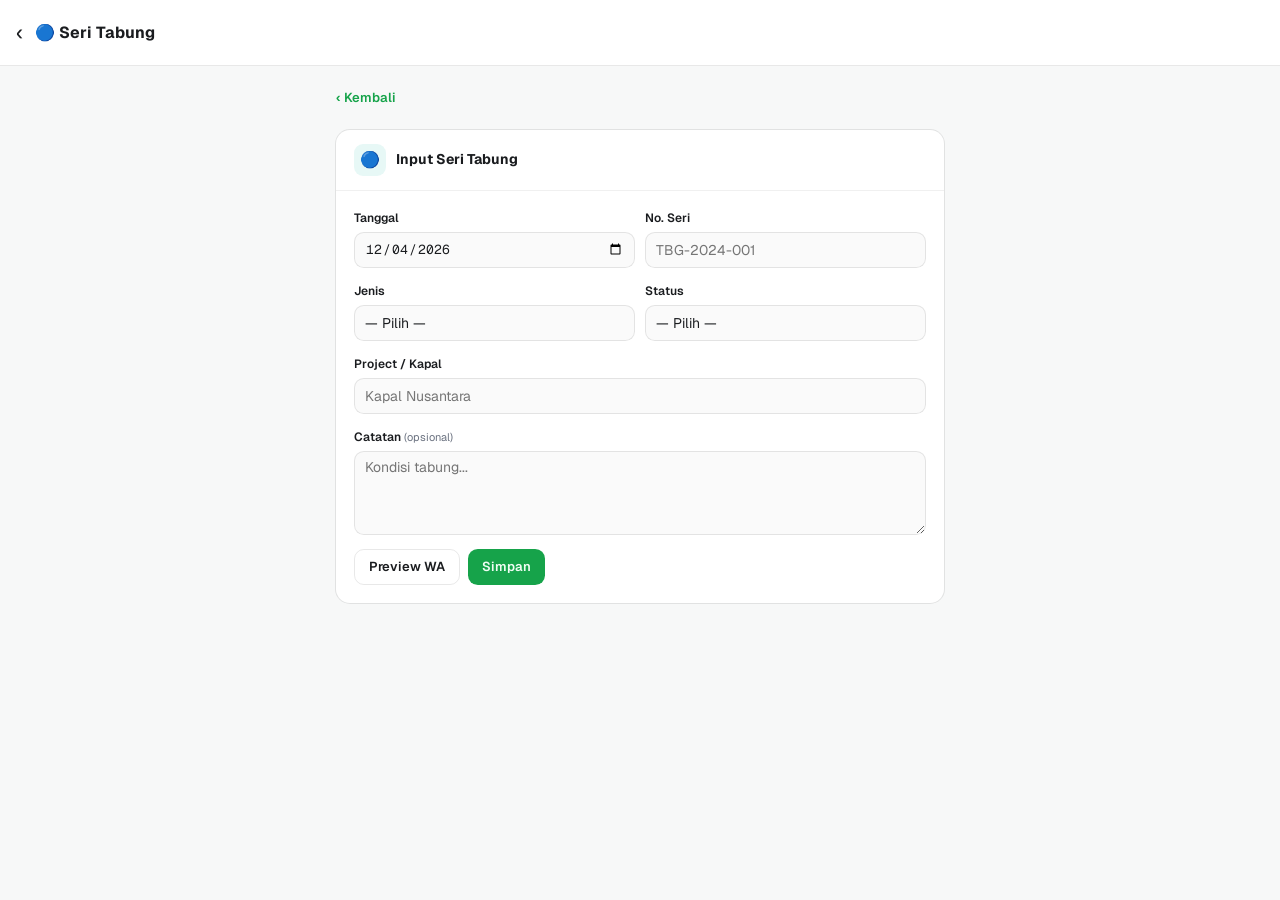
<file: input-tabung.html>
<!DOCTYPE html>
<html lang="id" data-theme="dark">
<head>
<meta charset="UTF-8"/>
<meta name="theme-color" id="tc" content="#171b21"/>
<meta name="viewport" content="width=device-width,initial-scale=1.0,maximum-scale=1.0,user-scalable=no"/>
<title>Seri Tabung - PT. SHM</title>
<link href="https://fonts.googleapis.com/css2?family=Geist:wght@400;500;600;700;800&family=Geist+Mono:wght@400;500;600&display=swap" rel="stylesheet"/>
<link rel="stylesheet" href="common.css"/>
<style>
.pg-hdr{display:flex;align-items:center;gap:12px;padding:16px;background:var(--card);border-bottom:1px solid var(--border);position:sticky;top:0;z-index:100}
.pg-hdr h1{font-size:16px;font-weight:700;margin:0}
.pg-body{padding:16px;max-width:640px;margin:0 auto}
</style>
</head>
<body>
<div class="pg-hdr">
  <a href="input.html" style="font-size:22px;text-decoration:none;color:var(--fg)">&#8249;</a>
  <h1>&#128309; Seri Tabung</h1>
</div>
<div class="pg-body">
        <div class="back-row"><a class="back-lnk" href="input.html">&#8249; Kembali</a></div>
        <div class="card">
          <div class="card-hdr"><div class="cico ct">&#128309;</div><div><div class="card-ttl">Input Seri Tabung</div></div></div>
          <div class="card-body">
            <div class="fs">
              <div class="fr">
                <div class="field"><label class="flbl">Tanggal</label><input type="date" id="t_tgl"/></div>
                <div class="field"><label class="flbl">No. Seri</label><input type="text" id="t_seri" placeholder="TBG-2024-001"/></div>
              </div>
              <div class="fr">
                <div class="field"><label class="flbl">Jenis</label>
                  <select id="t_jenis"><option value="">— Pilih —</option><option>Oksigen</option><option>Asetilen</option><option>Argon</option><option>CO2</option></select>
                </div>
                <div class="field"><label class="flbl">Status</label>
                  <select id="t_status"><option value="">— Pilih —</option><option>Normal</option><option>No Seri Hilang</option><option>Tidak Terbaca</option></select>
                </div>
              </div>
              <div class="field"><label class="flbl">Project / Kapal</label><input type="text" id="t_proj" placeholder="Kapal Nusantara"/></div>
              <div class="field"><label class="flbl">Catatan <span class="opt">(opsional)</span></label><textarea id="t_cat" placeholder="Kondisi tabung..."></textarea></div>
            </div>
            <div class="brow">
              <button class="btn btn-o" onclick="prevTabung()">Preview WA</button>
              <button class="btn btn-p" onclick="saveTabung()">Simpan</button>
            </div>
          </div>
        </div>
        <div class="card" id="t_prev_card" style="display:none">
          <div class="card-hdr"><div class="cico ct">&#128172;</div><div><div class="card-ttl">Preview WhatsApp</div></div></div>
          <div class="card-body"><div class="pre-box" id="t_prev"></div>
            <div class="brow"><button class="btn btn-g btn-sm" onclick="copyEl('t_prev')">Salin Teks</button></div>
          </div>
        </div>
      </div>
</div>
<div id="toast"></div>
<script src="common.js"></script>
</body>
</html>
</file>
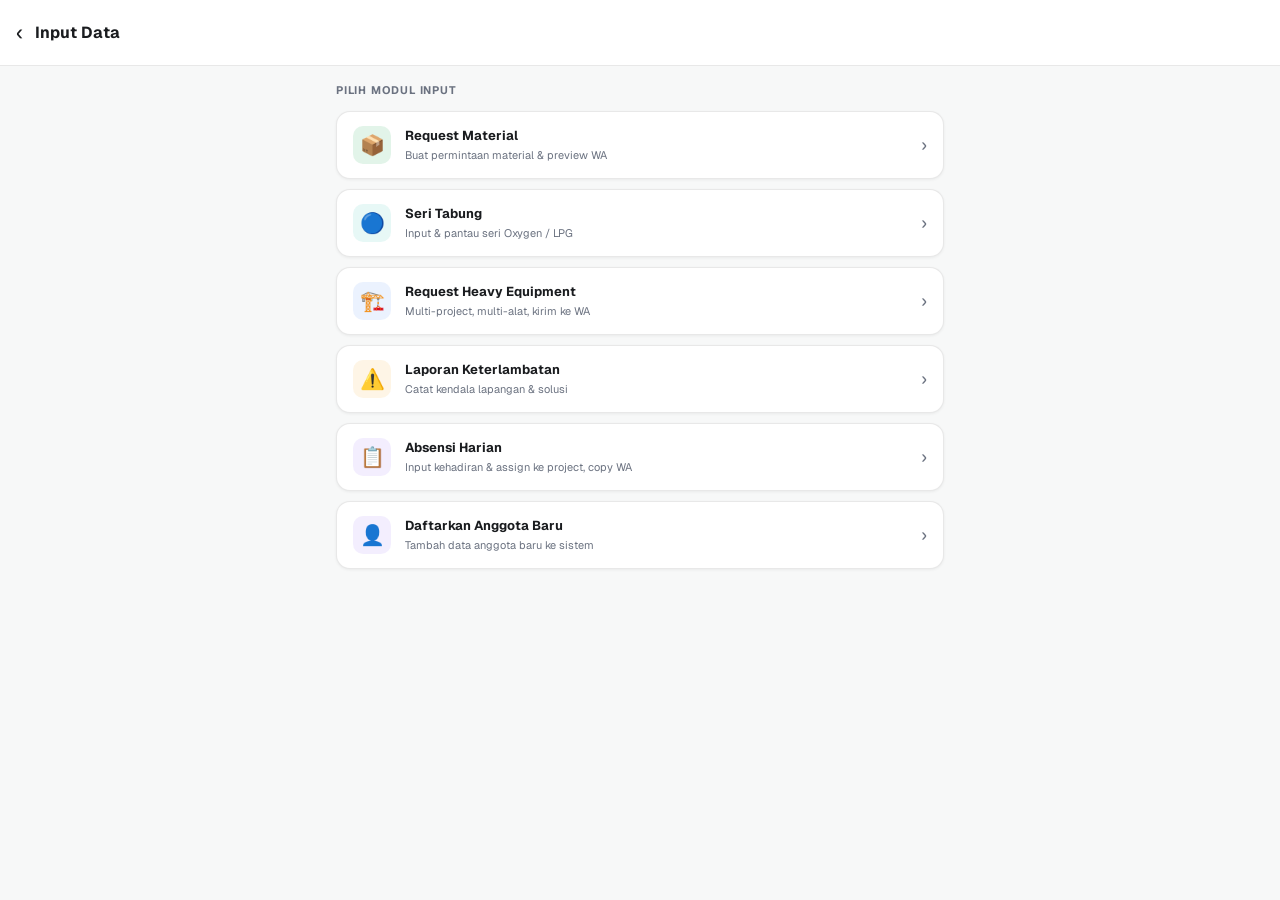
<file: input.html>
<!DOCTYPE html>
<html lang="id" data-theme="dark">
<head>
<meta charset="UTF-8"/>
<meta name="theme-color" id="tc" content="#171b21"/>
<meta name="viewport" content="width=device-width,initial-scale=1.0,maximum-scale=1.0,user-scalable=no"/>
<title>Input Data - PT. SHM</title>
<link href="https://fonts.googleapis.com/css2?family=Geist:wght@400;500;600;700;800&family=Geist+Mono:wght@400;500;600&display=swap" rel="stylesheet"/>
<link rel="stylesheet" href="common.css"/>
<style>
.pg-hdr{display:flex;align-items:center;gap:12px;padding:16px;background:var(--card);border-bottom:1px solid var(--border);position:sticky;top:0;z-index:100}
.pg-hdr h1{font-size:16px;font-weight:700;margin:0}
.pg-body{padding:16px;max-width:640px;margin:0 auto}
.input-sub-btn{text-decoration:none;color:inherit}
</style>
</head>
<body>
<div class="pg-hdr">
  <a href="index.html" style="font-size:22px;text-decoration:none;color:var(--fg)">&#8249;</a>
  <h1>Input Data</h1>
</div>
<div class="pg-body">
  <div class="sec-lbl" style="margin-top:0">Pilih Modul Input</div>

  <a class="input-sub-btn" href="input-material.html">
    <div class="isb-ico ig">&#128230;</div>
    <div class="isb-body"><div class="isb-title">Request Material</div><div class="isb-desc">Buat permintaan material &amp; preview WA</div></div>
    <span class="isb-arr">&#8250;</span>
  </a>

  <a class="input-sub-btn" href="input-tabung.html">
    <div class="isb-ico ct">&#128309;</div>
    <div class="isb-body"><div class="isb-title">Seri Tabung</div><div class="isb-desc">Input &amp; pantau seri Oxygen / LPG</div></div>
    <span class="isb-arr">&#8250;</span>
  </a>

  <a class="input-sub-btn" href="input-he.html">
    <div class="isb-ico cb">&#127959;&#65039;</div>
    <div class="isb-body"><div class="isb-title">Request Heavy Equipment</div><div class="isb-desc">Multi-project, multi-alat, kirim ke WA</div></div>
    <span class="isb-arr">&#8250;</span>
  </a>

  <a class="input-sub-btn" href="input-kendala.html">
    <div class="isb-ico ca">&#9888;&#65039;</div>
    <div class="isb-body"><div class="isb-title">Laporan Keterlambatan</div><div class="isb-desc">Catat kendala lapangan &amp; solusi</div></div>
    <span class="isb-arr">&#8250;</span>
  </a>

  <a class="input-sub-btn" href="input-absensi-harian.html">
    <div class="isb-ico cv">&#128203;</div>
    <div class="isb-body"><div class="isb-title">Absensi Harian</div><div class="isb-desc">Input kehadiran &amp; assign ke project, copy WA</div></div>
    <span class="isb-arr">&#8250;</span>
  </a>

  <a class="input-sub-btn" href="input-anggota.html">
    <div class="isb-ico cv">&#128100;</div>
    <div class="isb-body"><div class="isb-title">Daftarkan Anggota Baru</div><div class="isb-desc">Tambah data anggota baru ke sistem</div></div>
    <span class="isb-arr">&#8250;</span>
  </a>
</div>
<div id="toast"></div>
<script src="common.js"></script>
</body>
</html>
</file>
<file: common.css>
/* ── TOKENS ── */
:root{
  --bg:#f7f8f8;--fg:#1a1c1f;
  --card:#fff;--card-fg:#1a1c1f;
  --muted:#f1f3f4;--muted-fg:#6b7280;
  --primary:#16a34a;--primary-fg:#f0fdf4;
  --p10:rgba(22,163,74,.10);--p12:rgba(22,163,74,.12);
  --p15:rgba(22,163,74,.15);--p30:rgba(22,163,74,.30);
  --destructive:#dc2626;--d10:rgba(220,38,38,.10);--d20:rgba(220,38,38,.20);
  --border:rgba(0,0,0,.09);--border2:rgba(0,0,0,.06);
  --input:rgba(0,0,0,.09);--ring:#16a34a;
  --c3:#3b82f6;--c4:#f59e0b;
  --r:.875rem;--nav:68px;--hdr:60px;
}
[data-theme=dark]{
  --bg:#171b21;--fg:#f1f3f4;
  --card:#1e242c;--card-fg:#f1f3f4;
  --muted:#252d38;--muted-fg:#8b9ab1;
  --primary:#22c55e;--primary-fg:#052e16;
  --p10:rgba(34,197,94,.10);--p12:rgba(34,197,94,.12);
  --p15:rgba(34,197,94,.15);--p30:rgba(34,197,94,.30);
  --destructive:#ef4444;--d10:rgba(239,68,68,.12);--d20:rgba(239,68,68,.22);
  --border:rgba(255,255,255,.08);--border2:rgba(255,255,255,.05);
  --input:rgba(255,255,255,.10);--ring:#22c55e;
  --c3:#60a5fa;--c4:#fbbf24;
}
/* ── RESET ── */
*,*::before,*::after{box-sizing:border-box;margin:0;padding:0}
html{height:100%;-webkit-tap-highlight-color:transparent}
body{font-family:'Geist',-apple-system,sans-serif;font-size:14px;line-height:1.5;
  color:var(--fg);background:var(--bg);min-height:100dvh;
  -webkit-font-smoothing:antialiased;overscroll-behavior:none}
button{font-family:inherit;cursor:pointer;border:none;background:none}

/* ── LOGO SVG ── */
.lsvg rect{fill:var(--p10)}
.lsvg path{stroke:var(--primary)}
.lanim{stroke-dasharray:240;stroke-dashoffset:240;
  animation:logo-draw 1.4s ease-in-out .1s forwards}
@keyframes logo-draw{
  0%{stroke-dashoffset:240;opacity:0}
  20%{opacity:1}
  100%{stroke-dashoffset:0;opacity:1}
}
@keyframes logo-pop{from{transform:scale(.6);opacity:0}to{transform:scale(1);opacity:1}}
@keyframes fade-up{from{transform:translateY(12px);opacity:0}to{transform:translateY(0);opacity:1}}
@keyframes pulse-dot{0%,100%{opacity:1}50%{opacity:.2}}

/* ── SPLASH ── */
#splash{
  position:fixed;inset:0;z-index:9000;
  background:var(--bg);
  display:flex;flex-direction:column;align-items:center;justify-content:center;
  transition:opacity .5s ease;
}
#splash.out{opacity:0;pointer-events:none}
.s-logo{width:96px;height:96px;margin-bottom:28px;
  animation:logo-pop .7s cubic-bezier(.34,1.56,.64,1) forwards}
.s-text{text-align:center;opacity:0;animation:fade-up .6s ease .5s forwards}
.s-text h1{font-size:22px;font-weight:700;letter-spacing:-.4px;color:var(--fg)}
.s-text p{font-size:13px;color:var(--muted-fg);margin-top:5px}
.s-foot{position:absolute;bottom:36px;display:flex;align-items:center;gap:7px;
  opacity:0;animation:fade-up .5s ease 1s forwards}
.s-dot{width:6px;height:6px;border-radius:50%;background:var(--primary);
  animation:pulse-dot 1.3s ease infinite}
.s-foot span{font-size:12px;font-weight:500;color:var(--muted-fg)}

/* ── HOME ── */
#home{display:none;min-height:100dvh;background:var(--bg)}
.h-hdr{display:flex;align-items:center;gap:12px;padding:20px 20px 16px;border-bottom:1px solid var(--border)}
.h-logo{width:40px;height:40px;flex-shrink:0}
.h-info h1{font-size:16px;font-weight:700;letter-spacing:-.3px;color:var(--fg)}
.h-info p{font-size:11px;color:var(--muted-fg);margin-top:1px}
.h-right{margin-left:auto;display:flex;align-items:center;gap:8px}
.s-pill{display:inline-flex;align-items:center;gap:5px;background:var(--p10);
  color:var(--primary);border-radius:20px;padding:4px 10px;font-size:11px;font-weight:600}
.s-pill::before{content:'';width:5px;height:5px;border-radius:50%;background:var(--primary);
  animation:pulse-dot 1.3s ease infinite}
.tbtn{width:34px;height:34px;border-radius:50%;display:flex;align-items:center;
  justify-content:center;background:var(--muted);border:1px solid var(--border);
  font-size:15px;transition:background .15s}
.tbtn:hover{background:var(--p10)}
.h-body{padding:20px 20px 40px}
.sec-lbl{font-size:11px;font-weight:700;text-transform:uppercase;letter-spacing:.8px;
  color:var(--muted-fg);margin-bottom:12px}
.h-grid{display:grid;grid-template-columns:1fr 1fr;gap:12px}
.hc{background:var(--card);border:1px solid var(--border);border-radius:calc(var(--r)*1.4);
  padding:18px 16px;display:flex;flex-direction:column;align-items:flex-start;gap:14px;
  transition:border-color .15s,box-shadow .15s,transform .15s;
  box-shadow:0 1px 3px rgba(0,0,0,.06);text-align:left;color:inherit;width:100%}
.hc:hover{border-color:var(--p30);box-shadow:0 4px 16px rgba(0,0,0,.1)}
.hc:active{transform:scale(.97)}
.hc-ico{width:44px;height:44px;border-radius:12px;
  display:flex;align-items:center;justify-content:center;font-size:22px}
.ig{background:var(--p12)} .ib{background:rgba(59,130,246,.10)}
.iv{background:rgba(139,92,246,.10)} .ia{background:rgba(245,158,11,.10)}
.hc-body{width:100%}
.hc-row{display:flex;align-items:center;justify-content:space-between}
.hc-title{font-size:14px;font-weight:700;color:var(--fg)}
.hc-arr{color:var(--muted-fg);font-size:16px;line-height:1}
.hc-desc{font-size:11px;color:var(--muted-fg);margin-top:3px;line-height:1.4}

/* ── APP SHELL ── */
#app{display:none}
#app.on{display:flex;flex-direction:column;min-height:100dvh}
.a-hdr{position:sticky;top:0;z-index:100;height:var(--hdr);
  display:flex;align-items:center;gap:10px;padding:0 16px;
  background:color-mix(in srgb,var(--bg) 80%,transparent);
  backdrop-filter:blur(16px);-webkit-backdrop-filter:blur(16px);
  border-bottom:1px solid var(--border)}
.back-btn{width:36px;height:36px;border-radius:50%;
  display:flex;align-items:center;justify-content:center;
  color:var(--muted-fg);font-size:22px;
  transition:background .15s,color .15s}
.back-btn:hover{background:var(--muted);color:var(--fg)}
.a-logo{width:32px;height:32px;flex-shrink:0}
.a-titles{flex:1;min-width:0}
.a-titles h1{font-size:15px;font-weight:700;letter-spacing:-.2px;line-height:1.2}
.a-titles p{font-size:11px;color:var(--muted-fg);margin-top:1px}
.a-right{margin-left:auto}
.a-main{flex:1;padding:16px 16px calc(var(--nav) + 16px)}
.b-nav{position:fixed;bottom:0;left:0;right:0;z-index:100;height:var(--nav);
  display:grid;grid-template-columns:repeat(4,1fr);padding:0 4px 6px;align-items:end;
  background:color-mix(in srgb,var(--bg) 85%,transparent);
  backdrop-filter:blur(16px);-webkit-backdrop-filter:blur(16px);
  border-top:1px solid var(--border)}
.nb{display:flex;flex-direction:column;align-items:center;gap:2px;
  padding:8px 4px 4px;color:var(--muted-fg);transition:color .15s}
.nb.on{color:var(--primary)}
.nb-ico{width:36px;height:36px;border-radius:12px;
  display:flex;align-items:center;justify-content:center;font-size:18px;transition:background .15s}
.nb.on .nb-ico{background:var(--p12)}
.nb-lbl{font-size:10px;font-weight:600;letter-spacing:.1px}

/* ── PAGES ── */
.page{display:none}.page.on{display:block}
.subpage{display:none}.subpage.on{display:block}

/* ── CARD ── */
.card{background:var(--card);color:var(--card-fg);border-radius:var(--r);
  box-shadow:0 0 0 1px var(--border);overflow:hidden;margin-bottom:14px}
.card-hdr{padding:14px 18px;border-bottom:1px solid var(--border2);
  display:flex;align-items:center;gap:10px}
.cico{width:32px;height:32px;border-radius:9px;
  display:flex;align-items:center;justify-content:center;font-size:16px;flex-shrink:0}
.cg{background:var(--p12)} .cb{background:rgba(59,130,246,.10)}
.ca{background:rgba(245,158,11,.10)} .cr{background:rgba(239,68,68,.10)}
.cv{background:rgba(139,92,246,.10)} .ct{background:rgba(20,184,166,.10)}
.card-ttl{font-size:14px;font-weight:700}
.card-sub{font-size:11px;color:var(--muted-fg);margin-top:1px}
.card-body{padding:18px}

/* ── FORM ── */
.fs{display:flex;flex-direction:column;gap:14px}
.fr{display:grid;grid-template-columns:1fr 1fr;gap:10px}
.fr3{display:grid;grid-template-columns:1fr 1fr 1fr;gap:10px}
@media(max-width:400px){.fr,.fr3{grid-template-columns:1fr}}
.field{display:flex;flex-direction:column;gap:5px}
.flbl{font-size:12px;font-weight:600;color:var(--fg)}
.flbl .opt{font-weight:400;color:var(--muted-fg);font-size:11px}
input,select,textarea{font-family:'Geist',sans-serif;font-size:14px;
  color:var(--fg);background:transparent;
  border:1px solid var(--input);border-radius:calc(var(--r)*.7);
  padding:6px 10px;width:100%;height:36px;outline:none;
  transition:border-color .15s,box-shadow .15s}
input:focus,select:focus,textarea:focus{border-color:var(--ring);box-shadow:0 0 0 3px var(--p15)}
input[type=date],input[type=time]{font-family:'Geist Mono',monospace;font-size:13px}
textarea{height:auto;min-height:84px;resize:vertical}
input[readonly]{opacity:.55;cursor:default}
select{appearance:none;
  background-image:url("data:image/svg+xml,%3Csvg xmlns='http://www.w3.org/2000/svg' width='12' height='12' viewBox='0 0 24 24' fill='none' stroke='%238b9ab1' stroke-width='2.5' stroke-linecap='round'%3E%3Cpath d='M6 9l6 6 6-6'/%3E%3C/svg%3E");
  background-repeat:no-repeat;background-position:right 10px center;padding-right:30px}
[data-theme=light] input,[data-theme=light] select,[data-theme=light] textarea{background:rgba(0,0,0,.02)}
.dlbl{display:flex;align-items:center;gap:8px;font-size:11px;font-weight:700;
  text-transform:uppercase;letter-spacing:.8px;color:var(--muted-fg);margin:16px 0 10px}
.dlbl::after{content:'';flex:1;height:1px;background:var(--border)}

/* ── TAGS ── */
.tags{border:1px solid var(--input);border-radius:calc(var(--r)*.7);
  padding:5px 8px;display:flex;flex-wrap:wrap;gap:5px;cursor:text;min-height:36px;
  transition:border-color .15s,box-shadow .15s}
.tags:focus-within{border-color:var(--ring);box-shadow:0 0 0 3px var(--p15)}
.tag{background:var(--p12);color:var(--primary);border-radius:6px;padding:2px 8px;
  font-size:12px;font-weight:600;display:flex;align-items:center;gap:4px}
.tag button{background:none;color:inherit;font-size:14px;line-height:1;opacity:.7;padding:0}
.tag button:hover{opacity:1}
.tinput{border:none;outline:none;font-size:13px;flex:1;min-width:80px;padding:2px;
  font-family:inherit;background:transparent;color:var(--fg)}
.blk-item{display:flex;align-items:center;justify-content:space-between;
  background:var(--muted);border:1px solid var(--border);
  border-radius:calc(var(--r)*.7);padding:8px 12px;margin-bottom:6px;font-size:13px}
.blk-item strong{color:var(--primary)}

/* ── BUTTONS ── */
.btn{display:inline-flex;align-items:center;justify-content:center;gap:6px;
  height:36px;padding:0 14px;border-radius:calc(var(--r)*.7);
  font-size:13px;font-weight:600;transition:all .15s;white-space:nowrap}
.btn:active{transform:scale(.97)}
.btn:disabled{opacity:.45;pointer-events:none}
.btn-p{background:var(--primary);color:var(--primary-fg)}
.btn-p:hover{filter:brightness(1.06)}
.btn-o{background:transparent;color:var(--fg);border:1px solid var(--border)}
.btn-o:hover{background:var(--muted);color:var(--fg)}
.btn-g{background:transparent;color:var(--muted-fg)}
.btn-g:hover{background:var(--muted);color:var(--fg)}
.btn-d{background:var(--d10);color:var(--destructive)}
.btn-d:hover{background:var(--d20)}
.btn-sm{height:30px;padding:0 10px;font-size:12px;border-radius:calc(var(--r)*.6)}
.btn-fw{width:100%}
.brow{display:flex;gap:8px;flex-wrap:wrap;margin-top:14px}

/* ── BADGE ── */
.bdg{display:inline-flex;align-items:center;gap:4px;padding:2px 8px;
  border-radius:20px;border:1px solid transparent;font-size:11px;font-weight:600;white-space:nowrap}
.bdg-p{background:var(--p15);color:var(--primary);border-color:var(--p30)}
.bdg-a{background:rgba(245,158,11,.12);color:#b45309;border-color:rgba(245,158,11,.25)}
.bdg-r{background:var(--d10);color:var(--destructive);border-color:var(--d20)}
.bdg-m{background:var(--muted);color:var(--muted-fg);border-color:var(--border)}

/* ── SWITCH ── */
.sw-row{display:flex;align-items:center;justify-content:space-between;padding:2px 0}
.sw-info span{display:block;font-size:13px;font-weight:600}
.sw-info small{font-size:11px;color:var(--muted-fg)}
.sw{position:relative;width:36px;height:20px;flex-shrink:0}
.sw input{opacity:0;width:0;height:0}
.sw-trk{position:absolute;inset:0;border-radius:20px;background:var(--input);
  transition:background .2s;cursor:pointer}
.sw input:checked+.sw-trk{background:var(--primary)}
.sw-th{position:absolute;top:2px;left:2px;width:16px;height:16px;border-radius:50%;
  background:var(--card);transition:transform .2s;pointer-events:none}
.sw input:checked~.sw-th{transform:translateX(16px)}

/* ── PREVIEW ── */
.pre-box{background:var(--muted);border:1px solid var(--border);
  border-radius:calc(var(--r)*.7);padding:14px;
  font-family:'Geist Mono',monospace;font-size:12px;line-height:1.8;
  color:var(--fg);white-space:pre-wrap;max-height:240px;overflow-y:auto}

/* ── TABLE ── */
.tbl-wrap{overflow-x:auto}
.tbl{width:100%;border-collapse:collapse;font-size:13px}
.tbl thead tr{border-bottom:1px solid var(--border)}
.tbl th{padding:10px;text-align:left;font-size:11px;font-weight:600;
  color:var(--fg);white-space:nowrap}
.tbl td{padding:10px;border-bottom:1px solid var(--border2);
  color:var(--fg);vertical-align:middle;white-space:nowrap}
.tbl tr:last-child td{border-bottom:none}
.tbl tbody tr:hover td{background:var(--p10)}

/* ── SEARCH+FILTER ── */
.sw-wrap{position:relative;margin-bottom:12px}
.sw-ico{position:absolute;left:10px;top:50%;transform:translateY(-50%);
  color:var(--muted-fg);font-size:14px;pointer-events:none}
.sw-wrap input{padding-left:32px}
.f-chips{display:flex;gap:7px;overflow-x:auto;padding-bottom:4px;margin-bottom:12px;scrollbar-width:none}
.f-chips::-webkit-scrollbar{display:none}
.f-chip{flex-shrink:0;padding:4px 12px;border-radius:20px;font-size:12px;font-weight:600;
  border:1px solid var(--border);background:var(--card);color:var(--muted-fg);transition:all .15s}
.f-chip.on{background:var(--primary);color:var(--primary-fg);border-color:var(--primary)}
.f-chip:hover:not(.on){border-color:var(--primary);color:var(--primary)}

/* ── ABSEN TABLE ── */
.ab-wrap{overflow-x:auto;border-radius:calc(var(--r)*.7);border:1px solid var(--border)}
.ab-tbl{width:100%;border-collapse:collapse;font-size:12px;min-width:460px}
.ab-tbl th{padding:9px 6px;text-align:center;font-size:11px;font-weight:700;
  color:var(--muted-fg);border-bottom:1px solid var(--border);background:var(--muted);white-space:nowrap}
.ab-tbl th:first-child{text-align:left;padding-left:12px}
.ab-tbl td{padding:7px 4px;border-bottom:1px solid var(--border2);text-align:center}
.ab-tbl td:first-child{text-align:left;padding-left:12px;font-weight:600}
.ab-tbl tr:last-child td{border-bottom:none}
.ab-tbl select{height:28px;padding:0 4px;font-size:11px;width:74px;border-radius:6px}

/* ── MEMBER CARD ── */
.mem-card{background:var(--card);border:1px solid var(--border);
  border-radius:var(--r);padding:16px;margin-bottom:10px;
  display:flex;align-items:center;gap:14px}
.mem-av{width:46px;height:46px;border-radius:50%;flex-shrink:0;
  background:var(--p12);color:var(--primary);
  display:flex;align-items:center;justify-content:center;
  font-size:18px;font-weight:700}
.mem-info{flex:1;min-width:0}
.mem-name{font-size:14px;font-weight:700;color:var(--fg)}
.mem-pos{font-size:12px;color:var(--muted-fg);margin-top:2px}
.mem-links{display:flex;gap:6px;margin-top:8px;flex-wrap:wrap}
.mlink{font-size:11px;font-weight:600;color:var(--primary);
  background:var(--p10);border-radius:6px;padding:3px 8px;text-decoration:none;transition:background .15s}
.mlink:hover{background:var(--p15)}

/* ── ABSEN REKAP ── */
.ab-rkp{background:var(--card);border:1px solid var(--border);
  border-radius:var(--r);padding:16px;margin-bottom:10px}
.ab-rkp-name{font-size:14px;font-weight:700}
.ab-rkp-week{font-size:11px;color:var(--muted-fg);margin-top:2px;margin-bottom:10px}
.ab-rkp-days{display:flex;gap:4px;flex-wrap:wrap}
.dchip{font-size:10px;font-weight:700;padding:3px 7px;border-radius:6px}
.dc-h{background:var(--p12);color:var(--primary)}
.dc-i{background:rgba(245,158,11,.12);color:#b45309}
.dc-a{background:var(--d10);color:var(--destructive)}
.dc-l{background:var(--muted);color:var(--muted-fg)}
.ab-rkp-tot{margin-top:10px;padding-top:10px;border-top:1px solid var(--border2);
  display:flex;gap:12px;flex-wrap:wrap;font-size:12px}
.tot-item{display:flex;align-items:center;gap:4px}
.tot-item b{color:var(--fg);font-weight:700}
.tot-item span{color:var(--muted-fg)}

/* ── EXPORT ── */
.fmt-grid{display:grid;grid-template-columns:1fr 1fr;gap:12px;margin-bottom:16px}
.fmt-card{background:var(--card);border:1.5px solid var(--border);
  border-radius:calc(var(--r)*1.4);padding:16px 14px;
  display:flex;flex-direction:column;align-items:flex-start;gap:12px;
  transition:all .15s;text-align:left;color:inherit}
.fmt-card.sel{border-color:var(--primary);background:var(--p10);box-shadow:0 0 0 1px var(--p30)}
.fmt-card:active{transform:scale(.97)}
.fmt-ico{width:44px;height:44px;border-radius:12px;background:var(--p12);
  color:var(--primary);display:flex;align-items:center;justify-content:center;font-size:22px}
.fmt-ttl{font-size:13px;font-weight:700}
.fmt-ext{font-size:11px;color:var(--muted-fg);margin-top:2px}

/* ── ACTIVITY LOG ── */
.act-day{font-size:11px;font-weight:700;text-transform:uppercase;
  letter-spacing:.8px;color:var(--muted-fg);margin-bottom:12px}
.act-tl{position:relative;padding-left:8px}
.act-tl::before{content:'';position:absolute;left:19px;top:4px;bottom:4px;
  width:1px;background:var(--border)}
.act-list{display:flex;flex-direction:column;gap:14px;margin-bottom:24px}
.act-item{display:flex;gap:12px}
.act-dot{z-index:1;width:36px;height:36px;border-radius:50%;flex-shrink:0;
  display:flex;align-items:center;justify-content:center;font-size:15px;
  box-shadow:0 0 0 4px var(--bg)}
.ad-c{background:var(--p12);color:var(--primary)}
.ad-u{background:rgba(59,130,246,.12);color:var(--c3)}
.ad-x{background:var(--d10);color:var(--destructive)}
.ad-e{background:rgba(245,158,11,.12);color:var(--c4)}
.ad-l{background:var(--muted);color:var(--muted-fg)}
.act-card{flex:1;min-width:0;background:var(--card);border:1px solid var(--border2);
  border-radius:calc(var(--r)*1.4);padding:14px}
.act-top{display:flex;align-items:flex-start;justify-content:space-between;gap:8px}
.act-ttl{font-size:13px;font-weight:600;line-height:1.3}
.act-time{font-size:11px;color:var(--muted-fg);white-space:nowrap;flex-shrink:0}
.act-desc{font-size:12px;color:var(--muted-fg);margin-top:4px}

/* ── INPUT SUB-MENU ── */
.input-sub-btn{background:var(--card);border:1px solid var(--border);
  border-radius:var(--r);padding:14px 16px;
  display:flex;align-items:center;gap:14px;
  transition:border-color .15s,box-shadow .15s,transform .15s;
  box-shadow:0 1px 3px rgba(0,0,0,.06);text-align:left;color:inherit;width:100%;
  margin-bottom:10px}
.input-sub-btn:hover{border-color:var(--p30);box-shadow:0 4px 16px rgba(0,0,0,.1)}
.input-sub-btn:active{transform:scale(.97)}
.isb-ico{width:38px;height:38px;border-radius:10px;
  display:flex;align-items:center;justify-content:center;font-size:20px;flex-shrink:0}
.isb-body{flex:1;min-width:0}
.isb-title{font-size:13px;font-weight:700;color:var(--fg)}
.isb-desc{font-size:11px;color:var(--muted-fg);margin-top:2px}
.isb-arr{color:var(--muted-fg);font-size:18px}
.back-row{display:flex;align-items:center;gap:8px;margin-bottom:16px}
.back-lnk{display:flex;align-items:center;gap:4px;font-size:13px;
  font-weight:600;color:var(--primary);padding:6px 0}
.back-lnk:hover{opacity:.8}

/* ── MISC ── */
.loading{text-align:center;padding:36px;color:var(--muted-fg);font-size:13px}
.spinner{width:22px;height:22px;border:2.5px solid var(--border);
  border-top-color:var(--primary);border-radius:50%;
  animation:spin .65s linear infinite;margin:0 auto 10px}
@keyframes spin{to{transform:rotate(360deg)}}
.empty{text-align:center;padding:40px 20px;color:var(--muted-fg)}
.empty .ei{font-size:32px;margin-bottom:8px;opacity:.4}
.empty p{font-size:13px}
#toast{position:fixed;bottom:calc(var(--nav) + 16px);left:50%;
  transform:translateX(-50%) translateY(6px);
  background:var(--fg);color:var(--bg);
  padding:10px 20px;border-radius:20px;font-size:13px;font-weight:600;
  box-shadow:0 8px 24px rgba(0,0,0,.3);
  opacity:0;transition:opacity .2s,transform .2s;
  pointer-events:none;z-index:9999;white-space:nowrap}
#toast.on{opacity:1;transform:translateX(-50%) translateY(0)}
.res-ct{font-size:12px;color:var(--muted-fg);margin-bottom:10px}
a{color:var(--primary);text-decoration:none}

/* ── SYNC STATUS ── */
.sync-offline-bar{
  position:fixed;top:0;left:0;right:0;z-index:9999;
  background:#f59e0b;color:#1a1a1a;
  font-size:12px;font-weight:700;text-align:center;
  padding:5px 12px;
  transform:translateY(-100%);transition:transform .3s ease;
}
.sync-offline-bar.show{transform:translateY(0);}

/* ── ABSENSI FLOW BARU ── */
.ab-step{display:none}
.ab-step.on{display:block}
.step-ind{display:flex;align-items:center;gap:0;margin-bottom:20px}
.step-dot{width:28px;height:28px;border-radius:50%;display:flex;align-items:center;
  justify-content:center;font-size:11px;font-weight:700;flex-shrink:0;
  background:var(--muted);color:var(--muted-fg);border:2px solid var(--border);
  transition:all .2s}
.step-dot.done{background:var(--primary);color:var(--primary-fg);border-color:var(--primary)}
.step-dot.active{background:var(--p15);color:var(--primary);border-color:var(--primary)}
.step-line{flex:1;height:2px;background:var(--border);transition:background .2s}
.step-line.done{background:var(--primary)}
.step-lbl{font-size:10px;font-weight:600;color:var(--muted-fg);text-align:center;
  margin-top:4px;white-space:nowrap}
.step-lbl.active{color:var(--primary)}
.step-wrap{display:flex;flex-direction:column;align-items:center;gap:0}
/* anggota list absensi */
.an-ab-row{display:flex;align-items:center;gap:10px;
  padding:10px 12px;border-bottom:1px solid var(--border2);
  background:var(--card)}
.an-ab-row:last-child{border-bottom:none}
.an-ab-av{width:34px;height:34px;border-radius:50%;flex-shrink:0;
  background:var(--p12);color:var(--primary);
  display:flex;align-items:center;justify-content:center;
  font-size:13px;font-weight:700}
.an-ab-name{font-size:13px;font-weight:700;flex:1;min-width:0}
.an-ab-pos{font-size:11px;color:var(--muted-fg)}
.an-ab-ctrl{display:flex;align-items:center;gap:6px;flex-shrink:0}
.ab-status-sel{height:30px;padding:0 6px;font-size:11px;font-weight:600;
  border-radius:8px;min-width:88px;border:1.5px solid var(--border);
  background:var(--muted);color:var(--fg)}
.ab-status-sel.s-masuk{border-color:var(--primary);background:var(--p12);color:var(--primary)}
.ab-status-sel.s-lembur{border-color:#f59e0b;background:rgba(245,158,11,.12);color:#b45309}
.ab-status-sel.s-setengah{border-color:#3b82f6;background:rgba(59,130,246,.1);color:#1d4ed8}
.ab-status-sel.s-libur{border-color:var(--border);background:var(--muted);color:var(--muted-fg)}
.ab-jam-inp{width:76px;height:30px;font-size:11px;border-radius:8px;
  border:1.5px solid var(--border);padding:0 6px;display:none}
.ab-jam-inp.show{display:block}
/* project assign step */
.proj-assign-row{background:var(--card);border:1px solid var(--border);
  border-radius:var(--r);margin-bottom:10px;overflow:hidden}
.proj-assign-hdr{display:flex;align-items:center;justify-content:space-between;
  padding:12px 14px;cursor:pointer;user-select:none}
.proj-assign-hdr:active{background:var(--muted)}
.proj-assign-name{font-size:14px;font-weight:700;color:var(--fg)}
.proj-assign-ct{font-size:11px;color:var(--muted-fg)}
.proj-assign-body{display:none;border-top:1px solid var(--border2);padding:10px 12px}
.proj-assign-body.open{display:block}
.assign-member{display:flex;align-items:center;gap:8px;padding:7px 4px;
  border-bottom:1px solid var(--border2)}
.assign-member:last-child{border-bottom:none}
.assign-cb{width:18px;height:18px;border-radius:5px;accent-color:var(--primary);
  cursor:pointer;flex-shrink:0}
.assign-name{font-size:13px;flex:1}
.assign-status{font-size:11px;font-weight:600;padding:2px 7px;border-radius:6px}
.as-masuk{background:var(--p12);color:var(--primary)}
.as-lembur{background:rgba(245,158,11,.12);color:#b45309}
.as-setengah{background:rgba(59,130,246,.1);color:#1d4ed8}
/* output preview */
.wa-out-box{background:var(--muted);border:1px solid var(--border);
  border-radius:calc(var(--r)*.7);padding:14px;
  font-family:'Geist Mono',monospace;font-size:12px;line-height:1.9;
  color:var(--fg);white-space:pre-wrap;word-break:break-word}
.out-section{margin-bottom:16px}
.out-section-ttl{font-size:11px;font-weight:700;text-transform:uppercase;
  letter-spacing:.7px;color:var(--muted-fg);margin-bottom:8px}
.proj-chip-add{display:flex;gap:8px;align-items:center;margin-bottom:10px}
.proj-chip-add input{flex:1}
</file>
